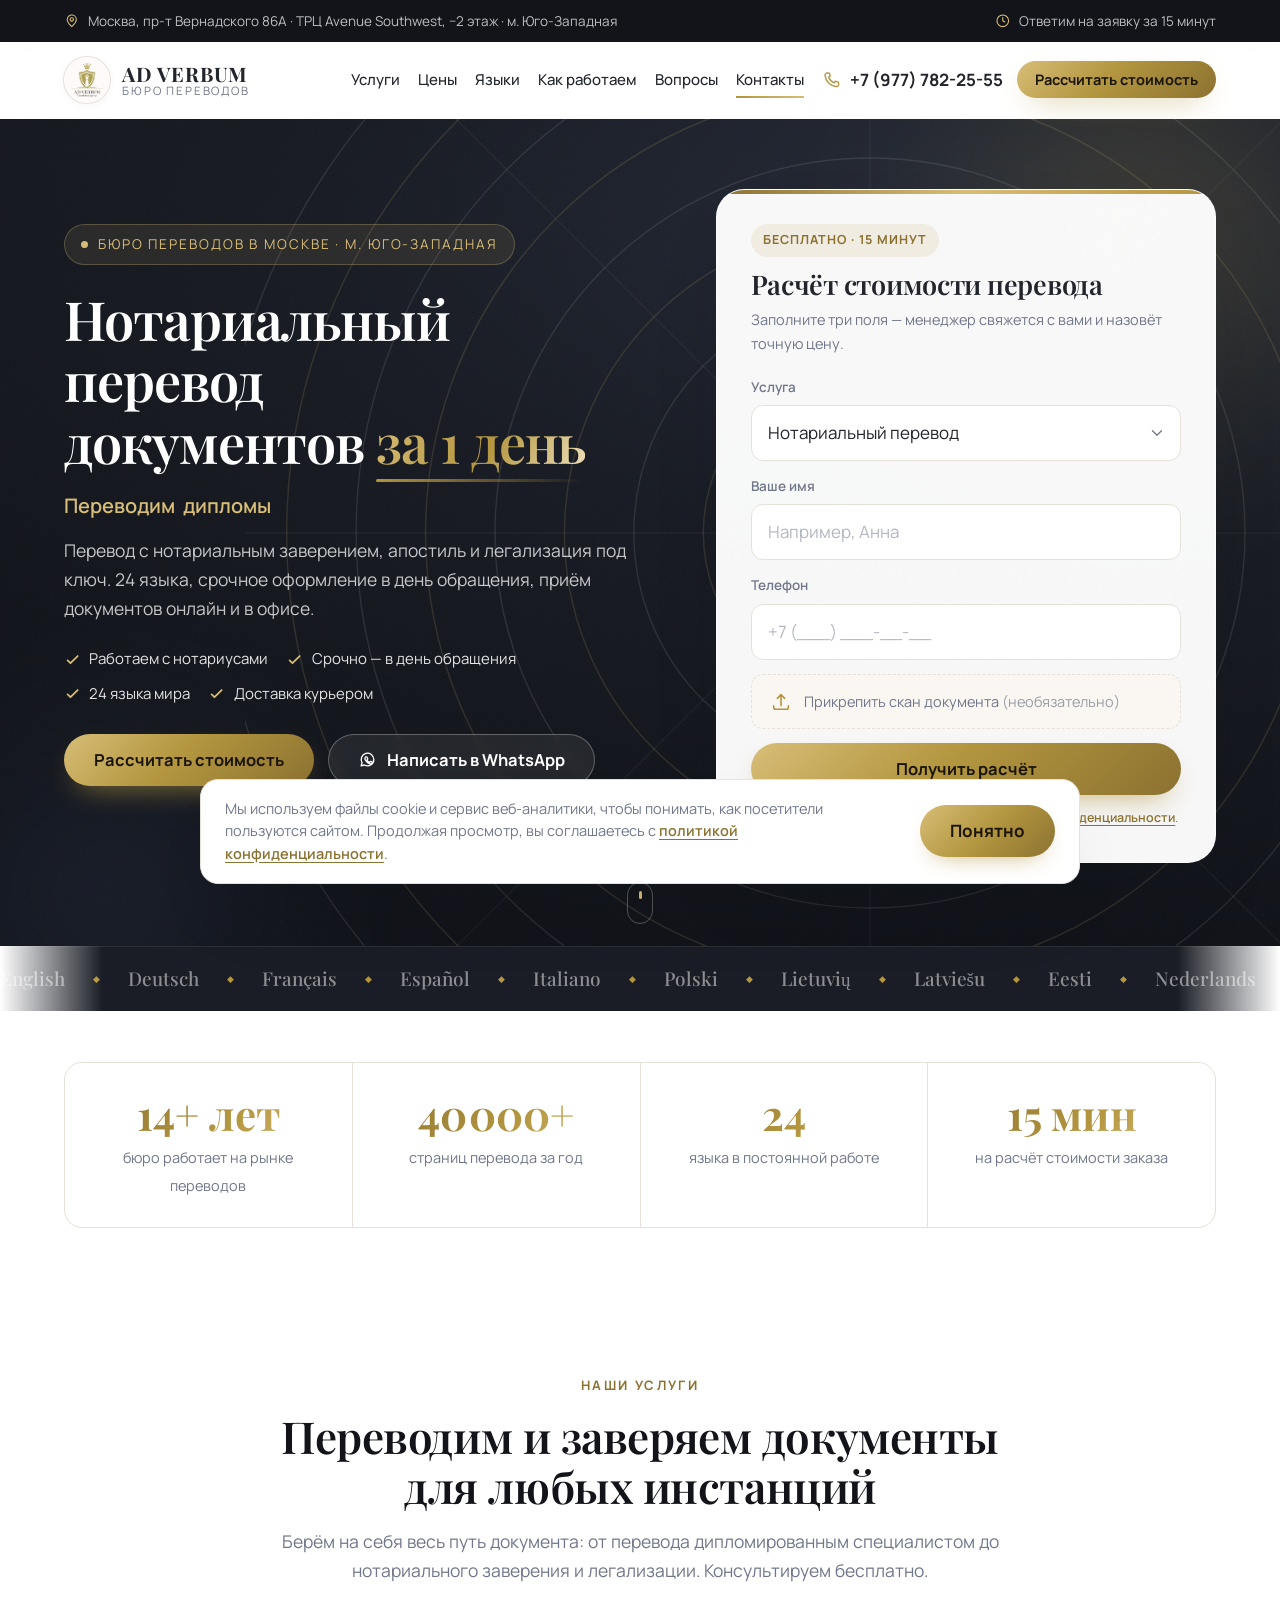
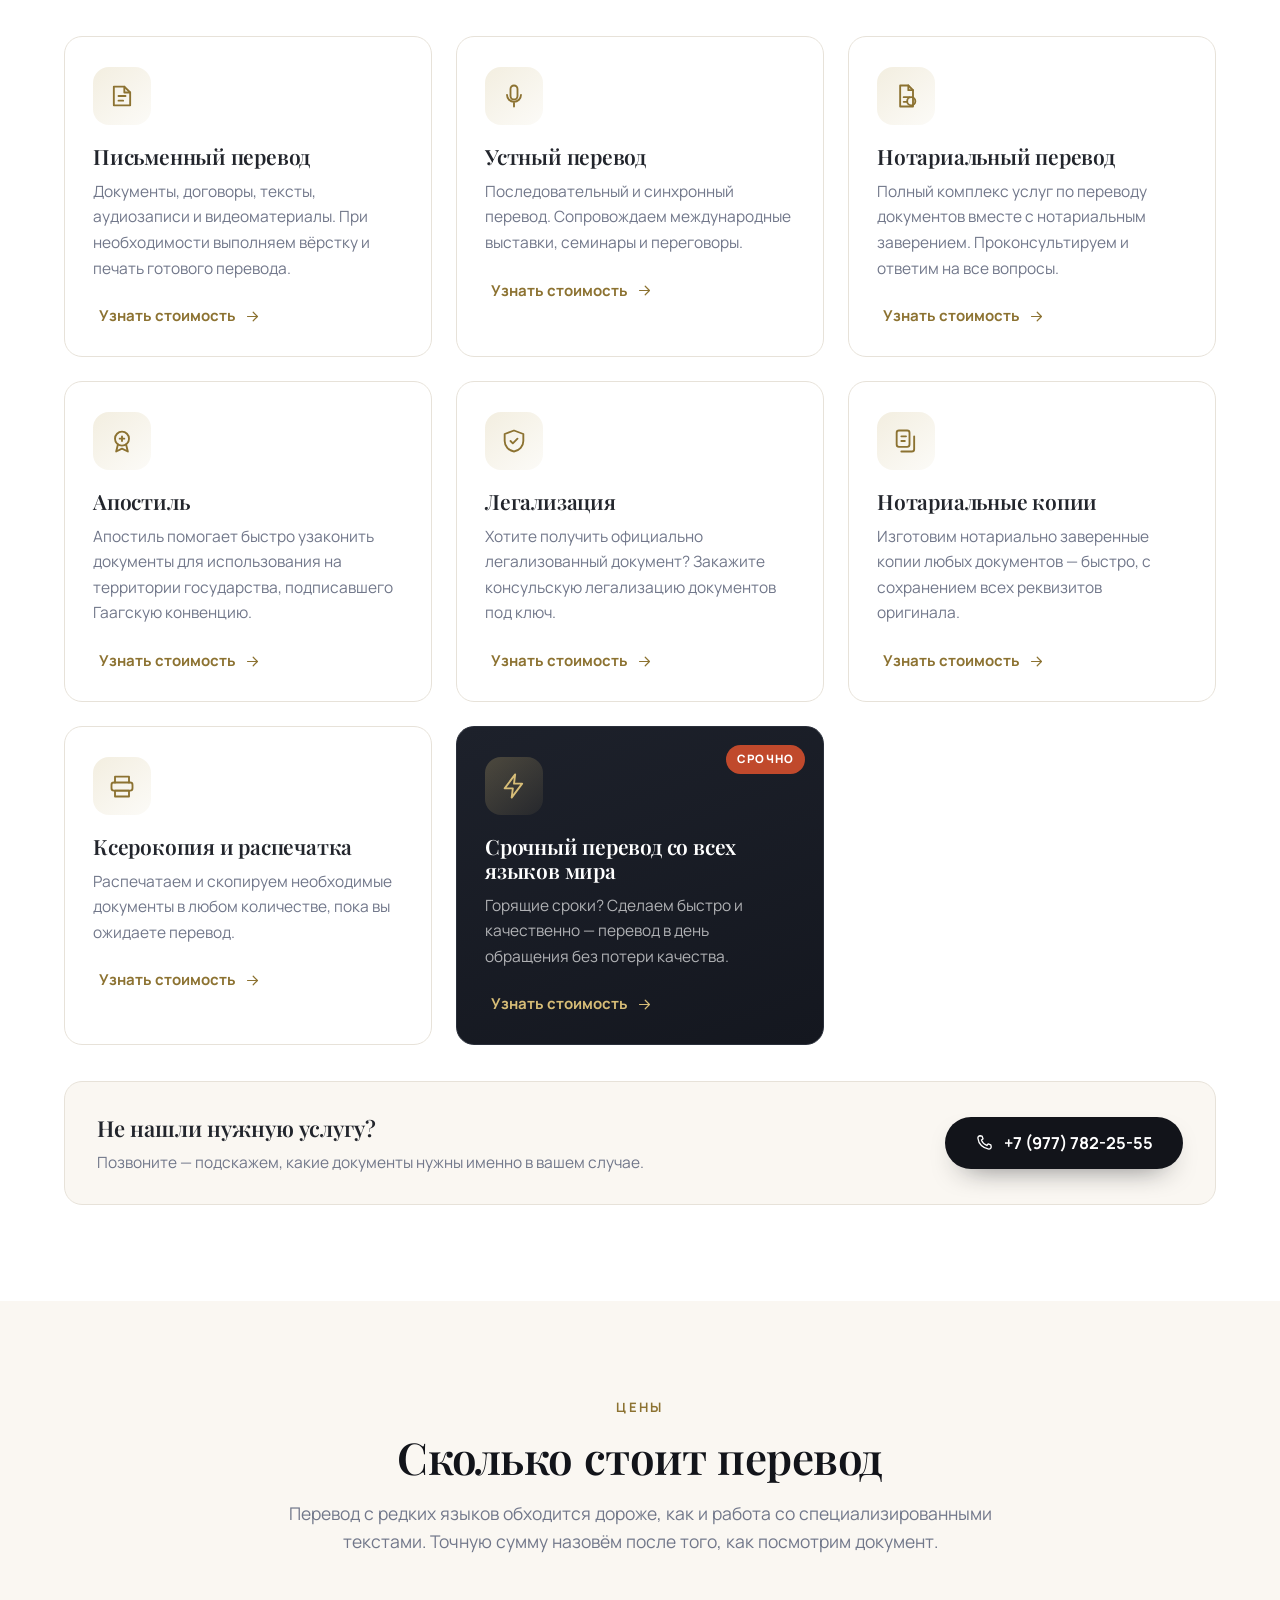
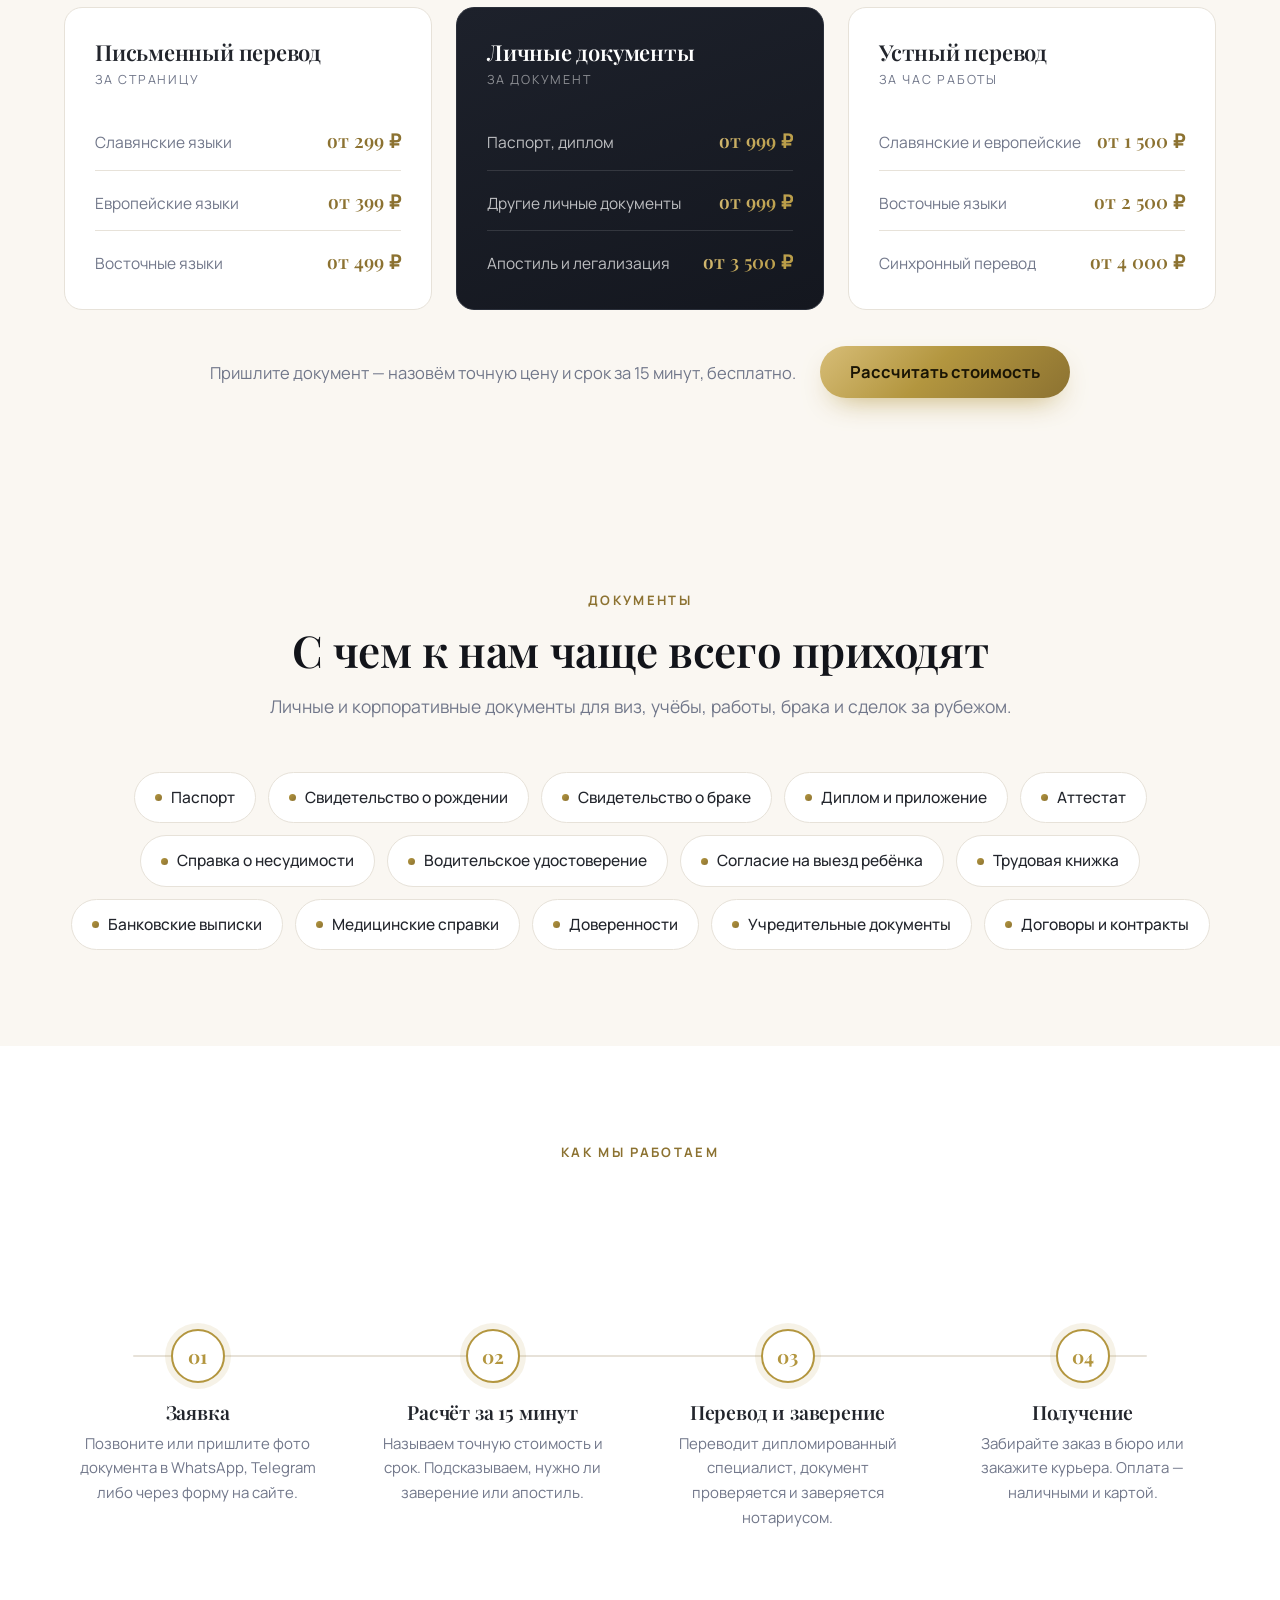
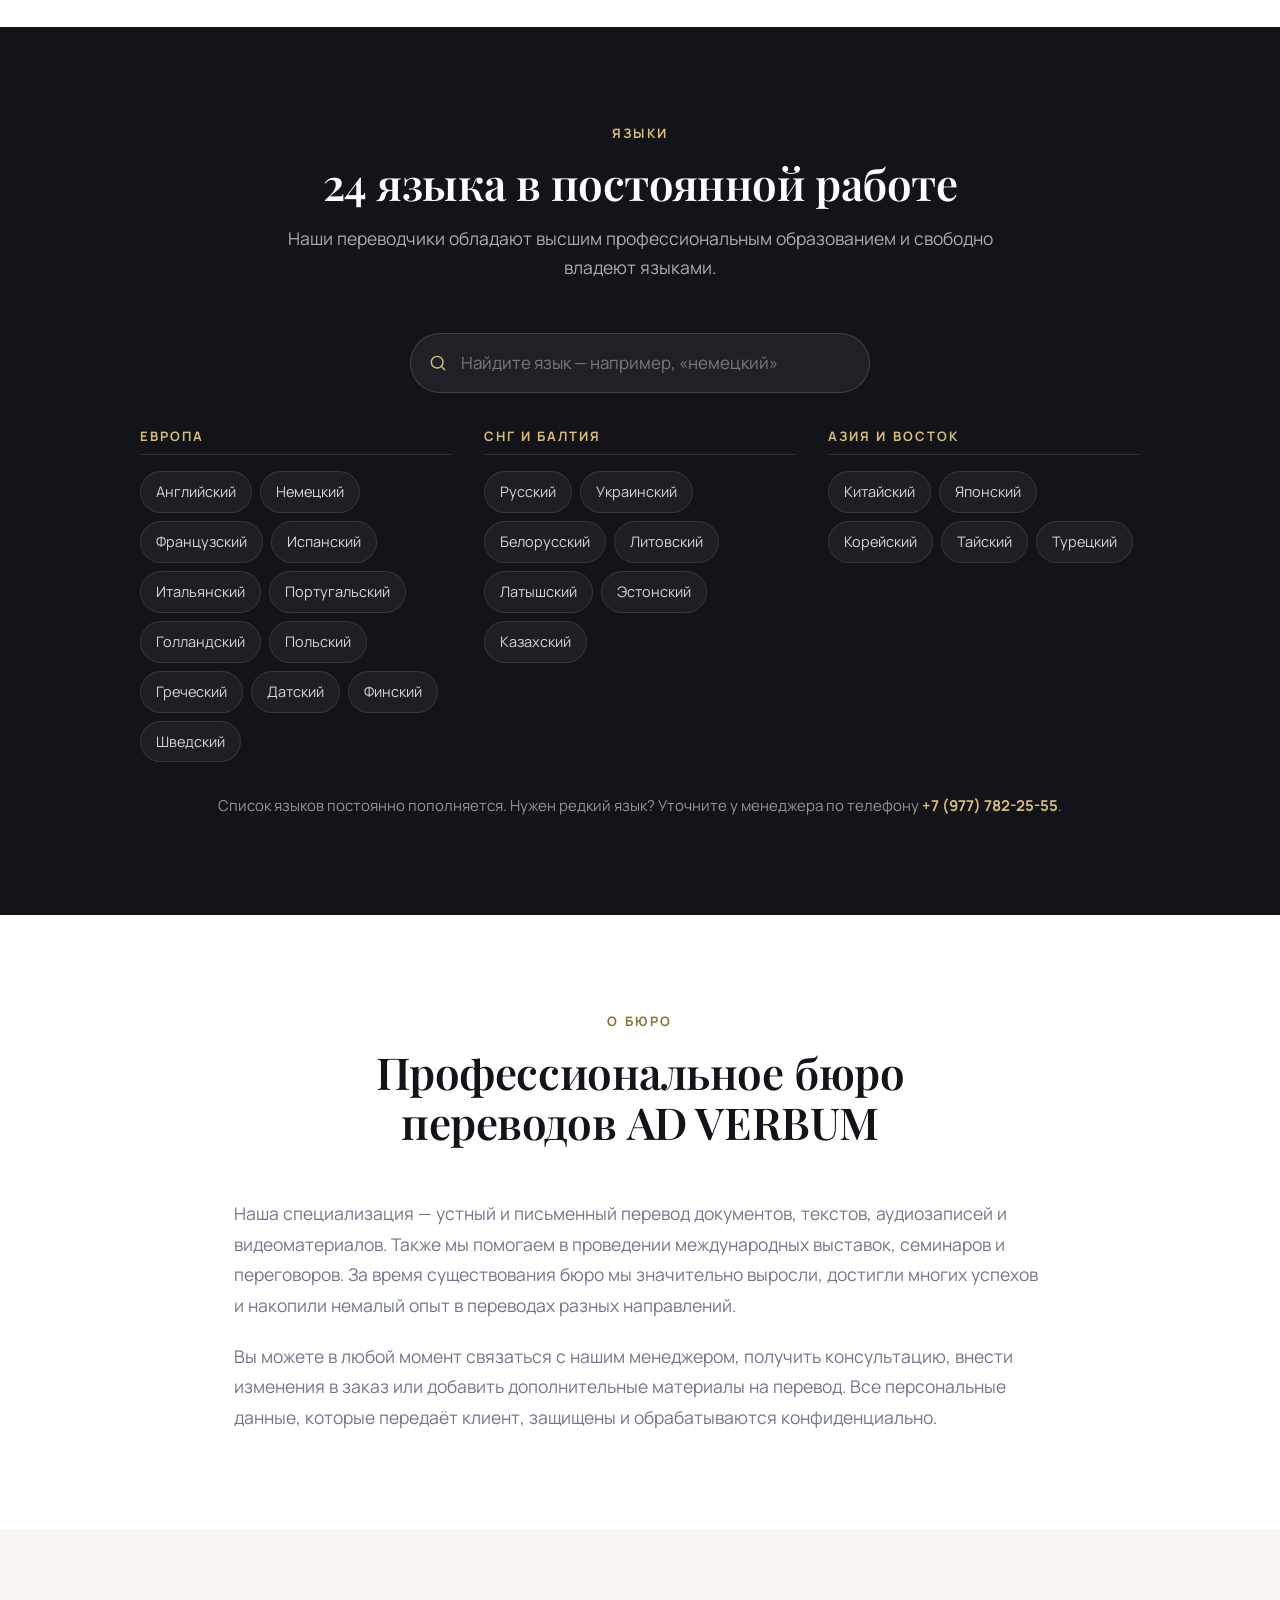
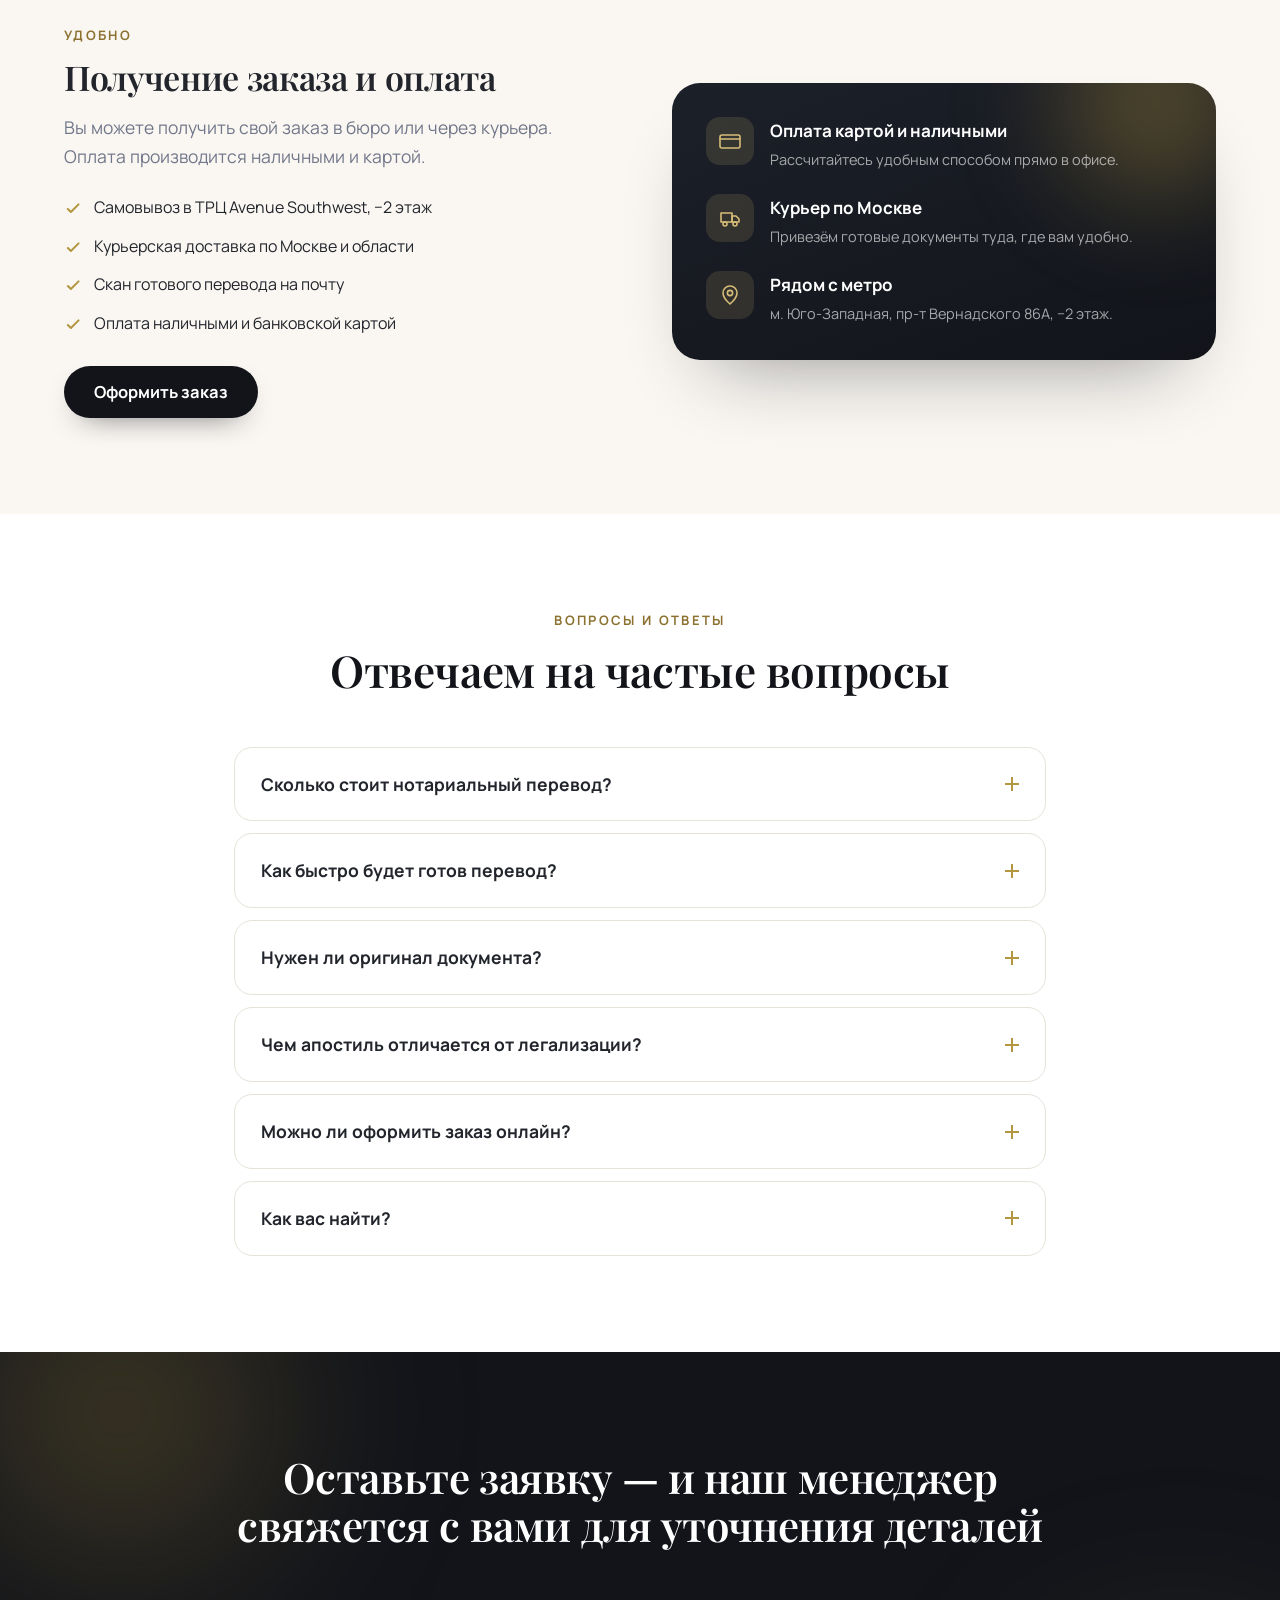
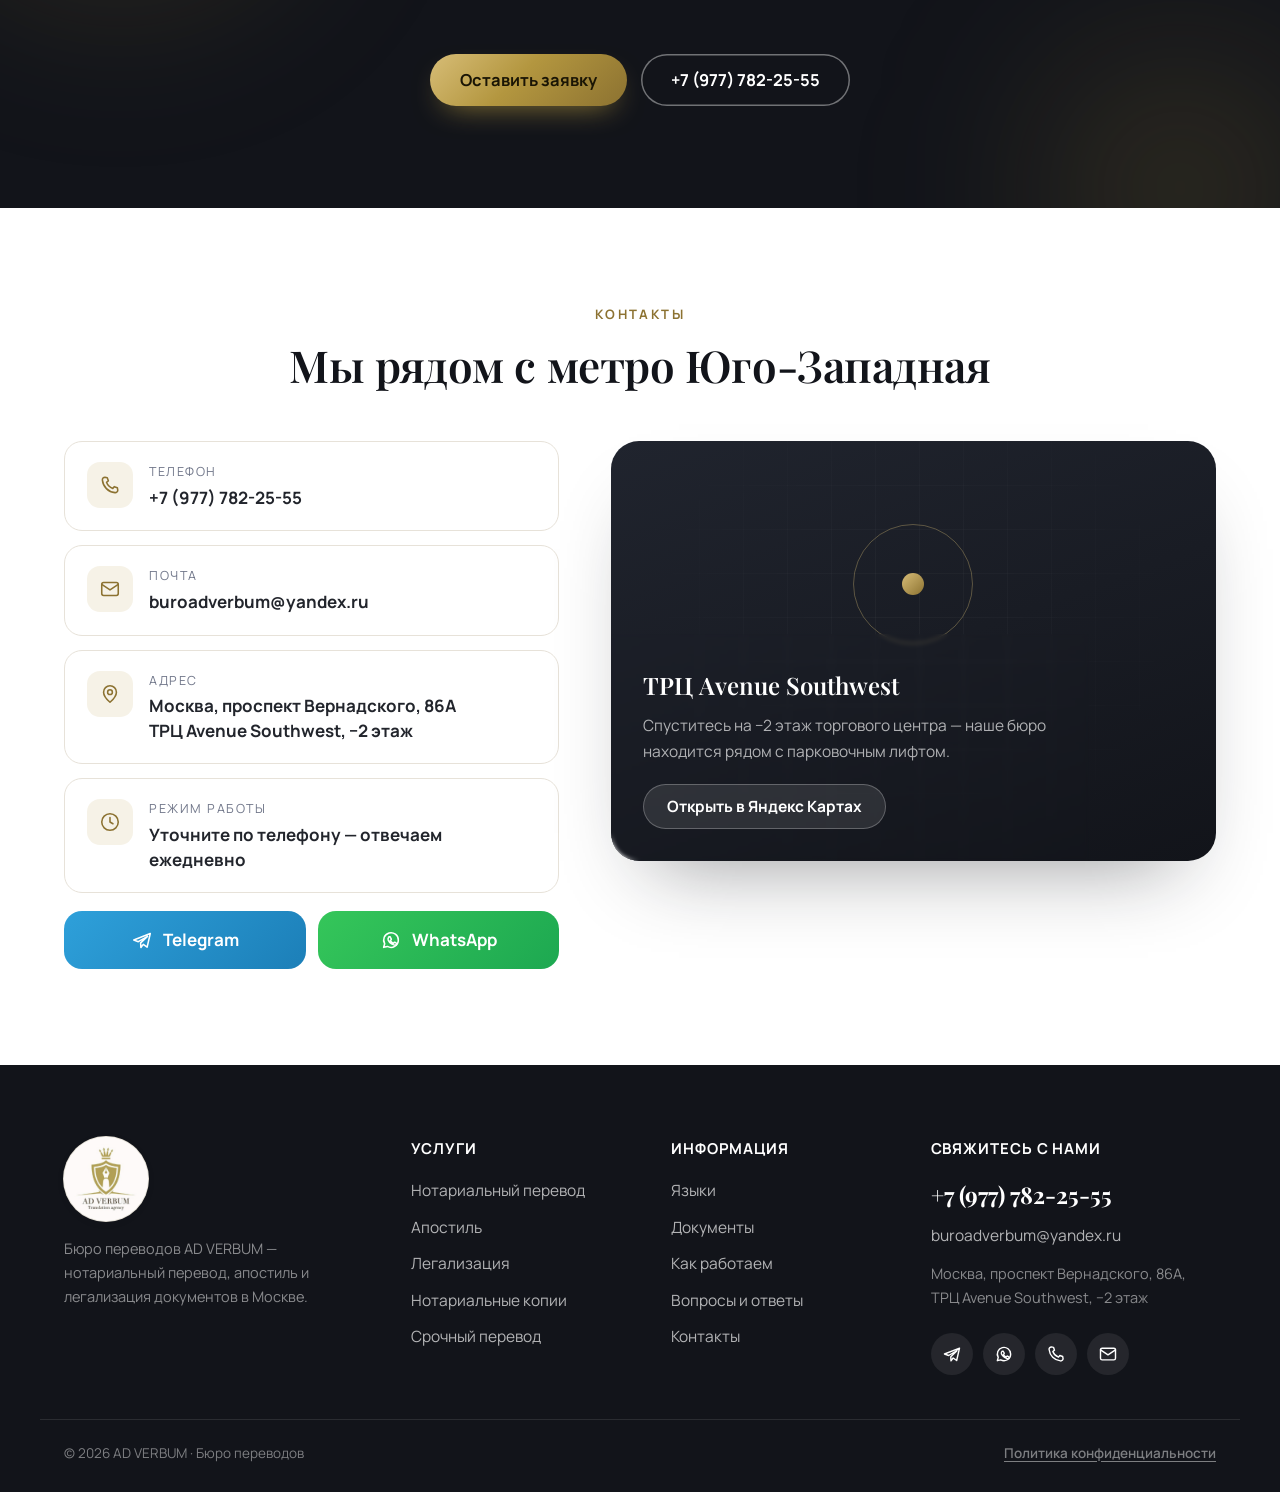
<file: index.html>
<!DOCTYPE html>
<html lang="ru">
<head>
<meta charset="utf-8">
<meta name="viewport" content="width=device-width, initial-scale=1, viewport-fit=cover">
<title>AD VERBUM — бюро переводов в Москве | Нотариальный перевод, апостиль, легализация</title>
<meta name="description" content="Бюро переводов AD VERBUM у метро Юго-Западная: нотариальный перевод документов, апостиль, легализация, нотариальные копии. 24 языка, срочный перевод в день обращения. Расчёт за 15 минут: +7 (977) 782-25-55.">
<meta name="theme-color" content="#14161a">
<link rel="canonical" href="https://adverbum.ru/">

<meta property="og:type" content="website">
<meta property="og:site_name" content="AD VERBUM">
<meta property="og:title" content="AD VERBUM — бюро переводов в Москве">
<meta property="og:description" content="Нотариальный перевод, апостиль и легализация документов. 24 языка, срочно — в день обращения. Москва, ТРЦ Avenue Southwest, м. Юго-Западная.">
<meta property="og:image" content="assets/logo.png">
<meta property="og:url" content="https://adverbum.ru/">

<link rel="icon" href="assets/favicon-32.png" sizes="32x32">
<link rel="icon" href="assets/favicon-64.png" sizes="64x64">
<link rel="apple-touch-icon" href="assets/apple-touch-icon.png">

<link rel="preload" as="image" href="assets/logo.png">
<link rel="preload" as="font" type="font/woff2" href="assets/fonts/manrope-cyrillic.woff2" crossorigin>
<link rel="preload" as="font" type="font/woff2" href="assets/fonts/playfair-cyrillic.woff2" crossorigin>
<link rel="stylesheet" href="css/style.css">

<script type="application/ld+json">
{
  "@context": "https://schema.org",
  "@type": "ProfessionalService",
  "name": "AD VERBUM — бюро переводов",
  "description": "Бюро переводов в Москве: нотариальный перевод документов, апостиль, легализация, нотариальные копии, срочный перевод.",
  "image": "https://adverbum.ru/assets/logo.png",
  "url": "https://adverbum.ru/",
  "telephone": "+7-977-782-25-55",
  "email": "buroadverbum@yandex.ru",
  "address": {
    "@type": "PostalAddress",
    "streetAddress": "проспект Вернадского, 86А, ТРЦ Avenue Southwest, −2 этаж",
    "addressLocality": "Москва",
    "addressCountry": "RU"
  },
  "areaServed": "Москва",
  "knowsLanguage": ["ru", "en", "de", "fr", "es", "it", "uk", "be", "lt", "et", "pl", "lv", "nl"]
}
</script>
</head>
<body>

<div class="scroll-progress" aria-hidden="true"><span id="scrollBar"></span></div>

<a class="skip-link" href="#main">Перейти к содержимому</a>

<!-- ============ ВЕРХНЯЯ ПОЛОСА ============ -->
<div class="topbar">
  <div class="container topbar__inner">
    <p class="topbar__item">
      <svg class="ic" aria-hidden="true" viewBox="0 0 24 24"><path d="M12 21s-7-6.1-7-11a7 7 0 1 1 14 0c0 4.9-7 11-7 11Z"/><circle cx="12" cy="10" r="2.6"/></svg>
      Москва, пр-т Вернадского 86А · ТРЦ Avenue Southwest, −2 этаж · м. Юго-Западная
    </p>
    <p class="topbar__item topbar__item--right">
      <svg class="ic" aria-hidden="true" viewBox="0 0 24 24"><path d="M12 7v5l3.2 1.9"/><circle cx="12" cy="12" r="9"/></svg>
      Ответим на заявку за 15 минут
    </p>
  </div>
</div>

<!-- ============ ШАПКА ============ -->
<header class="header" id="header">
  <div class="container header__inner">
    <a class="brand" href="#top" aria-label="AD VERBUM — на главную">
      <span class="brand__badge"><img src="assets/logo.png" alt="AD VERBUM, бюро переводов" width="420" height="420"></span>
      <span class="brand__text">
        <span class="brand__name">AD VERBUM</span>
        <span class="brand__tag">бюро переводов</span>
      </span>
    </a>

    <nav class="nav" id="nav" aria-label="Основная навигация">
      <a href="#services">Услуги</a>
      <a href="#prices">Цены</a>
      <a href="#languages">Языки</a>
      <a href="#process">Как работаем</a>
      <a href="#faq">Вопросы</a>
      <a href="#contacts">Контакты</a>
      <div class="nav__mobile-actions">
        <a class="btn btn--gold btn--block" href="tel:+79777822555">Позвонить</a>
      </div>
    </nav>

    <div class="header__actions">
      <a class="header__phone" href="tel:+79777822555">
        <svg class="ic" aria-hidden="true" viewBox="0 0 24 24"><path d="M6.5 3.5 9 4l1.2 3.4-2 1.6a11.5 11.5 0 0 0 6.8 6.8l1.6-2L20 15l.5 2.5c0 1.7-1.4 3-3.1 2.8C10 19.5 4.5 14 3.7 6.6 3.5 4.9 4.8 3.5 6.5 3.5Z"/></svg>
        +7 (977) 782-25-55
      </a>
      <button class="btn btn--gold btn--sm js-open-modal" type="button">Рассчитать стоимость</button>
      <button class="burger" id="burger" type="button" aria-label="Меню" aria-expanded="false" aria-controls="nav">
        <span></span><span></span><span></span>
      </button>
    </div>
  </div>
</header>

<main id="main">

<!-- ============ ПЕРВЫЙ ЭКРАН ============ -->
<section class="hero" id="top">
  <div class="hero__bg" aria-hidden="true">
    <svg class="hero__arcs" viewBox="0 0 900 900" preserveAspectRatio="xMidYMid slice">
      <g class="hero__arc-group">
        <circle cx="450" cy="450" r="120"/><circle cx="450" cy="450" r="170"/>
        <circle cx="450" cy="450" r="220"/><circle cx="450" cy="450" r="270"/>
        <circle cx="450" cy="450" r="320"/><circle cx="450" cy="450" r="370"/>
        <circle cx="450" cy="450" r="420"/><circle cx="450" cy="450" r="470"/>
      </g>
      <g class="hero__rays">
        <path d="M450 450 L450 0"/><path d="M450 450 L900 450"/><path d="M450 450 L450 900"/>
        <path d="M450 450 L0 450"/><path d="M450 450 L768 132"/><path d="M450 450 L132 768"/>
        <path d="M450 450 L768 768"/><path d="M450 450 L132 132"/>
      </g>
    </svg>
    <span class="hero__glow hero__glow--a"></span>
    <span class="hero__glow hero__glow--b"></span>
    <span class="hero__grain"></span>
  </div>

  <div class="container hero__inner">
    <div class="hero__content">
      <p class="hero__eyebrow" data-reveal>
        <span class="dot"></span> Бюро переводов в Москве · м. Юго-Западная
      </p>

      <h1 class="hero__title" data-reveal data-delay="60">
        <span class="hero__title-line">Нотариальный перевод</span>
        <span class="hero__title-line">документов <em>за 1 день</em></span>
      </h1>

      <p class="hero__rotator" data-reveal data-delay="120" aria-label="Переводим паспорта, дипломы, свидетельства, справки, договоры">
        Переводим
        <span class="rotator" id="rotator" aria-hidden="true">
          <span class="rotator__item is-active">паспорта</span>
          <span class="rotator__item">дипломы</span>
          <span class="rotator__item">свидетельства</span>
          <span class="rotator__item">справки о несудимости</span>
          <span class="rotator__item">договоры</span>
        </span>
      </p>

      <p class="hero__lead" data-reveal data-delay="160">
        Перевод с нотариальным заверением, апостиль и легализация под ключ.
        24 языка, срочное оформление в день обращения, приём документов онлайн и в офисе.
      </p>

      <ul class="hero__chips" data-reveal data-delay="220">
        <li><svg class="ic" aria-hidden="true" viewBox="0 0 24 24"><path d="m5 13 4 4 10-10"/></svg> Работаем с нотариусами</li>
        <li><svg class="ic" aria-hidden="true" viewBox="0 0 24 24"><path d="m5 13 4 4 10-10"/></svg> Срочно — в день обращения</li>
        <li><svg class="ic" aria-hidden="true" viewBox="0 0 24 24"><path d="m5 13 4 4 10-10"/></svg> 24 языка мира</li>
        <li><svg class="ic" aria-hidden="true" viewBox="0 0 24 24"><path d="m5 13 4 4 10-10"/></svg> Доставка курьером</li>
      </ul>

      <div class="hero__cta" data-reveal data-delay="280">
        <a class="btn btn--gold btn--lg btn--magnetic" href="#lead-form">Рассчитать стоимость</a>
        <a class="btn btn--ghost btn--lg" href="https://wa.me/79777822555" target="_blank" rel="noopener">
          <svg class="ic" aria-hidden="true" viewBox="0 0 24 24"><path d="M20 12a8 8 0 0 1-11.9 7L4 20l1.1-3.9A8 8 0 1 1 20 12Z"/><path d="M9.2 9.3c.3-.7.6-.7.9-.7h.7c.2 0 .5 0 .7.6l.8 1.9c0 .3 0 .5-.2.7l-.5.5c-.2.2-.3.4-.1.7a6 6 0 0 0 2.7 2.4c.3.1.5 0 .7-.1l.6-.7c.2-.2.4-.2.6-.1l1.8.9c.3.1.4.3.4.5 0 .9-.7 1.7-1.6 1.8-.6 0-1.4 0-4.1-1.5a9 9 0 0 1-3.6-4.1c-.3-.9-.3-1.9.2-2.8Z"/></svg>
          Написать в WhatsApp
        </a>
      </div>

      <p class="hero__note" data-reveal data-delay="320">
        Пришлите фото или скан документа — назовём точную цену и срок за 15 минут.
      </p>
    </div>

    <!-- Форма-квиз первого экрана -->
    <aside class="hero__form" id="lead-form" data-reveal="right" data-delay="120">
      <div class="lead">
        <div class="lead__head">
          <span class="lead__badge">Бесплатно · 15 минут</span>
          <h2 class="lead__title">Расчёт стоимости перевода</h2>
          <p class="lead__sub">Заполните три поля — менеджер свяжется с вами и назовёт точную цену.</p>
        </div>

        <form class="form js-lead-form" novalidate>
          <div class="field">
            <label for="lf-service">Услуга</label>
            <div class="select">
              <select id="lf-service" name="service">
                <option>Нотариальный перевод</option>
                <option>Апостиль</option>
                <option>Легализация</option>
                <option>Нотариальные копии</option>
                <option>Срочный перевод</option>
                <option>Ксерокопия и распечатка</option>
                <option>Другое / не знаю</option>
              </select>
              <svg class="ic select__ic" aria-hidden="true" viewBox="0 0 24 24"><path d="m6 9 6 6 6-6"/></svg>
            </div>
          </div>

          <div class="field">
            <label for="lf-name">Ваше имя</label>
            <input id="lf-name" name="name" type="text" autocomplete="name" placeholder="Например, Анна" required>
            <span class="field__error">Пожалуйста, представьтесь</span>
          </div>

          <div class="field">
            <label for="lf-phone">Телефон</label>
            <input id="lf-phone" name="phone" type="tel" inputmode="tel" autocomplete="tel" placeholder="+7 (___) ___-__-__" required>
            <span class="field__error">Введите корректный номер телефона</span>
          </div>

          <label class="dropzone js-dropzone" for="lf-file">
            <input id="lf-file" name="file" type="file" accept="image/*,.pdf,.doc,.docx" multiple hidden>
            <svg class="ic" aria-hidden="true" viewBox="0 0 24 24"><path d="M12 16V4m0 0L8 8m4-4 4 4"/><path d="M4 16v2a2 2 0 0 0 2 2h12a2 2 0 0 0 2-2v-2"/></svg>
            <span class="dropzone__text">Прикрепить скан документа <i>(необязательно)</i></span>
          </label>

          <button class="btn btn--gold btn--block btn--lg js-submit" type="submit">
            <span class="btn__label">Получить расчёт</span>
            <span class="btn__spinner" aria-hidden="true"></span>
          </button>

          <p class="form__policy">
            Нажимая кнопку, вы соглашаетесь с
            <a class="link" href="privacy.html" target="_blank" rel="noopener">политикой конфиденциальности</a>.
          </p>

          <div class="form__success" hidden>
            <svg class="check" viewBox="0 0 52 52" aria-hidden="true"><circle cx="26" cy="26" r="24"/><path d="m14 27 8 8 16-16"/></svg>
            <p class="form__success-title">Заявка отправлена</p>
            <p class="form__success-text">Менеджер свяжется с вами в течение 15 минут в рабочее время.</p>
          </div>
        </form>
      </div>
    </aside>
  </div>

  <a class="hero__scroll" href="#services" aria-label="К услугам"><span></span></a>
</section>

<!-- ============ ЛЕНТА ЯЗЫКОВ ============ -->
<div class="marquee" aria-hidden="true">
  <div class="marquee__track" id="marqueeTrack">
    <span>English</span><span class="sep">◆</span>
    <span>Deutsch</span><span class="sep">◆</span>
    <span>Français</span><span class="sep">◆</span>
    <span>Español</span><span class="sep">◆</span>
    <span>Italiano</span><span class="sep">◆</span>
    <span>Polski</span><span class="sep">◆</span>
    <span>Lietuvių</span><span class="sep">◆</span>
    <span>Latviešu</span><span class="sep">◆</span>
    <span>Eesti</span><span class="sep">◆</span>
    <span>Nederlands</span><span class="sep">◆</span>
    <span>Українська</span><span class="sep">◆</span>
    <span>Беларуская</span><span class="sep">◆</span>
    <span>中文</span><span class="sep">◆</span>
    <span>العربية</span><span class="sep">◆</span>
    <span>Türkçe</span><span class="sep">◆</span>
    <span>日本語</span><span class="sep">◆</span>
  </div>
</div>

<!-- ============ ПРЕИМУЩЕСТВА / ЦИФРЫ ============ -->
<section class="section section--tight stats-section">
  <div class="container">
    <div class="stats">
      <div class="stat" data-reveal>
        <span class="stat__num"><span class="js-count" data-count="14">0</span>+ лет</span>
        <span class="stat__label">бюро работает на рынке переводов</span>
      </div>
      <div class="stat" data-reveal data-delay="80">
        <span class="stat__num"><span class="js-count" data-count="40000">0</span>+</span>
        <span class="stat__label">страниц перевода за год</span>
      </div>
      <div class="stat" data-reveal data-delay="160">
        <span class="stat__num"><span class="js-count" data-count="24">0</span></span>
        <span class="stat__label">языка в постоянной работе</span>
      </div>
      <div class="stat" data-reveal data-delay="240">
        <span class="stat__num"><span class="js-count" data-count="15">0</span> мин</span>
        <span class="stat__label">на расчёт стоимости заказа</span>
      </div>
    </div>
  </div>
</section>

<!-- ============ УСЛУГИ ============ -->
<section class="section" id="services">
  <div class="container">
    <header class="section__head">
      <p class="section__eyebrow" data-reveal>Наши услуги</p>
      <h2 class="section__title" data-reveal data-delay="60">Переводим и заверяем документы <br> для любых инстанций</h2>
      <p class="section__lead" data-reveal data-delay="120">
        Берём на себя весь путь документа: от перевода дипломированным специалистом
        до нотариального заверения и легализации. Консультируем бесплатно.
      </p>
    </header>

    <div class="cards">
      <article class="card js-tilt" data-reveal>
        <span class="card__icon">
          <svg viewBox="0 0 24 24" aria-hidden="true"><path d="M5 4h9l5 5v11H5z"/><path d="M14 4v5h5"/><path d="M9 12h6M9 16h4"/></svg>
        </span>
        <h3 class="card__title">Письменный перевод</h3>
        <p class="card__text">
          Документы, договоры, тексты, аудиозаписи и видеоматериалы. При необходимости
          выполняем вёрстку и печать готового перевода.
        </p>
        <button class="card__link js-open-modal" type="button" data-service="Письменный перевод">
          Узнать стоимость <svg class="ic" aria-hidden="true" viewBox="0 0 24 24"><path d="M5 12h14m-6-6 6 6-6 6"/></svg>
        </button>
      </article>

      <article class="card js-tilt" data-reveal data-delay="80">
        <span class="card__icon">
          <svg viewBox="0 0 24 24" aria-hidden="true"><path d="M12 15a3 3 0 0 0 3-3V6a3 3 0 0 0-6 0v6a3 3 0 0 0 3 3Z"/><path d="M6 11a6 6 0 0 0 12 0M12 18v3"/></svg>
        </span>
        <h3 class="card__title">Устный перевод</h3>
        <p class="card__text">
          Последовательный и синхронный перевод. Сопровождаем международные выставки,
          семинары и переговоры.
        </p>
        <button class="card__link js-open-modal" type="button" data-service="Устный перевод">
          Узнать стоимость <svg class="ic" aria-hidden="true" viewBox="0 0 24 24"><path d="M5 12h14m-6-6 6 6-6 6"/></svg>
        </button>
      </article>

      <article class="card js-tilt" data-reveal data-delay="160">
        <span class="card__icon">
          <svg viewBox="0 0 24 24" aria-hidden="true"><path d="M7 3h7l4 4v14H7z"/><path d="M14 3v4h4"/><path d="M10 13h5M10 17h3"/><circle cx="16.5" cy="16.5" r="3.5" fill="none"/></svg>
        </span>
        <h3 class="card__title">Нотариальный перевод</h3>
        <p class="card__text">
          Полный комплекс услуг по переводу документов вместе с нотариальным заверением.
          Проконсультируем и ответим на все вопросы.
        </p>
        <button class="card__link js-open-modal" type="button" data-service="Нотариальный перевод">
          Узнать стоимость <svg class="ic" aria-hidden="true" viewBox="0 0 24 24"><path d="M5 12h14m-6-6 6 6-6 6"/></svg>
        </button>
      </article>

      <article class="card js-tilt" data-reveal>
        <span class="card__icon">
          <svg viewBox="0 0 24 24" aria-hidden="true"><circle cx="12" cy="10" r="6"/><path d="m8.5 15-1.5 6 5-2.5 5 2.5-1.5-6"/><path d="M10 10h4M12 8v4"/></svg>
        </span>
        <h3 class="card__title">Апостиль</h3>
        <p class="card__text">
          Апостиль помогает быстро узаконить документы для использования на территории
          государства, подписавшего Гаагскую конвенцию.
        </p>
        <button class="card__link js-open-modal" type="button" data-service="Апостиль">
          Узнать стоимость <svg class="ic" aria-hidden="true" viewBox="0 0 24 24"><path d="M5 12h14m-6-6 6 6-6 6"/></svg>
        </button>
      </article>

      <article class="card js-tilt" data-reveal data-delay="80">
        <span class="card__icon">
          <svg viewBox="0 0 24 24" aria-hidden="true"><path d="M12 3 4 6v6c0 4.4 3.4 8.3 8 9 4.6-.7 8-4.6 8-9V6z"/><path d="m9 12 2 2 4-4"/></svg>
        </span>
        <h3 class="card__title">Легализация</h3>
        <p class="card__text">
          Хотите получить официально легализованный документ? Закажите консульскую
          легализацию документов под ключ.
        </p>
        <button class="card__link js-open-modal" type="button" data-service="Легализация">
          Узнать стоимость <svg class="ic" aria-hidden="true" viewBox="0 0 24 24"><path d="M5 12h14m-6-6 6 6-6 6"/></svg>
        </button>
      </article>

      <article class="card js-tilt" data-reveal data-delay="160">
        <span class="card__icon">
          <svg viewBox="0 0 24 24" aria-hidden="true"><rect x="4" y="3" width="11" height="14" rx="2"/><path d="M8 21h9a2 2 0 0 0 2-2V8"/><path d="M8 8h4M8 12h3"/></svg>
        </span>
        <h3 class="card__title">Нотариальные копии</h3>
        <p class="card__text">
          Изготовим нотариально заверенные копии любых документов — быстро, с сохранением
          всех реквизитов оригинала.
        </p>
        <button class="card__link js-open-modal" type="button" data-service="Нотариальные копии">
          Узнать стоимость <svg class="ic" aria-hidden="true" viewBox="0 0 24 24"><path d="M5 12h14m-6-6 6 6-6 6"/></svg>
        </button>
      </article>

      <article class="card js-tilt" data-reveal>
        <span class="card__icon">
          <svg viewBox="0 0 24 24" aria-hidden="true"><path d="M6 9V4h12v5"/><rect x="3" y="9" width="18" height="7" rx="2"/><path d="M6 16h12v5H6z"/></svg>
        </span>
        <h3 class="card__title">Ксерокопия и распечатка</h3>
        <p class="card__text">
          Распечатаем и скопируем необходимые документы в любом количестве, пока вы
          ожидаете перевод.
        </p>
        <button class="card__link js-open-modal" type="button" data-service="Ксерокопия и распечатка">
          Узнать стоимость <svg class="ic" aria-hidden="true" viewBox="0 0 24 24"><path d="M5 12h14m-6-6 6 6-6 6"/></svg>
        </button>
      </article>

      <article class="card card--accent js-tilt" data-reveal data-delay="160">
        <span class="card__badge">Срочно</span>
        <span class="card__icon">
          <svg viewBox="0 0 24 24" aria-hidden="true"><path d="M13 2 4 14h7l-1 8 9-12h-7z"/></svg>
        </span>
        <h3 class="card__title">Срочный перевод со всех языков мира</h3>
        <p class="card__text">
          Горящие сроки? Сделаем быстро и качественно — перевод в день обращения
          без потери качества.
        </p>
        <button class="card__link js-open-modal" type="button" data-service="Срочный перевод">
          Узнать стоимость <svg class="ic" aria-hidden="true" viewBox="0 0 24 24"><path d="M5 12h14m-6-6 6 6-6 6"/></svg>
        </button>
      </article>
    </div>

    <div class="services__cta" data-reveal>
      <div>
        <p class="services__cta-title">Не нашли нужную услугу?</p>
        <p class="services__cta-text">Позвоните — подскажем, какие документы нужны именно в вашем случае.</p>
      </div>
      <a class="btn btn--dark btn--lg" href="tel:+79777822555">
        <svg class="ic" aria-hidden="true" viewBox="0 0 24 24"><path d="M6.5 3.5 9 4l1.2 3.4-2 1.6a11.5 11.5 0 0 0 6.8 6.8l1.6-2L20 15l.5 2.5c0 1.7-1.4 3-3.1 2.8C10 19.5 4.5 14 3.7 6.6 3.5 4.9 4.8 3.5 6.5 3.5Z"/></svg>
        +7 (977) 782-25-55
      </a>
    </div>
  </div>
</section>

<!-- ============ ЦЕНЫ ============ -->
<section class="section section--cream" id="prices">
  <div class="container">
    <header class="section__head">
      <p class="section__eyebrow" data-reveal>Цены</p>
      <h2 class="section__title" data-reveal data-delay="60">Сколько стоит перевод</h2>
      <p class="section__lead" data-reveal data-delay="120">
        Перевод с редких языков обходится дороже, как и работа со специализированными
        текстами. Точную сумму назовём после того, как посмотрим документ.
      </p>
    </header>

    <div class="pricing">
      <article class="pricing__card" data-reveal>
        <h3 class="pricing__title">Письменный перевод</h3>
        <p class="pricing__note">за страницу</p>
        <ul class="pricing__list">
          <li><span>Славянские языки</span><b>от 299 ₽</b></li>
          <li><span>Европейские языки</span><b>от 399 ₽</b></li>
          <li><span>Восточные языки</span><b>от 499 ₽</b></li>
        </ul>
      </article>

      <article class="pricing__card pricing__card--accent" data-reveal data-delay="80">
        <h3 class="pricing__title">Личные документы</h3>
        <p class="pricing__note">за документ</p>
        <ul class="pricing__list">
          <li><span>Паспорт, диплом</span><b>от 999 ₽</b></li>
          <li><span>Другие личные документы</span><b>от 999 ₽</b></li>
          <li><span>Апостиль и легализация</span><b>от 3 500 ₽</b></li>
        </ul>
      </article>

      <article class="pricing__card" data-reveal data-delay="160">
        <h3 class="pricing__title">Устный перевод</h3>
        <p class="pricing__note">за час работы</p>
        <ul class="pricing__list">
          <li><span>Славянские и европейские</span><b>от 1 500 ₽</b></li>
          <li><span>Восточные языки</span><b>от 2 500 ₽</b></li>
          <li><span>Синхронный перевод</span><b>от 4 000 ₽</b></li>
        </ul>
      </article>
    </div>

    <div class="pricing__cta" data-reveal>
      <p>Пришлите документ — назовём точную цену и срок за 15 минут, бесплатно.</p>
      <button class="btn btn--gold btn--lg js-open-modal" type="button">Рассчитать стоимость</button>
    </div>
  </div>
</section>

<!-- ============ ДОКУМЕНТЫ ============ -->
<section class="section section--cream" id="documents">
  <div class="container">
    <header class="section__head">
      <p class="section__eyebrow" data-reveal>Документы</p>
      <h2 class="section__title" data-reveal data-delay="60">С чем к нам чаще всего приходят</h2>
      <p class="section__lead" data-reveal data-delay="120">
        Личные и корпоративные документы для виз, учёбы, работы, брака и сделок за рубежом.
      </p>
    </header>

    <ul class="docs">
      <li data-reveal><span>Паспорт</span></li>
      <li data-reveal data-delay="40"><span>Свидетельство о рождении</span></li>
      <li data-reveal data-delay="80"><span>Свидетельство о браке</span></li>
      <li data-reveal data-delay="120"><span>Диплом и приложение</span></li>
      <li data-reveal data-delay="160"><span>Аттестат</span></li>
      <li data-reveal data-delay="200"><span>Справка о несудимости</span></li>
      <li data-reveal><span>Водительское удостоверение</span></li>
      <li data-reveal data-delay="40"><span>Согласие на выезд ребёнка</span></li>
      <li data-reveal data-delay="80"><span>Трудовая книжка</span></li>
      <li data-reveal data-delay="120"><span>Банковские выписки</span></li>
      <li data-reveal data-delay="160"><span>Медицинские справки</span></li>
      <li data-reveal data-delay="200"><span>Доверенности</span></li>
      <li data-reveal><span>Учредительные документы</span></li>
      <li data-reveal data-delay="40"><span>Договоры и контракты</span></li>
    </ul>
  </div>
</section>

<!-- ============ КАК РАБОТАЕМ ============ -->
<section class="section" id="process">
  <div class="container">
    <header class="section__head">
      <p class="section__eyebrow" data-reveal>Как мы работаем</p>
      <h2 class="section__title" data-reveal data-delay="60">Четыре шага до готового документа</h2>
    </header>

    <ol class="steps" id="steps">
      <li class="step" data-reveal>
        <span class="step__num">01</span>
        <h3 class="step__title">Заявка</h3>
        <p class="step__text">Позвоните или пришлите фото документа в WhatsApp, Telegram либо через форму на сайте.</p>
      </li>
      <li class="step" data-reveal data-delay="100">
        <span class="step__num">02</span>
        <h3 class="step__title">Расчёт за 15 минут</h3>
        <p class="step__text">Называем точную стоимость и срок. Подсказываем, нужно ли заверение или апостиль.</p>
      </li>
      <li class="step" data-reveal data-delay="200">
        <span class="step__num">03</span>
        <h3 class="step__title">Перевод и заверение</h3>
        <p class="step__text">Переводит дипломированный специалист, документ проверяется и заверяется нотариусом.</p>
      </li>
      <li class="step" data-reveal data-delay="300">
        <span class="step__num">04</span>
        <h3 class="step__title">Получение</h3>
        <p class="step__text">Забирайте заказ в бюро или закажите курьера. Оплата — наличными и картой.</p>
      </li>
      <span class="steps__line" aria-hidden="true"><i id="stepsLine"></i></span>
    </ol>
  </div>
</section>

<!-- ============ ЯЗЫКИ ============ -->
<section class="section section--dark" id="languages">
  <div class="container">
    <header class="section__head section__head--light">
      <p class="section__eyebrow" data-reveal>Языки</p>
      <h2 class="section__title" data-reveal data-delay="60">24 языка в постоянной работе</h2>
      <p class="section__lead" data-reveal data-delay="120">
        Наши переводчики обладают высшим профессиональным образованием и свободно владеют языками.
      </p>
    </header>

    <div class="langs" data-reveal data-delay="160">
      <div class="langs__search">
        <svg class="ic" aria-hidden="true" viewBox="0 0 24 24"><circle cx="11" cy="11" r="7"/><path d="m20 20-3.5-3.5"/></svg>
        <input type="search" id="langSearch" placeholder="Найдите язык — например, «немецкий»" aria-label="Поиск языка">
      </div>

      <div class="langs__groups" id="langGroups">
        <div class="langs__group">
          <h3 class="langs__group-title">Европа</h3>
          <ul class="langs__list">
            <li>Английский</li><li>Немецкий</li><li>Французский</li><li>Испанский</li>
            <li>Итальянский</li><li>Португальский</li><li>Голландский</li><li>Польский</li>
            <li>Греческий</li><li>Датский</li><li>Финский</li><li>Шведский</li>
          </ul>
        </div>
        <div class="langs__group">
          <h3 class="langs__group-title">СНГ и Балтия</h3>
          <ul class="langs__list">
            <li>Русский</li><li>Украинский</li><li>Белорусский</li>
            <li>Литовский</li><li>Латышский</li><li>Эстонский</li><li>Казахский</li>
          </ul>
        </div>
        <div class="langs__group">
          <h3 class="langs__group-title">Азия и Восток</h3>
          <ul class="langs__list">
            <li>Китайский</li><li>Японский</li><li>Корейский</li>
            <li>Тайский</li><li>Турецкий</li>
          </ul>
        </div>
      </div>

      <p class="langs__empty" id="langEmpty" hidden>
        Этого языка нет в постоянном списке — позвоните, мы подберём переводчика под вашу задачу.
      </p>

      <p class="langs__note">
        Список языков постоянно пополняется. Нужен редкий язык? Уточните у менеджера по телефону
        <a href="tel:+79777822555">+7 (977) 782-25-55</a>.
      </p>
    </div>
  </div>
</section>

<!-- ============ О БЮРО ============ -->
<section class="section" id="about">
  <div class="container container--narrow">
    <header class="section__head">
      <p class="section__eyebrow" data-reveal>О бюро</p>
      <h2 class="section__title" data-reveal data-delay="60">Профессиональное бюро<br>переводов AD VERBUM</h2>
    </header>

    <div class="about" data-reveal data-delay="120">
      <p>
        Наша специализация — устный и письменный перевод документов, текстов, аудиозаписей
        и видеоматериалов. Также мы помогаем в проведении международных выставок, семинаров
        и переговоров. За время существования бюро мы значительно выросли, достигли многих
        успехов и накопили немалый опыт в переводах разных направлений.
      </p>
      <p>
        Вы можете в любой момент связаться с нашим менеджером, получить консультацию, внести
        изменения в заказ или добавить дополнительные материалы на перевод. Все персональные
        данные, которые передаёт клиент, защищены и обрабатываются конфиденциально.
      </p>
    </div>
  </div>
</section>

<!-- ============ ДОСТАВКА И ОПЛАТА ============ -->
<section class="section section--cream">
  <div class="container">
    <div class="split">
      <div class="split__col" data-reveal>
        <p class="section__eyebrow">Удобно</p>
        <h2 class="section__title section__title--sm">Получение заказа и оплата</h2>
        <p class="section__lead">
          Вы можете получить свой заказ в бюро или через курьера.
          Оплата производится наличными и картой.
        </p>
        <ul class="ticks">
          <li><svg class="ic" aria-hidden="true" viewBox="0 0 24 24"><path d="m5 13 4 4 10-10"/></svg> Самовывоз в ТРЦ Avenue Southwest, −2 этаж</li>
          <li><svg class="ic" aria-hidden="true" viewBox="0 0 24 24"><path d="m5 13 4 4 10-10"/></svg> Курьерская доставка по Москве и области</li>
          <li><svg class="ic" aria-hidden="true" viewBox="0 0 24 24"><path d="m5 13 4 4 10-10"/></svg> Скан готового перевода на почту</li>
          <li><svg class="ic" aria-hidden="true" viewBox="0 0 24 24"><path d="m5 13 4 4 10-10"/></svg> Оплата наличными и банковской картой</li>
        </ul>
        <a class="btn btn--dark btn--lg js-open-modal" href="#" role="button">Оформить заказ</a>
      </div>

      <div class="split__col" data-reveal="right" data-delay="100">
        <div class="pay-card">
          <span class="pay-card__shine" aria-hidden="true"></span>
          <div class="pay-card__row">
            <span class="pay-card__ic">
              <svg viewBox="0 0 24 24" aria-hidden="true"><rect x="2" y="6" width="20" height="13" rx="2"/><path d="M2 10h20"/></svg>
            </span>
            <div>
              <p class="pay-card__title">Оплата картой и наличными</p>
              <p class="pay-card__text">Рассчитайтесь удобным способом прямо в офисе.</p>
            </div>
          </div>
          <div class="pay-card__row">
            <span class="pay-card__ic">
              <svg viewBox="0 0 24 24" aria-hidden="true"><path d="M3 7h11v9H3z"/><path d="M14 10h4l3 3v3h-7z"/><circle cx="7" cy="18" r="2"/><circle cx="17" cy="18" r="2"/></svg>
            </span>
            <div>
              <p class="pay-card__title">Курьер по Москве</p>
              <p class="pay-card__text">Привезём готовые документы туда, где вам удобно.</p>
            </div>
          </div>
          <div class="pay-card__row">
            <span class="pay-card__ic">
              <svg viewBox="0 0 24 24" aria-hidden="true"><path d="M12 21s-7-6.1-7-11a7 7 0 1 1 14 0c0 4.9-7 11-7 11Z"/><circle cx="12" cy="10" r="2.6"/></svg>
            </span>
            <div>
              <p class="pay-card__title">Рядом с метро</p>
              <p class="pay-card__text">м. Юго-Западная, пр-т Вернадского 86А, −2 этаж.</p>
            </div>
          </div>
        </div>
      </div>
    </div>
  </div>
</section>

<!-- ============ FAQ ============ -->
<section class="section" id="faq">
  <div class="container container--narrow">
    <header class="section__head">
      <p class="section__eyebrow" data-reveal>Вопросы и ответы</p>
      <h2 class="section__title" data-reveal data-delay="60">Отвечаем на частые вопросы</h2>
    </header>

    <div class="faq">
      <details class="faq__item" data-reveal>
        <summary>Сколько стоит нотариальный перевод?</summary>
        <div class="faq__body"><p>
          Перевод паспорта или диплома — от 999 ₽ за документ, апостиль и легализация —
          от 3 500 ₽. Итоговая сумма зависит от языка, объёма и срочности: пришлите фото
          или скан, рассчитаем точную цену бесплатно за 15 минут и зафиксируем её
          до начала работы. Все цены — в разделе <a href="#prices">«Цены»</a>.
        </p></div>
      </details>
      <details class="faq__item" data-reveal data-delay="60">
        <summary>Как быстро будет готов перевод?</summary>
        <div class="faq__body"><p>
          Стандартные личные документы обычно готовы за один рабочий день.
          Если сроки горят — возьмём в срочную работу и сделаем в день обращения.
        </p></div>
      </details>
      <details class="faq__item" data-reveal data-delay="120">
        <summary>Нужен ли оригинал документа?</summary>
        <div class="faq__body"><p>
          Для перевода с нотариальным заверением в большинстве случаев достаточно чёткого скана
          или фотографии. Оригинал потребуется, если нужна нотариальная копия или апостиль —
          менеджер подскажет по вашему документу.
        </p></div>
      </details>
      <details class="faq__item" data-reveal data-delay="180">
        <summary>Чем апостиль отличается от легализации?</summary>
        <div class="faq__body"><p>
          Апостиль — упрощённая форма легализации для стран, подписавших Гаагскую конвенцию.
          Если страна конвенцию не подписала, документ проходит консульскую легализацию.
          Мы подберём нужный вариант под вашу страну.
        </p></div>
      </details>
      <details class="faq__item" data-reveal data-delay="240">
        <summary>Можно ли оформить заказ онлайн?</summary>
        <div class="faq__body"><p>
          Да. Отправьте документы в WhatsApp, Telegram или через форму на сайте,
          а готовый перевод заберите в офисе либо получите курьером.
        </p></div>
      </details>
      <details class="faq__item" data-reveal data-delay="300">
        <summary>Как вас найти?</summary>
        <div class="faq__body"><p>
          Москва, проспект Вернадского, 86А, ТРЦ Avenue Southwest, −2 этаж —
          рядом со станцией метро «Юго-Западная».
        </p></div>
      </details>
    </div>
  </div>
</section>

<!-- ============ ФИНАЛЬНЫЙ CTA ============ -->
<section class="cta">
  <div class="cta__bg" aria-hidden="true"><span></span><span></span></div>
  <div class="container cta__inner">
    <h2 class="cta__title" data-reveal>Оставьте заявку — и наш менеджер <br> свяжется с вами для уточнения деталей</h2>
    <p class="cta__text" data-reveal data-delay="80">
      Бесплатная консультация, точная цена и срок за 15 минут. Без предоплаты за расчёт.
    </p>
    <div class="cta__actions" data-reveal data-delay="160">
      <button class="btn btn--gold btn--lg btn--magnetic js-open-modal" type="button">Оставить заявку</button>
      <a class="btn btn--outline-light btn--lg" href="tel:+79777822555">+7 (977) 782-25-55</a>
    </div>
  </div>
</section>

<!-- ============ КОНТАКТЫ ============ -->
<section class="section" id="contacts">
  <div class="container">
    <header class="section__head">
      <p class="section__eyebrow" data-reveal>Контакты</p>
      <h2 class="section__title" data-reveal data-delay="60">Мы рядом с метро Юго-Западная</h2>
    </header>

    <div class="contacts">
      <div class="contacts__list">
        <a class="contact" href="tel:+79777822555" data-reveal>
          <span class="contact__ic"><svg viewBox="0 0 24 24" aria-hidden="true"><path d="M6.5 3.5 9 4l1.2 3.4-2 1.6a11.5 11.5 0 0 0 6.8 6.8l1.6-2L20 15l.5 2.5c0 1.7-1.4 3-3.1 2.8C10 19.5 4.5 14 3.7 6.6 3.5 4.9 4.8 3.5 6.5 3.5Z"/></svg></span>
          <span class="contact__body">
            <span class="contact__label">Телефон</span>
            <span class="contact__value">+7 (977) 782-25-55</span>
          </span>
        </a>

        <a class="contact" href="mailto:buroadverbum@yandex.ru" data-reveal data-delay="60">
          <span class="contact__ic"><svg viewBox="0 0 24 24" aria-hidden="true"><rect x="3" y="5" width="18" height="14" rx="2"/><path d="m3 7 9 6 9-6"/></svg></span>
          <span class="contact__body">
            <span class="contact__label">Почта</span>
            <span class="contact__value">buroadverbum@yandex.ru</span>
          </span>
        </a>

        <div class="contact" data-reveal data-delay="120">
          <span class="contact__ic"><svg viewBox="0 0 24 24" aria-hidden="true"><path d="M12 21s-7-6.1-7-11a7 7 0 1 1 14 0c0 4.9-7 11-7 11Z"/><circle cx="12" cy="10" r="2.6"/></svg></span>
          <span class="contact__body">
            <span class="contact__label">Адрес</span>
            <span class="contact__value">Москва, проспект Вернадского, 86А<br>ТРЦ Avenue Southwest, −2 этаж</span>
          </span>
        </div>

        <div class="contact" data-reveal data-delay="180">
          <span class="contact__ic"><svg viewBox="0 0 24 24" aria-hidden="true"><circle cx="12" cy="12" r="9"/><path d="M12 7v5l3.2 1.9"/></svg></span>
          <span class="contact__body">
            <span class="contact__label">Режим работы</span>
            <!-- ЗАПОЛНИТЬ: укажите реальные часы работы бюро -->
            <span class="contact__value">Уточните по телефону — отвечаем ежедневно</span>
          </span>
        </div>

        <div class="contacts__messengers" data-reveal data-delay="240">
          <a class="msg msg--tg" href="https://t.me/buro_ad_verbum" target="_blank" rel="noopener" aria-label="Telegram">
            <svg viewBox="0 0 24 24" aria-hidden="true"><path d="M21 5 3 12l5 1.8L18 8l-7.5 7.2.3 5 2.6-3.4 4.2 3z"/></svg>
            <span>Telegram</span>
          </a>
          <a class="msg msg--wa" href="https://wa.me/79777822555" target="_blank" rel="noopener" aria-label="WhatsApp">
            <svg viewBox="0 0 24 24" aria-hidden="true"><path d="M20 12a8 8 0 0 1-11.9 7L4 20l1.1-3.9A8 8 0 1 1 20 12Z"/><path d="M9.2 9.3c.3-.7.6-.7.9-.7h.7c.2 0 .5 0 .7.6l.8 1.9c0 .3 0 .5-.2.7l-.5.5c-.2.2-.3.4-.1.7a6 6 0 0 0 2.7 2.4c.3.1.5 0 .7-.1l.6-.7c.2-.2.4-.2.6-.1l1.8.9c.3.1.4.3.4.5 0 .9-.7 1.7-1.6 1.8-.6 0-1.4 0-4.1-1.5a9 9 0 0 1-3.6-4.1c-.3-.9-.3-1.9.2-2.8Z"/></svg>
            <span>WhatsApp</span>
          </a>
        </div>
      </div>

      <div class="contacts__map" data-reveal="right" data-delay="120">
        <div class="mapcard">
          <div class="mapcard__grid" aria-hidden="true"></div>
          <div class="mapcard__pin" aria-hidden="true"><span></span></div>
          <div class="mapcard__info">
            <p class="mapcard__title">ТРЦ Avenue Southwest</p>
            <p class="mapcard__text">
              Спуститесь на −2 этаж торгового центра — наше бюро находится рядом с парковочным лифтом.
            </p>
            <a class="btn btn--dark" href="https://yandex.ru/maps/?text=%D0%9C%D0%BE%D1%81%D0%BA%D0%B2%D0%B0%2C%20%D0%BF%D1%80%D0%BE%D1%81%D0%BF%D0%B5%D0%BA%D1%82%20%D0%92%D0%B5%D1%80%D0%BD%D0%B0%D0%B4%D1%81%D0%BA%D0%BE%D0%B3%D0%BE%2086%D0%90" target="_blank" rel="noopener">
              Открыть в Яндекс Картах
            </a>
          </div>
        </div>
      </div>
    </div>
  </div>
</section>

</main>

<!-- ============ ПОДВАЛ ============ -->
<footer class="footer">
  <div class="container footer__inner">
    <div class="footer__brand">
      <span class="brand__badge brand__badge--lg"><img src="assets/logo.png" alt="AD VERBUM" width="420" height="420" loading="lazy"></span>
      <p class="footer__tagline">Бюро переводов AD VERBUM — нотариальный перевод, апостиль и легализация документов в Москве.</p>
    </div>

    <nav class="footer__nav" aria-label="Навигация в подвале">
      <p class="footer__nav-title">Услуги</p>
      <a href="#services">Нотариальный перевод</a>
      <a href="#services">Апостиль</a>
      <a href="#services">Легализация</a>
      <a href="#services">Нотариальные копии</a>
      <a href="#services">Срочный перевод</a>
    </nav>

    <nav class="footer__nav" aria-label="Разделы сайта">
      <p class="footer__nav-title">Информация</p>
      <a href="#languages">Языки</a>
      <a href="#documents">Документы</a>
      <a href="#process">Как работаем</a>
      <a href="#faq">Вопросы и ответы</a>
      <a href="#contacts">Контакты</a>
    </nav>

    <div class="footer__contacts">
      <p class="footer__nav-title">Свяжитесь с нами</p>
      <a class="footer__phone" href="tel:+79777822555">+7 (977) 782-25-55</a>
      <a href="mailto:buroadverbum@yandex.ru">buroadverbum@yandex.ru</a>
      <p class="footer__addr">Москва, проспект Вернадского, 86А,<br>ТРЦ Avenue Southwest, −2 этаж</p>
      <div class="footer__socials">
        <a href="https://t.me/buro_ad_verbum" target="_blank" rel="noopener" aria-label="Telegram"><svg viewBox="0 0 24 24" aria-hidden="true"><path d="M21 5 3 12l5 1.8L18 8l-7.5 7.2.3 5 2.6-3.4 4.2 3z"/></svg></a>
        <a href="https://wa.me/79777822555" target="_blank" rel="noopener" aria-label="WhatsApp"><svg viewBox="0 0 24 24" aria-hidden="true"><path d="M20 12a8 8 0 0 1-11.9 7L4 20l1.1-3.9A8 8 0 1 1 20 12Z"/><path d="M9.2 9.3c.3-.7.6-.7.9-.7h.7c.2 0 .5 0 .7.6l.8 1.9c0 .3 0 .5-.2.7l-.5.5c-.2.2-.3.4-.1.7a6 6 0 0 0 2.7 2.4c.3.1.5 0 .7-.1l.6-.7c.2-.2.4-.2.6-.1l1.8.9c.3.1.4.3.4.5 0 .9-.7 1.7-1.6 1.8-.6 0-1.4 0-4.1-1.5a9 9 0 0 1-3.6-4.1c-.3-.9-.3-1.9.2-2.8Z"/></svg></a>
        <a href="tel:+79777822555" aria-label="Позвонить"><svg viewBox="0 0 24 24" aria-hidden="true"><path d="M6.5 3.5 9 4l1.2 3.4-2 1.6a11.5 11.5 0 0 0 6.8 6.8l1.6-2L20 15l.5 2.5c0 1.7-1.4 3-3.1 2.8C10 19.5 4.5 14 3.7 6.6 3.5 4.9 4.8 3.5 6.5 3.5Z"/></svg></a>
        <a href="mailto:buroadverbum@yandex.ru" aria-label="Написать письмо"><svg viewBox="0 0 24 24" aria-hidden="true"><rect x="3" y="5" width="18" height="14" rx="2"/><path d="m3 7 9 6 9-6"/></svg></a>
      </div>
    </div>
  </div>

  <div class="container footer__bottom">
    <p>© <span id="year">2026</span> AD VERBUM · Бюро переводов</p>
    <a class="link" href="privacy.html">Политика конфиденциальности</a>
  </div>
</footer>

<!-- ============ ПЛАВАЮЩИЕ ДЕЙСТВИЯ ============ -->
<div class="floaties" id="floaties">
  <a class="floatie floatie--wa" href="https://wa.me/79777822555" target="_blank" rel="noopener" aria-label="Написать в WhatsApp">
    <svg viewBox="0 0 24 24" aria-hidden="true"><path d="M20 12a8 8 0 0 1-11.9 7L4 20l1.1-3.9A8 8 0 1 1 20 12Z"/><path d="M9.2 9.3c.3-.7.6-.7.9-.7h.7c.2 0 .5 0 .7.6l.8 1.9c0 .3 0 .5-.2.7l-.5.5c-.2.2-.3.4-.1.7a6 6 0 0 0 2.7 2.4c.3.1.5 0 .7-.1l.6-.7c.2-.2.4-.2.6-.1l1.8.9c.3.1.4.3.4.5 0 .9-.7 1.7-1.6 1.8-.6 0-1.4 0-4.1-1.5a9 9 0 0 1-3.6-4.1c-.3-.9-.3-1.9.2-2.8Z"/></svg>
    <span class="floatie__label">WhatsApp</span>
  </a>
  <a class="floatie floatie--tg" href="https://t.me/buro_ad_verbum" target="_blank" rel="noopener" aria-label="Написать в Telegram">
    <svg viewBox="0 0 24 24" aria-hidden="true"><path d="M21 5 3 12l5 1.8L18 8l-7.5 7.2.3 5 2.6-3.4 4.2 3z"/></svg>
    <span class="floatie__label">Telegram</span>
  </a>
  <button class="floatie floatie--top" id="toTop" type="button" aria-label="Наверх">
    <svg viewBox="0 0 24 24" aria-hidden="true"><path d="M12 19V5m0 0-6 6m6-6 6 6"/></svg>
  </button>
</div>

<!-- Уведомление об обработке данных -->
<div class="cookie" id="cookieNotice" role="region" aria-label="Уведомление об обработке данных">
  <p class="cookie__text">
    Мы используем файлы cookie и сервис веб-аналитики, чтобы понимать, как посетители
    пользуются сайтом. Продолжая просмотр, вы соглашаетесь с
    <a href="privacy.html">политикой конфиденциальности</a>.
  </p>
  <button class="cookie__btn" type="button">Понятно</button>
</div>

<!-- Мобильная нижняя панель -->
<div class="mobilebar" id="mobilebar">
  <a class="mobilebar__btn" href="tel:+79777822555">
    <svg viewBox="0 0 24 24" aria-hidden="true"><path d="M6.5 3.5 9 4l1.2 3.4-2 1.6a11.5 11.5 0 0 0 6.8 6.8l1.6-2L20 15l.5 2.5c0 1.7-1.4 3-3.1 2.8C10 19.5 4.5 14 3.7 6.6 3.5 4.9 4.8 3.5 6.5 3.5Z"/></svg>
    Позвонить
  </a>
  <a class="mobilebar__btn" href="https://wa.me/79777822555" target="_blank" rel="noopener">
    <svg viewBox="0 0 24 24" aria-hidden="true"><path d="M20 12a8 8 0 0 1-11.9 7L4 20l1.1-3.9A8 8 0 1 1 20 12Z"/></svg>
    WhatsApp
  </a>
  <button class="mobilebar__btn mobilebar__btn--primary js-open-modal" type="button">
    <svg viewBox="0 0 24 24" aria-hidden="true"><path d="M4 6h16M4 12h16M4 18h10"/></svg>
    Заявка
  </button>
</div>

<!-- ============ МОДАЛЬНОЕ ОКНО ЗАЯВКИ ============ -->
<div class="modal" id="modal" hidden>
  <div class="modal__backdrop js-close-modal"></div>
  <div class="modal__dialog" role="dialog" aria-modal="true" aria-labelledby="modalTitle">
    <button class="modal__close js-close-modal" type="button" aria-label="Закрыть">
      <svg viewBox="0 0 24 24" aria-hidden="true"><path d="m6 6 12 12M18 6 6 18"/></svg>
    </button>

    <div class="lead lead--modal">
      <div class="lead__head">
        <span class="lead__badge">Бесплатно · 15 минут</span>
        <h2 class="lead__title" id="modalTitle">Оставьте заявку</h2>
        <p class="lead__sub">Менеджер свяжется с вами, уточнит детали и назовёт точную стоимость.</p>
      </div>

      <form class="form js-lead-form" novalidate>
        <div class="field">
          <label for="mf-service">Услуга</label>
          <div class="select">
            <select id="mf-service" name="service">
              <option>Нотариальный перевод</option>
              <option>Апостиль</option>
              <option>Легализация</option>
              <option>Нотариальные копии</option>
              <option>Срочный перевод</option>
              <option>Ксерокопия и распечатка</option>
              <option>Другое / не знаю</option>
            </select>
            <svg class="ic select__ic" aria-hidden="true" viewBox="0 0 24 24"><path d="m6 9 6 6 6-6"/></svg>
          </div>
        </div>
        <div class="field">
          <label for="mf-name">Ваше имя</label>
          <input id="mf-name" name="name" type="text" autocomplete="name" placeholder="Например, Анна" required>
          <span class="field__error">Пожалуйста, представьтесь</span>
        </div>
        <div class="field">
          <label for="mf-phone">Телефон</label>
          <input id="mf-phone" name="phone" type="tel" inputmode="tel" autocomplete="tel" placeholder="+7 (___) ___-__-__" required>
          <span class="field__error">Введите корректный номер телефона</span>
        </div>
        <div class="field">
          <label for="mf-comment">Комментарий <i>(необязательно)</i></label>
          <textarea id="mf-comment" name="comment" rows="3" placeholder="Язык, количество документов, срок"></textarea>
        </div>

        <button class="btn btn--gold btn--block btn--lg js-submit" type="submit">
          <span class="btn__label">Отправить заявку</span>
          <span class="btn__spinner" aria-hidden="true"></span>
        </button>

        <p class="form__policy">
          Нажимая кнопку, вы соглашаетесь с
          <a class="link" href="privacy.html" target="_blank" rel="noopener">политикой конфиденциальности</a>.
        </p>

        <div class="form__success" hidden>
          <svg class="check" viewBox="0 0 52 52" aria-hidden="true"><circle cx="26" cy="26" r="24"/><path d="m14 27 8 8 16-16"/></svg>
          <p class="form__success-title">Заявка отправлена</p>
          <p class="form__success-text">Менеджер свяжется с вами в течение 15 минут в рабочее время.</p>
        </div>
      </form>
    </div>
  </div>
</div>

<!-- Яндекс.Метрика: счётчик перенесён с adverbum.ru -->
<script>
window.YM_ID = 97814893;
(function(m,e,t,r,i,k,a){m[i]=m[i]||function(){(m[i].a=m[i].a||[]).push(arguments)};
m[i].l=1*new Date();
for (var j = 0; j < document.scripts.length; j++) {if (document.scripts[j].src === r) { return; }}
k=e.createElement(t),a=e.getElementsByTagName(t)[0],k.async=1,k.src=r,a.parentNode.insertBefore(k,a)})
(window, document, "script", "https://mc.yandex.ru/metrika/tag.js", "ym");
ym(window.YM_ID, "init", {clickmap:true, trackLinks:true, accurateTrackBounce:true});
</script>
<noscript><div><img src="https://mc.yandex.ru/watch/97814893" style="position:absolute; left:-9999px;" alt=""></div></noscript>

<script src="js/main.js"></script>
</body>
</html>
</file>
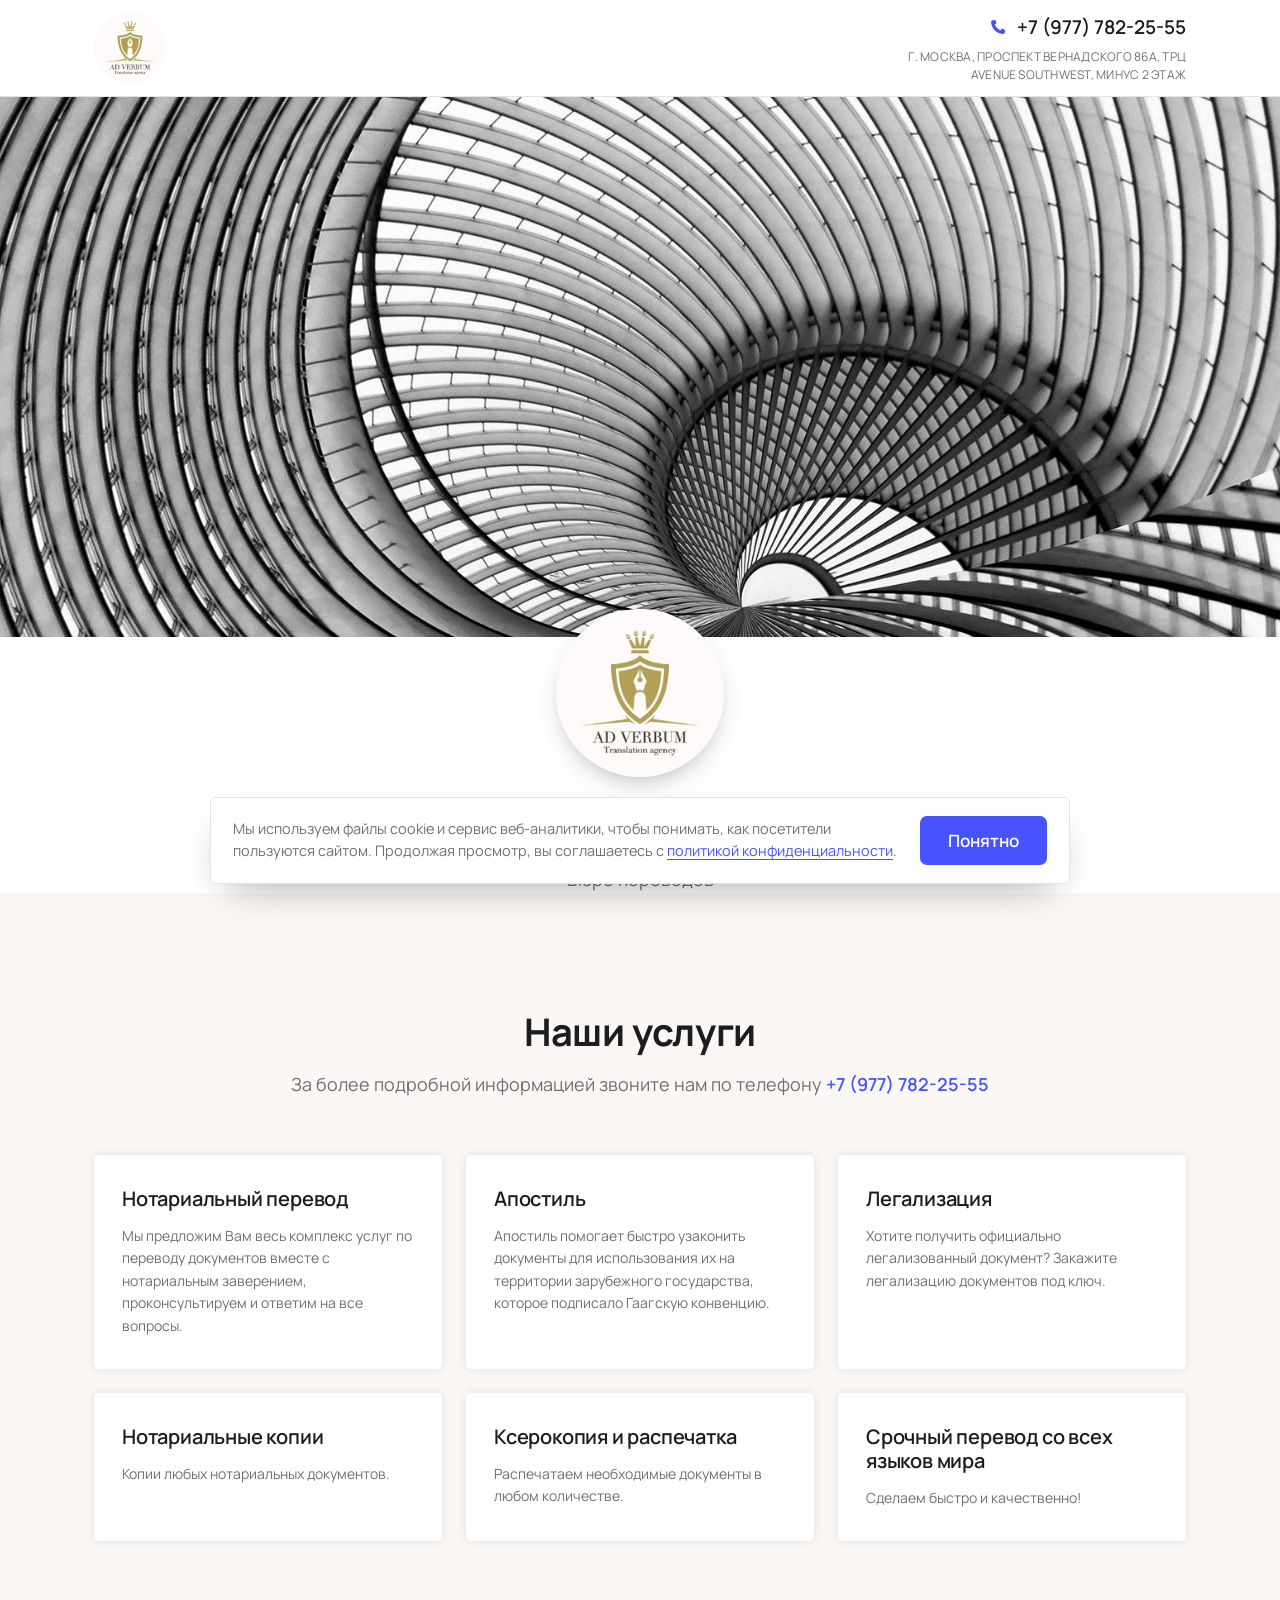
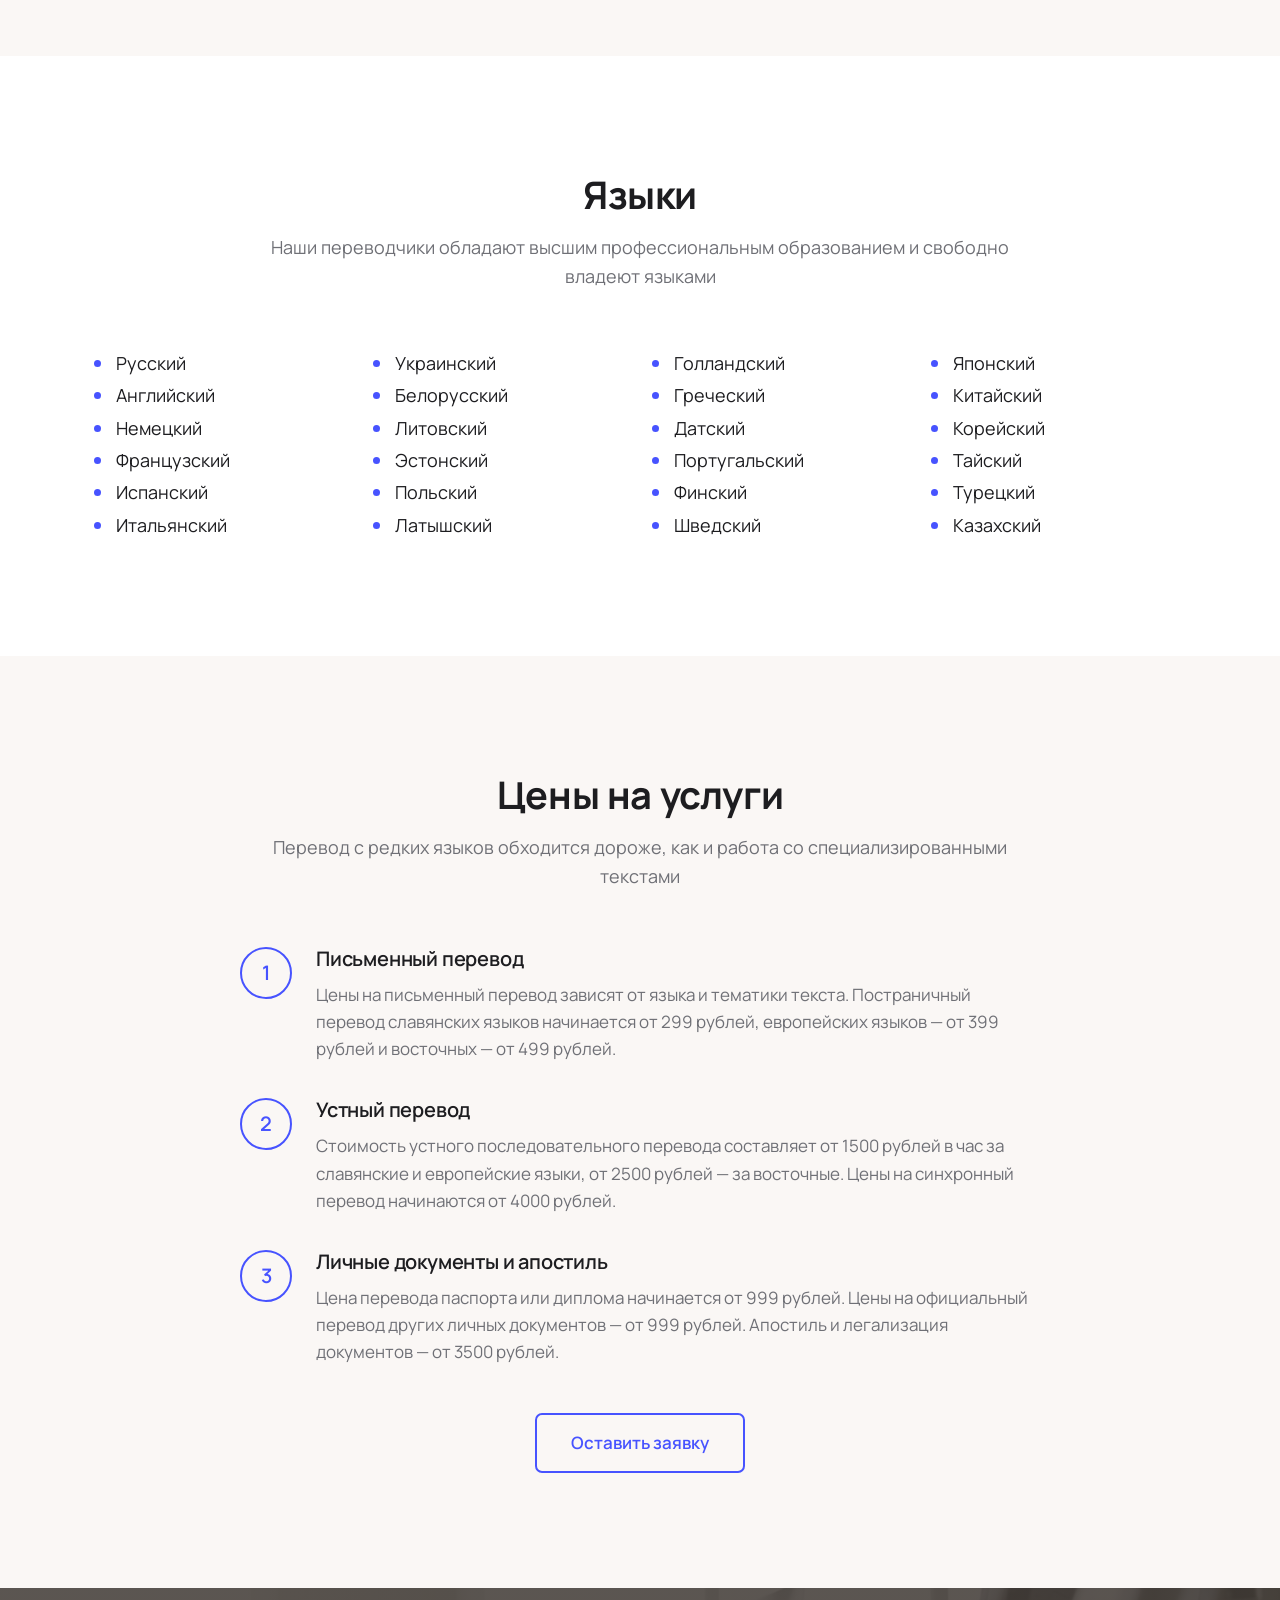
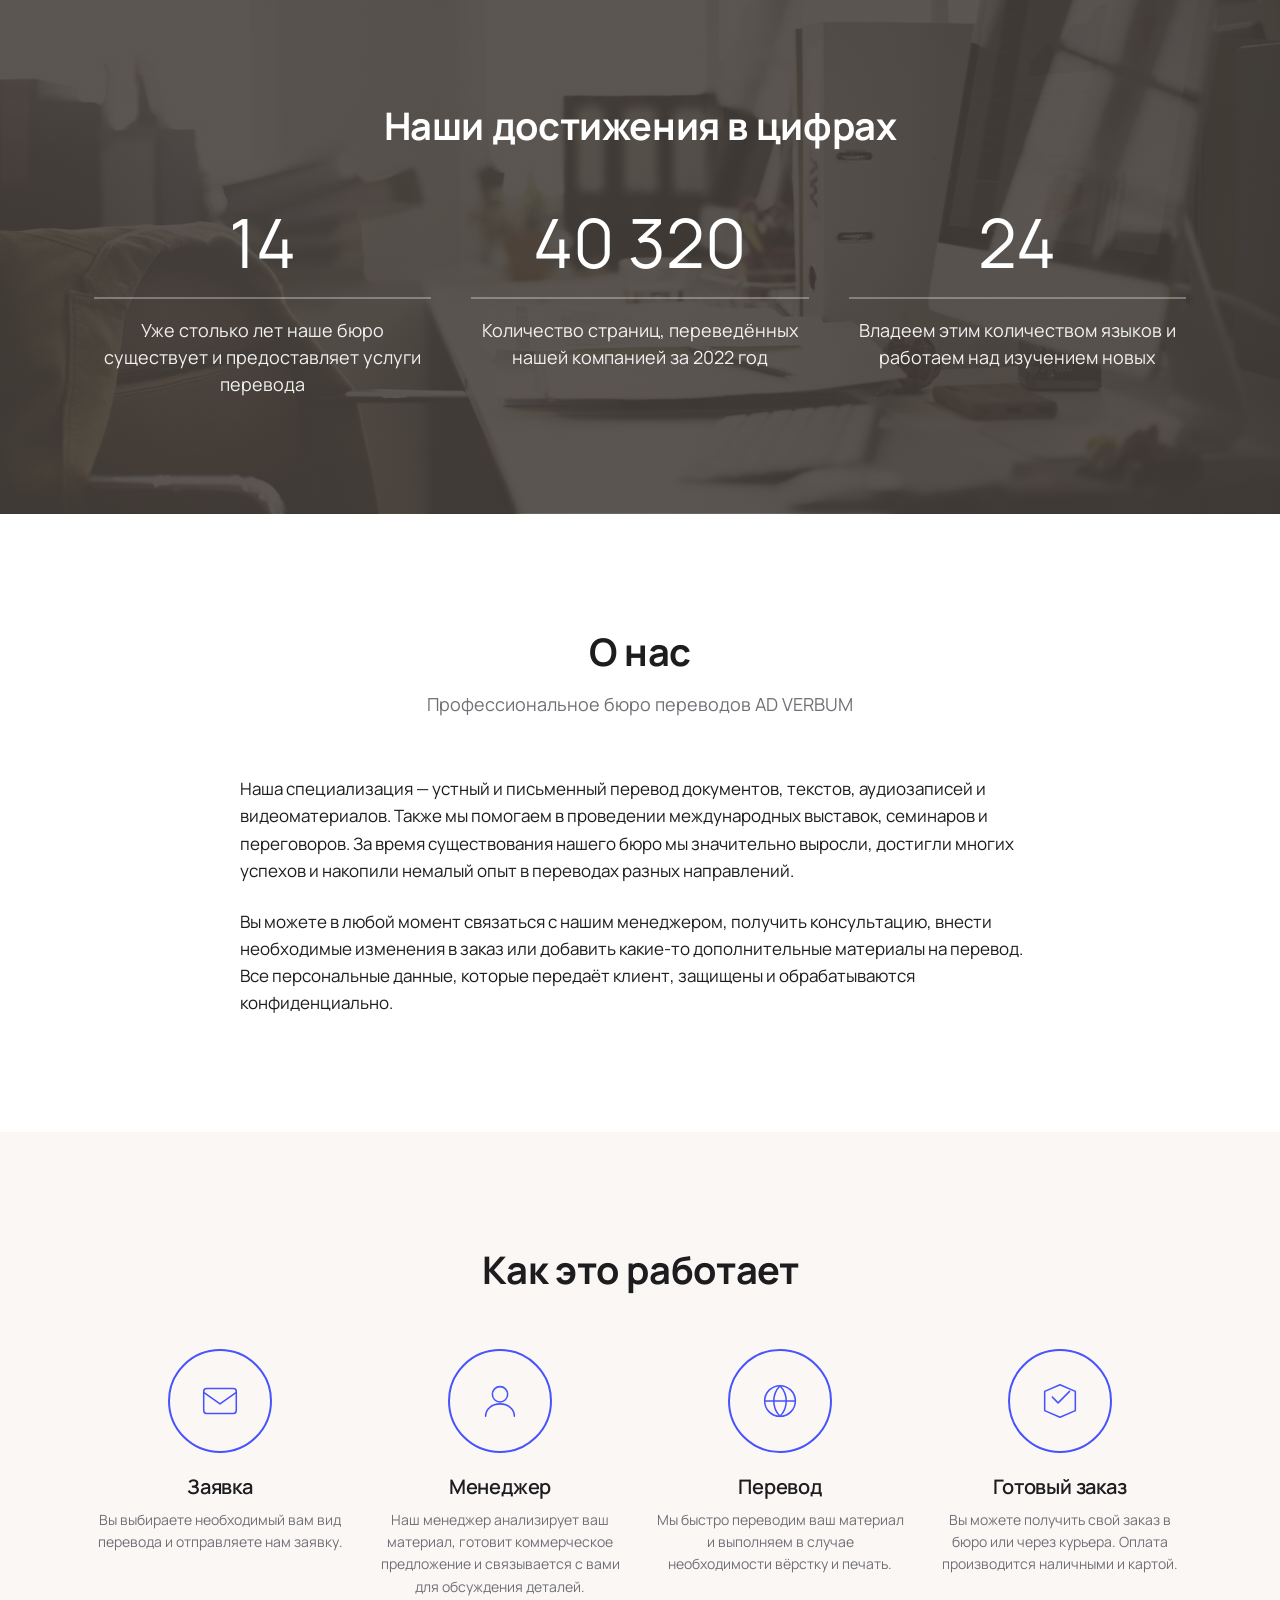
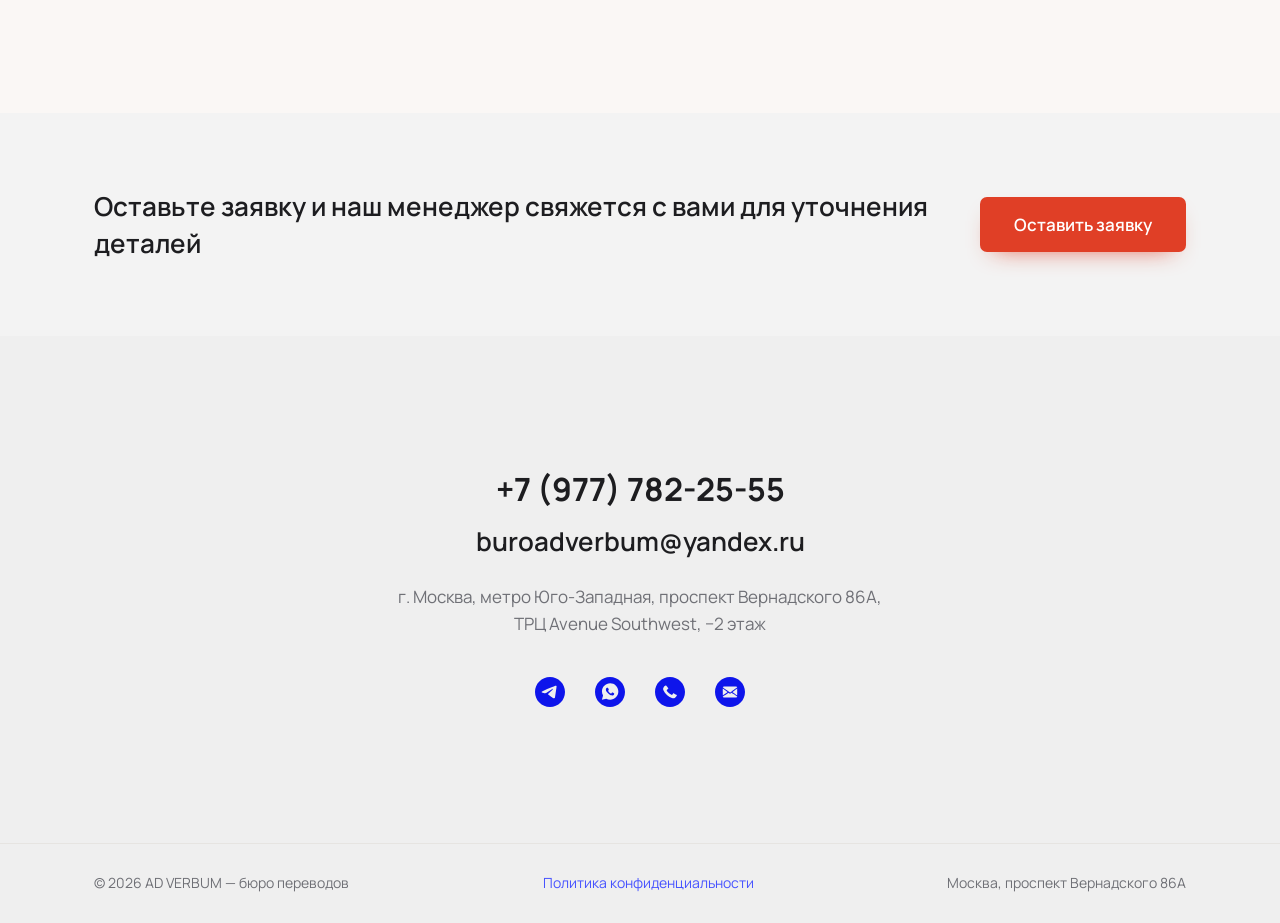
<file: site/index.html>
<!DOCTYPE html>
<html lang="ru">
<head>
<meta charset="utf-8">
<meta name="viewport" content="width=device-width, initial-scale=1">
<title>AD VERBUM — бюро переводов в Москве | Нотариальный перевод, апостиль, легализация</title>
<meta name="description" content="Бюро переводов AD VERBUM у метро Юго-Западная: нотариальный перевод документов, апостиль, легализация, нотариальные копии, срочный перевод. 24 языка. Телефон +7 (977) 782-25-55.">
<link rel="canonical" href="https://adverbum.ru/">
<meta name="theme-color" content="#4753ff">

<meta property="og:type" content="website">
<meta property="og:site_name" content="AD VERBUM">
<meta property="og:url" content="https://adverbum.ru/">
<meta property="og:title" content="AD VERBUM — бюро переводов в Москве">
<meta property="og:description" content="Нотариальный перевод, апостиль и легализация документов. 24 языка, срочный перевод. Москва, ТРЦ Avenue Southwest, м. Юго-Западная.">
<meta property="og:image" content="https://adverbum.ru/assets/logo.png">

<link rel="icon" href="assets/favicon-32.png" sizes="32x32">
<link rel="icon" href="assets/favicon-64.png" sizes="64x64">
<link rel="apple-touch-icon" href="assets/apple-touch-icon.png">

<link rel="preload" as="font" type="font/woff2" href="assets/fonts/manrope-cyrillic.woff2" crossorigin>
<link rel="stylesheet" href="css/style.css">

<script type="application/ld+json">
{
  "@context": "https://schema.org",
  "@type": "ProfessionalService",
  "name": "AD VERBUM — бюро переводов",
  "description": "Бюро переводов в Москве: нотариальный перевод документов, апостиль, легализация, нотариальные копии, срочный перевод.",
  "image": "https://adverbum.ru/assets/logo.png",
  "url": "https://adverbum.ru/",
  "telephone": "+7-977-782-25-55",
  "email": "buroadverbum@yandex.ru",
  "address": {
    "@type": "PostalAddress",
    "streetAddress": "проспект Вернадского, 86А, ТРЦ Avenue Southwest, −2 этаж",
    "addressLocality": "Москва",
    "addressCountry": "RU"
  },
  "areaServed": "Москва"
}
</script>
</head>
<body>

<a class="skip-link" href="#main">Перейти к содержимому</a>

<header class="header">
  <div class="container header__inner">
    <a class="header__logo" href="/" aria-label="AD VERBUM — на главную">
      <img src="assets/logo.png" alt="AD VERBUM, бюро переводов" width="420" height="420">
    </a>
    <div class="header__contacts">
      <a class="header__phone" href="tel:+79777822555">
        <svg viewBox="0 0 24 24" aria-hidden="true"><path d="M6.5 3.5 9 4l1.2 3.4-2 1.6a11.5 11.5 0 0 0 6.8 6.8l1.6-2L20 15l.5 2.5c0 1.7-1.4 3-3.1 2.8C10 19.5 4.5 14 3.7 6.6 3.5 4.9 4.8 3.5 6.5 3.5Z"/></svg>
        +7 (977) 782-25-55
      </a>
      <p class="header__address">
        г. Москва, проспект Вернадского 86А, ТРЦ Avenue Southwest, минус 2 этаж
      </p>
    </div>
  </div>
</header>

<main id="main">

<!-- ============ ОБЛОЖКА ============ -->
<div class="cover" role="img" aria-label="Бюро переводов AD VERBUM"></div>
<section class="cover__intro">
  <div class="container">
    <div class="cover__avatar">
      <img src="assets/logo.png" alt="Логотип AD VERBUM" width="420" height="420">
    </div>
    <h1 class="intro__title">AD VERBUM</h1>
    <p class="intro__subtitle">Бюро переводов</p>
  </div>
</section>

<!-- ============ УСЛУГИ ============ -->
<section class="section section--sand" id="services">
  <div class="container">
    <header class="section__head">
      <h2 class="section__title" data-reveal>Наши услуги</h2>
      <p class="section__descr" data-reveal data-delay="80">
        За более подробной информацией звоните нам по телефону
        <a href="tel:+79777822555">+7 (977) 782-25-55</a>
      </p>
    </header>

    <div class="services">
      <article class="service" data-reveal>
        <h3 class="service__title">Нотариальный перевод</h3>
        <p class="service__text">Мы предложим Вам весь комплекс услуг по переводу документов вместе с нотариальным заверением, проконсультируем и ответим на все вопросы.</p>
      </article>
      <article class="service" data-reveal data-delay="80">
        <h3 class="service__title">Апостиль</h3>
        <p class="service__text">Апостиль помогает быстро узаконить документы для использования их на территории зарубежного государства, которое подписало Гаагскую конвенцию.</p>
      </article>
      <article class="service" data-reveal data-delay="160">
        <h3 class="service__title">Легализация</h3>
        <p class="service__text">Хотите получить официально легализованный документ? Закажите легализацию документов под ключ.</p>
      </article>
      <article class="service" data-reveal>
        <h3 class="service__title">Нотариальные копии</h3>
        <p class="service__text">Копии любых нотариальных документов.</p>
      </article>
      <article class="service" data-reveal data-delay="80">
        <h3 class="service__title">Ксерокопия и распечатка</h3>
        <p class="service__text">Распечатаем необходимые документы в любом количестве.</p>
      </article>
      <article class="service" data-reveal data-delay="160">
        <h3 class="service__title">Срочный перевод со всех языков мира</h3>
        <p class="service__text">Сделаем быстро и качественно!</p>
      </article>
    </div>
  </div>
</section>

<!-- ============ ЯЗЫКИ ============ -->
<section class="section" id="languages">
  <div class="container">
    <header class="section__head">
      <h2 class="section__title" data-reveal>Языки</h2>
      <p class="section__descr" data-reveal data-delay="80">
        Наши переводчики обладают высшим профессиональным образованием и свободно владеют языками
      </p>
    </header>

    <div class="langs">
      <ul data-reveal>
        <li>Русский</li><li>Английский</li><li>Немецкий</li>
        <li>Французский</li><li>Испанский</li><li>Итальянский</li>
      </ul>
      <ul data-reveal data-delay="80">
        <li>Украинский</li><li>Белорусский</li><li>Литовский</li>
        <li>Эстонский</li><li>Польский</li><li>Латышский</li>
      </ul>
      <ul data-reveal data-delay="160">
        <li>Голландский</li><li>Греческий</li><li>Датский</li>
        <li>Португальский</li><li>Финский</li><li>Шведский</li>
      </ul>
      <ul data-reveal data-delay="240">
        <li>Японский</li><li>Китайский</li><li>Корейский</li>
        <li>Тайский</li><li>Турецкий</li><li>Казахский</li>
      </ul>
    </div>
  </div>
</section>

<!-- ============ ЦЕНЫ ============ -->
<section class="section section--sand" id="prices">
  <div class="container">
    <header class="section__head">
      <h2 class="section__title" data-reveal>Цены на услуги</h2>
      <p class="section__descr" data-reveal data-delay="80">
        Перевод с редких языков обходится дороже, как и работа со специализированными текстами
      </p>
    </header>

    <div class="prices">
      <article class="price" data-reveal>
        <span class="price__num" aria-hidden="true">1</span>
        <div>
          <h3 class="price__title">Письменный перевод</h3>
          <p class="price__text">Цены на письменный перевод зависят от языка и тематики текста. Постраничный перевод славянских языков начинается от 299 рублей, европейских языков — от 399 рублей и восточных — от 499 рублей.</p>
        </div>
      </article>
      <article class="price" data-reveal data-delay="80">
        <span class="price__num" aria-hidden="true">2</span>
        <div>
          <h3 class="price__title">Устный перевод</h3>
          <p class="price__text">Стоимость устного последовательного перевода составляет от 1500 рублей в час за славянские и европейские языки, от 2500 рублей — за восточные. Цены на синхронный перевод начинаются от 4000 рублей.</p>
        </div>
      </article>
      <article class="price" data-reveal data-delay="160">
        <span class="price__num" aria-hidden="true">3</span>
        <div>
          <h3 class="price__title">Личные документы и апостиль</h3>
          <p class="price__text">Цена перевода паспорта или диплома начинается от 999 рублей. Цены на официальный перевод других личных документов — от 999 рублей. Апостиль и легализация документов — от 3500 рублей.</p>
        </div>
      </article>
    </div>

    <div class="prices__footer" data-reveal>
      <a class="btn btn--outline" href="contacts.html">Оставить заявку</a>
    </div>
  </div>
</section>

<!-- ============ ЦИФРЫ ============ -->
<section class="numbers">
  <div class="container">
    <h2 class="numbers__title" data-reveal>Наши достижения в цифрах</h2>
    <div class="numbers__grid">
      <div data-reveal>
        <p class="number__value">14</p>
        <div class="number__line" aria-hidden="true"></div>
        <p class="number__text">Уже столько лет наше бюро существует и предоставляет услуги перевода</p>
      </div>
      <div data-reveal data-delay="100">
        <p class="number__value">40&thinsp;320</p>
        <div class="number__line" aria-hidden="true"></div>
        <p class="number__text">Количество страниц, переведённых нашей компанией за 2022 год</p>
      </div>
      <div data-reveal data-delay="200">
        <p class="number__value">24</p>
        <div class="number__line" aria-hidden="true"></div>
        <p class="number__text">Владеем этим количеством языков и работаем над изучением новых</p>
      </div>
    </div>
  </div>
</section>

<!-- ============ О НАС ============ -->
<section class="section" id="about">
  <div class="container">
    <header class="section__head">
      <h2 class="section__title" data-reveal>О нас</h2>
      <p class="section__descr" data-reveal data-delay="80">Профессиональное бюро переводов AD VERBUM</p>
    </header>

    <div class="about" data-reveal data-delay="120">
      <p>Наша специализация — устный и письменный перевод документов, текстов, аудиозаписей и видеоматериалов. Также мы помогаем в проведении международных выставок, семинаров и переговоров. За время существования нашего бюро мы значительно выросли, достигли многих успехов и накопили немалый опыт в переводах разных направлений.</p>
      <p>Вы можете в любой момент связаться с нашим менеджером, получить консультацию, внести необходимые изменения в заказ или добавить какие-то дополнительные материалы на перевод. Все персональные данные, которые передаёт клиент, защищены и обрабатываются конфиденциально.</p>
    </div>
  </div>
</section>

<!-- ============ КАК ЭТО РАБОТАЕТ ============ -->
<section class="section section--sand" id="how">
  <div class="container">
    <header class="section__head">
      <h2 class="section__title" data-reveal>Как это работает</h2>
    </header>

    <ol class="steps">
      <li class="step" data-reveal>
        <span class="step__icon" aria-hidden="true">
          <svg viewBox="0 0 48 48"><rect x="7" y="11" width="34" height="26" rx="3"/><path d="m7 15 17 12 17-12"/></svg>
        </span>
        <h3 class="step__title">Заявка</h3>
        <p class="step__text">Вы выбираете необходимый вам вид перевода и отправляете нам заявку.</p>
      </li>
      <li class="step" data-reveal data-delay="100">
        <span class="step__icon" aria-hidden="true">
          <svg viewBox="0 0 48 48"><circle cx="24" cy="17" r="8"/><path d="M9 40c0-7.7 6.7-13 15-13s15 5.3 15 13"/></svg>
        </span>
        <h3 class="step__title">Менеджер</h3>
        <p class="step__text">Наш менеджер анализирует ваш материал, готовит коммерческое предложение и связывается с вами для обсуждения деталей.</p>
      </li>
      <li class="step" data-reveal data-delay="200">
        <span class="step__icon" aria-hidden="true">
          <svg viewBox="0 0 48 48"><circle cx="24" cy="24" r="16"/><path d="M8 24h32M24 8c4.2 4.4 6.5 10.1 6.5 16S28.2 35.6 24 40c-4.2-4.4-6.5-10.1-6.5-16S19.8 12.4 24 8Z"/></svg>
        </span>
        <h3 class="step__title">Перевод</h3>
        <p class="step__text">Мы быстро переводим ваш материал и выполняем в случае необходимости вёрстку и печать.</p>
      </li>
      <li class="step" data-reveal data-delay="300">
        <span class="step__icon" aria-hidden="true">
          <svg viewBox="0 0 48 48"><path d="M24 7 8 14v20l16 7 16-7V14z"/><path d="m16 20 6 6 12-12"/></svg>
        </span>
        <h3 class="step__title">Готовый заказ</h3>
        <p class="step__text">Вы можете получить свой заказ в бюро или через курьера. Оплата производится наличными и картой.</p>
      </li>
    </ol>
  </div>
</section>

<!-- ============ ПРИЗЫВ ============ -->
<section class="callout">
  <div class="container callout__inner">
    <p class="callout__text" data-reveal>Оставьте заявку и наш менеджер свяжется с вами для уточнения деталей</p>
    <a class="btn btn--cta" href="contacts.html" data-reveal data-delay="80">Оставить заявку</a>
  </div>
</section>

<!-- ============ КОНТАКТЫ ============ -->
<section class="contacts" id="contacts">
  <div class="container">
    <h2 class="visually-hidden">Контакты</h2>
    <a class="contacts__phone" href="tel:+79777822555" data-reveal>+7 (977) 782-25-55</a>
    <a class="contacts__mail" href="mailto:buroadverbum@yandex.ru" data-reveal data-delay="60">buroadverbum@yandex.ru</a>
    <p class="contacts__address" data-reveal data-delay="120">
      г. Москва, метро Юго-Западная, проспект Вернадского 86А,<br>
      ТРЦ Avenue Southwest, −2 этаж
    </p>

    <div class="socials" data-reveal data-delay="180">
      <a href="https://t.me/buro_ad_verbum" target="_blank" rel="noopener" aria-label="Telegram">
        <svg viewBox="0 0 100 100" aria-hidden="true"><path fill-rule="evenodd" clip-rule="evenodd" d="M50 100c27.614 0 50-22.386 50-50S77.614 0 50 0 0 22.386 0 50s22.386 50 50 50Zm21.977-68.056c.386-4.38-4.24-2.576-4.24-2.576-3.415 1.414-6.937 2.85-10.497 4.302-11.04 4.503-22.444 9.155-32.159 13.734-5.268 1.932-2.184 3.864-2.184 3.864l8.351 2.577c3.855 1.16 5.91-.129 5.91-.129l17.988-12.238c6.424-4.38 4.882-.773 3.34.773l-13.49 12.882c-2.056 1.804-1.028 3.35-.129 4.123 2.55 2.249 8.82 6.364 11.557 8.16.712.467 1.185.778 1.292.858.642.515 4.111 2.834 6.424 2.319 2.313-.516 2.57-3.479 2.57-3.479l3.083-20.226c.462-3.511.993-6.886 1.417-9.582.4-2.546.705-4.485.767-5.362Z"/></svg>
      </a>
      <a href="https://wa.me/79777822555" target="_blank" rel="noopener" aria-label="WhatsApp">
        <svg viewBox="0 0 100 100" aria-hidden="true"><path fill-rule="evenodd" clip-rule="evenodd" d="M50 100C77.614 100 100 77.614 100 50S77.614 0 50 0 0 22.386 0 50s22.386 50 50 50ZM69.763 28.993C64.617 23.841 57.774 21.003 50.483 21 35.462 21 23.235 33.225 23.229 48.252c-.002 4.804 1.253 9.493 3.638 13.625L23 76l14.448-3.79a27.2 27.2 0 0 0 13.024 3.318h.011c15.021 0 27.248-12.227 27.254-27.253.005-7.283-2.827-14.13-7.974-19.282ZM62.909 53.959c-.681-.341-4.029-1.988-4.654-2.215-.624-.228-1.078-.341-1.532.317-.454.659-1.759 2.192-2.156 2.647-.398.455-.795.511-1.476.17-.111-.056-.263-.122-.45-.203-.959-.416-2.85-1.236-5.026-3.177-2.024-1.806-3.391-4.036-3.788-4.717-.398-.682-.043-1.05.298-1.39.205-.204.44-.49.674-.775.117-.143.234-.286.348-.418.288-.337.414-.593.584-.94l.047-.103c.227-.455.114-.852-.057-1.193-.113-.228-.758-1.799-1.344-3.223-.29-.708-.566-1.38-.755-1.833-.488-1.172-.982-1.17-1.38-1.167h-.156a7 7 0 0 1-.302-.004c-.396 0-.851 0-1.305.002s-1.191.17-1.816.852c-.04.044-.085.092-.134.144-.71.758-2.25 2.402-2.25 5.537 0 3.344 2.428 6.575 2.778 7.041l.003.004c.022.03.061.086.118.167.813 1.166 5.128 7.357 11.515 10.115 1.625.702 2.893 1.12 3.882 1.434 1.632.519 3.116.446 4.29.27 1.309-.195 4.029-1.646 4.596-3.237.568-1.59.568-2.955.398-3.238-.137-.23-.459-.386-.936-.616Z"/></svg>
      </a>
      <a href="tel:+79777822555" aria-label="Позвонить">
        <svg viewBox="0 0 100 100" aria-hidden="true"><path fill-rule="evenodd" clip-rule="evenodd" d="M50 100c27.614 0 50-22.386 50-50S77.614 0 50 0 0 22.386 0 50s22.386 50 50 50ZM32.367 30.362c1.529-1.527 2.313-2.175 2.786-2.302.562-.151 1.052-.02 1.564.418.433.371 1.527 1.491 2.276 2.33 2.2 2.463 4.882 5.826 5.257 6.593.114.232.125.298.106.632-.035.61-.16.802-.976 1.502-1.303 1.116-3.299 3.204-3.997 4.18-.457.639-.47 1.039-.058 1.768.35.62 2.053 2.862 3.254 4.284 2.009 2.38 4.337 4.603 6.599 6.3 1.68 1.261 4.044 2.715 5.626 3.461 1.13.533 1.484.503 2.208-.187.695-.662 1.512-1.73 2.882-3.764.447-.663.88-1.263.963-1.333.253-.214.54-.315.957-.338a2 2 0 0 1 .588.05c.279.095 1.005.549 3.954 2.472 1.369.892 2.886 1.876 3.371 2.185 2.751 1.753 3.056 1.988 3.198 2.466.19.638.032 1.047-.866 2.245-1.114 1.488-2.989 3.497-4.389 4.702-1.135.978-2.594 1.961-4.033 2.718l-.622.327h-.63c-1.836-.001-3.567-.367-6.217-1.314-6.205-2.219-11.707-5.466-16.525-9.753-.904-.804-3.004-2.921-3.787-3.816-2.607-2.983-4.57-5.892-6.266-9.284-1.222-2.445-2.345-5.282-2.534-6.403-.277-1.642.398-3.791 1.915-6.089.907-1.375 1.901-2.562 3.39-4.05Z"/></svg>
      </a>
      <a href="mailto:buroadverbum@yandex.ru" aria-label="Написать письмо">
        <svg viewBox="0 0 100 100" aria-hidden="true"><path fill-rule="evenodd" clip-rule="evenodd" d="M50 100c27.614 0 50-22.386 50-50S77.614 0 50 0 0 22.386 0 50s22.386 50 50 50ZM26.227 34.181c.304-.974.964-1.693 1.857-2.025l.415-.154 21.48-.002c21.34-.002 21.481 0 21.88.133.965.325 1.682 1.149 1.98 2.273l.095.356-1.771 1.27c-2.462 1.767-6.845 4.917-8.853 6.363-.925.666-2.278 1.639-3.007 2.162-2.103 1.508-4.29 3.078-5.891 4.231-3.65 2.627-4.358 3.129-4.411 3.129-.055 0-.817-.541-4.504-3.196-1.615-1.163-3.466-2.492-5.8-4.164-.729-.523-2.166-1.556-3.192-2.296-1.026-.741-2.442-1.76-3.147-2.265-.704-.505-2.35-1.687-3.656-2.627s-2.646-1.9-2.977-2.134c-.667-.47-.675-.488-.498-1.054Zm-.15 27.182c-.061.04-.077-2.244-.077-11.326 0-6.257.012-11.377.027-11.377.015 0 1.063.746 2.33 1.658 2.26 1.628 3.453 2.485 6.713 4.827 2.17 1.559 4.058 2.916 5.676 4.078.729.525 1.326.988 1.326 1.03 0 .072-.81.646-3.948 2.8-.747.513-2.094 1.44-2.993 2.062s-3.106 2.143-4.905 3.381c-1.798 1.238-3.45 2.378-3.67 2.534-.221.156-.436.306-.479.333Zm43.234-19.364c.628-.449 1.919-1.381 2.869-2.072.95-.692 1.748-1.26 1.774-1.262.025-.003.046 5.114.046 11.371 0 9.083-.015 11.367-.077 11.327-.042-.027-.258-.177-.478-.332-.221-.156-1.095-.76-1.944-1.342-.848-.582-1.681-1.158-1.85-1.28-.17-.121-.74-.515-1.265-.876-.526-.36-1.317-.904-1.758-1.208-.442-.305-2.135-1.471-3.764-2.593-4.735-3.262-4.936-3.403-4.936-3.479 0-.076.221-.239 4.042-2.981 1.306-.937 3.236-2.324 4.288-3.081 1.052-.758 2.426-1.744 3.054-2.192ZM37.815 57.137c.361-.242 1.73-1.19 4.812-3.332 1.222-.849 2.263-1.535 2.314-1.524.051.01 1.05.709 2.221 1.552 1.17.843 2.236 1.574 2.368 1.625.304.117.636.117.941 0 .132-.05 1.196-.78 2.366-1.623s2.157-1.543 2.195-1.559c.06-.025 1.511.958 5.827 3.948 1.143.792 2.721 1.88 5.954 4.105.95.654 2.921 2.014 4.38 3.022l2.653 1.833-.005.26c-.007.372-.347 1.078-.746 1.548-.386.455-1.006.83-1.555.941-.217.044-7.681.067-21.54.067s-21.321-.023-21.538-.067c-.55-.111-1.17-.486-1.556-.941-.374-.441-.712-1.118-.761-1.524l-.032-.26 1.656-1.14c.911-.627 2.211-1.524 2.89-1.994 3.672-2.539 6.885-4.755 7.157-4.937Z"/></svg>
      </a>
    </div>
  </div>
</section>

</main>

<footer class="footer">
  <div class="container footer__inner">
    <p>© <span id="year">2026</span> AD VERBUM — бюро переводов</p>
    <p><a href="privacy.html">Политика конфиденциальности</a></p>
    <p>Москва, проспект Вернадского 86А</p>
  </div>
</footer>

<div class="cookie" id="cookieNotice" role="region" aria-label="Уведомление об обработке данных">
  <p class="cookie__text">
    Мы используем файлы cookie и сервис веб-аналитики, чтобы понимать, как посетители
    пользуются сайтом. Продолжая просмотр, вы соглашаетесь с
    <a href="privacy.html">политикой конфиденциальности</a>.
  </p>
  <button class="cookie__btn" type="button">Понятно</button>
</div>

<button class="to-top" id="toTop" type="button" aria-label="Наверх">
  <svg viewBox="0 0 24 24" aria-hidden="true"><path d="M12 19V5m0 0-6 6m6-6 6 6"/></svg>
</button>

<!-- Яндекс.Метрика -->
<script>
(function(m,e,t,r,i,k,a){m[i]=m[i]||function(){(m[i].a=m[i].a||[]).push(arguments)};
m[i].l=1*new Date();
for (var j = 0; j < document.scripts.length; j++) {if (document.scripts[j].src === r) { return; }}
k=e.createElement(t),a=e.getElementsByTagName(t)[0],k.async=1,k.src=r,a.parentNode.insertBefore(k,a)})
(window, document, "script", "https://mc.yandex.ru/metrika/tag.js", "ym");
ym(97814893, "init", {clickmap:true, trackLinks:true, accurateTrackBounce:true});
</script>
<noscript><div><img src="https://mc.yandex.ru/watch/97814893" style="position:absolute; left:-9999px;" alt=""></div></noscript>

<script src="js/main.js"></script>
</body>
</html>
</file>
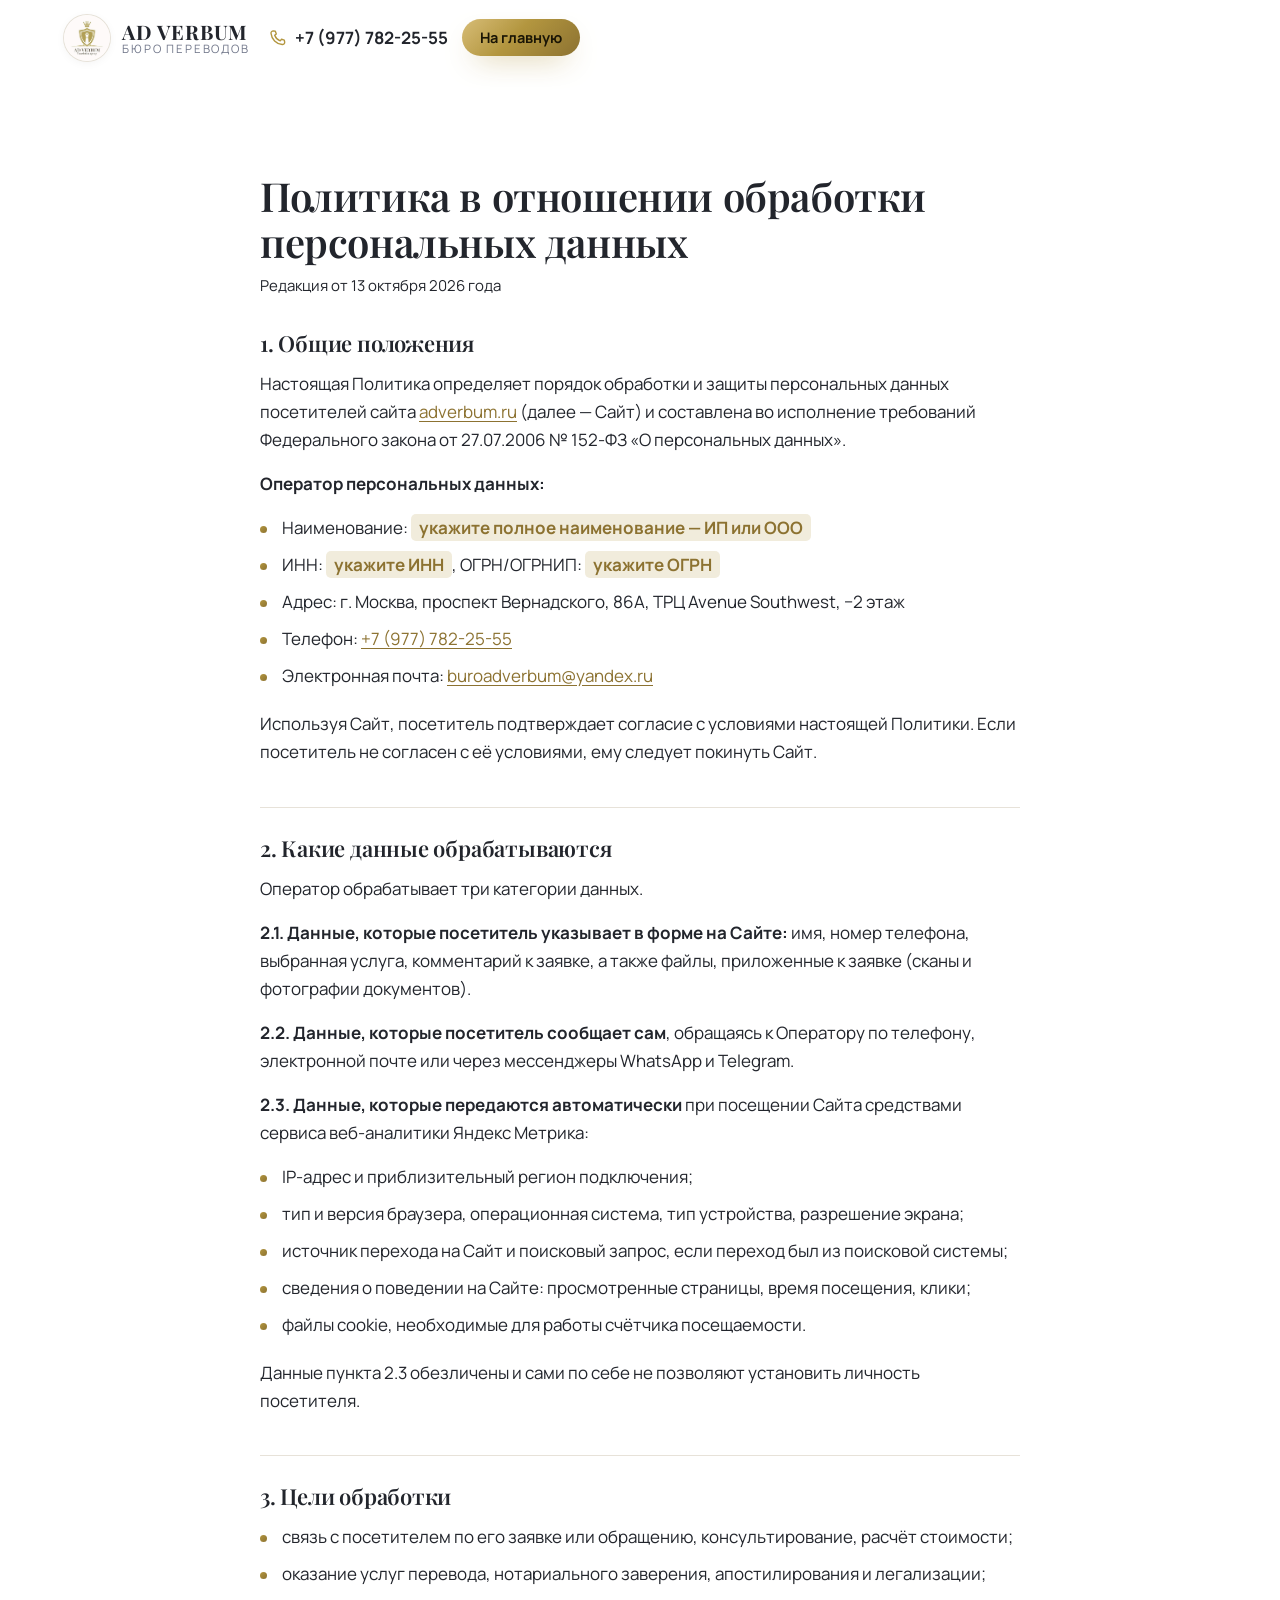
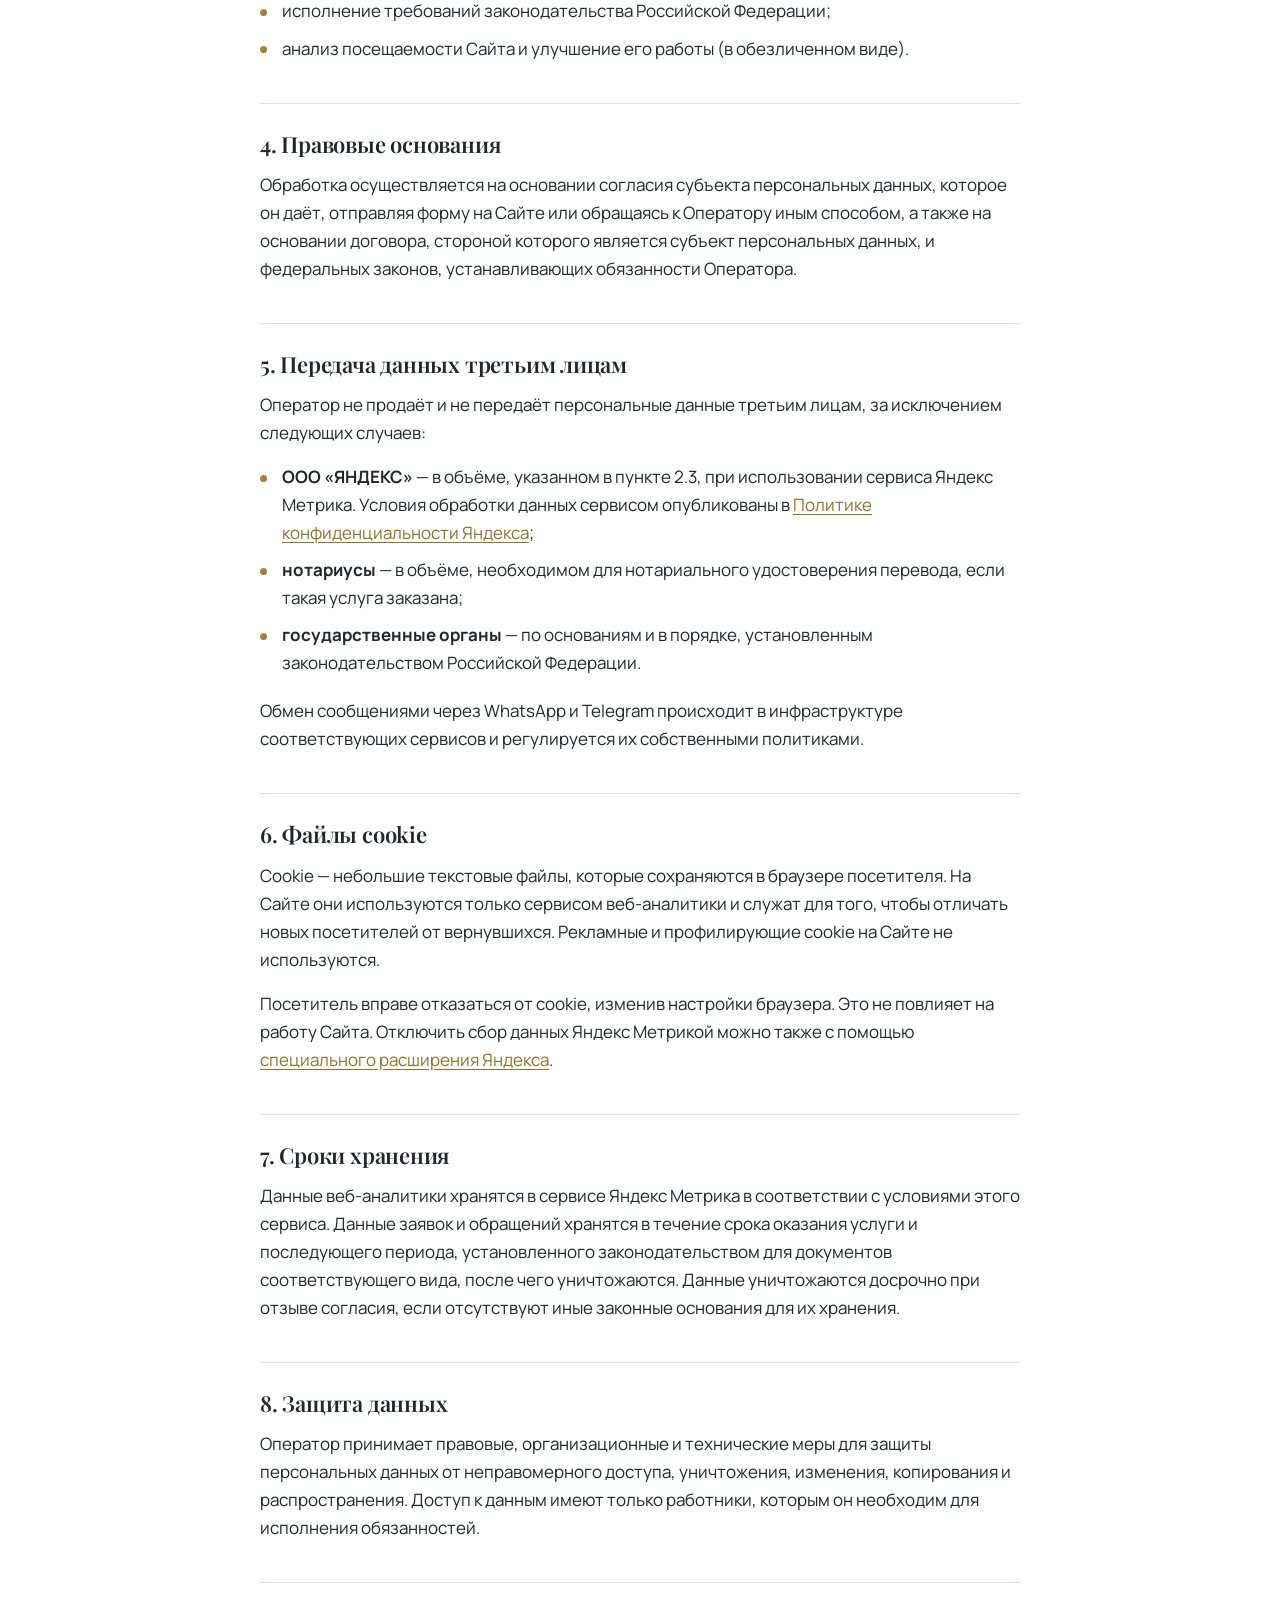
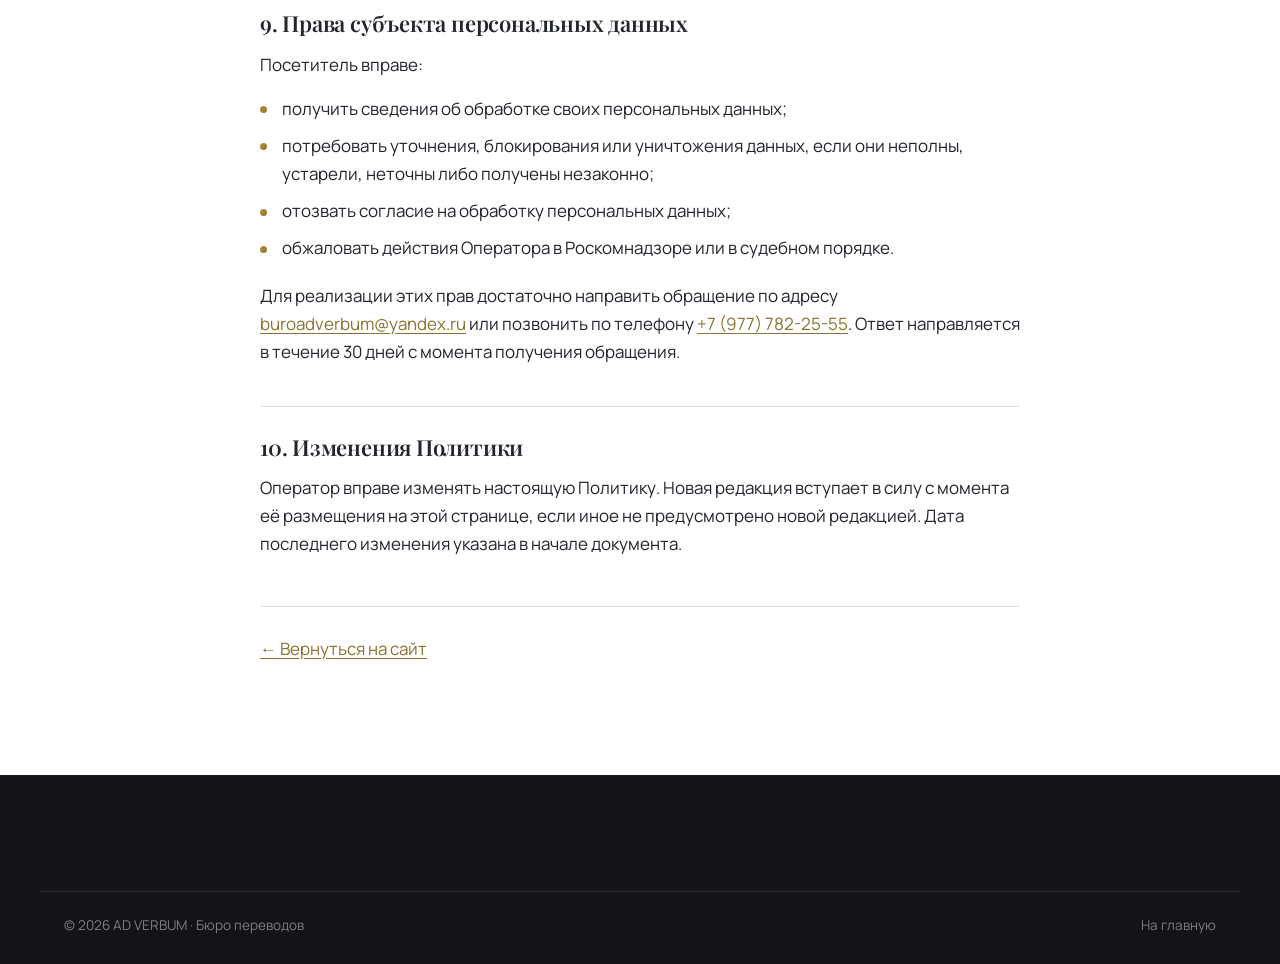
<file: privacy.html>
<!DOCTYPE html>
<html lang="ru">
<head>
<meta charset="utf-8">
<meta name="viewport" content="width=device-width, initial-scale=1, viewport-fit=cover">
<title>Политика конфиденциальности — AD VERBUM</title>
<meta name="description" content="Политика в отношении обработки персональных данных на сайте бюро переводов AD VERBUM.">
<link rel="canonical" href="https://adverbum.ru/privacy.html">
<meta name="robots" content="noindex, follow">
<meta name="theme-color" content="#14161a">

<link rel="icon" href="assets/favicon-32.png" sizes="32x32">
<link rel="icon" href="assets/favicon-64.png" sizes="64x64">
<link rel="apple-touch-icon" href="assets/apple-touch-icon.png">

<link rel="preload" as="font" type="font/woff2" href="assets/fonts/manrope-cyrillic.woff2" crossorigin>
<link rel="preload" as="font" type="font/woff2" href="assets/fonts/playfair-cyrillic.woff2" crossorigin>
<link rel="stylesheet" href="css/style.css">
</head>
<body>

<a class="skip-link" href="#main">Перейти к содержимому</a>

<header class="header">
  <div class="container header__inner">
    <a class="brand" href="index.html" aria-label="AD VERBUM — на главную">
      <span class="brand__badge"><img src="assets/logo.png" alt="AD VERBUM, бюро переводов" width="420" height="420"></span>
      <span class="brand__text">
        <span class="brand__name">AD VERBUM</span>
        <span class="brand__tag">бюро переводов</span>
      </span>
    </a>
    <div class="header__actions">
      <a class="header__phone" href="tel:+79777822555">
        <svg class="ic" aria-hidden="true" viewBox="0 0 24 24"><path d="M6.5 3.5 9 4l1.2 3.4-2 1.6a11.5 11.5 0 0 0 6.8 6.8l1.6-2L20 15l.5 2.5c0 1.7-1.4 3-3.1 2.8C10 19.5 4.5 14 3.7 6.6 3.5 4.9 4.8 3.5 6.5 3.5Z"/></svg>
        +7 (977) 782-25-55
      </a>
      <a class="btn btn--gold btn--sm" href="index.html">На главную</a>
    </div>
  </div>
</header>

<main id="main" class="section">
  <div class="container container--narrow">
    <article class="legal">
      <h1 class="legal__title">Политика в отношении обработки персональных данных</h1>
      <p class="legal__date">Редакция от 13 октября 2026 года</p>

      <h2>1. Общие положения</h2>
      <p>Настоящая Политика определяет порядок обработки и защиты персональных данных
        посетителей сайта <a href="https://adverbum.ru/">adverbum.ru</a> (далее — Сайт)
        и составлена во исполнение требований Федерального закона от 27.07.2006 № 152-ФЗ
        «О персональных данных».</p>

      <p><strong>Оператор персональных данных:</strong></p>
      <ul class="legal__list">
        <li>Наименование: <mark>укажите полное наименование — ИП или ООО</mark></li>
        <li>ИНН: <mark>укажите ИНН</mark>, ОГРН/ОГРНИП: <mark>укажите ОГРН</mark></li>
        <li>Адрес: г. Москва, проспект Вернадского, 86А, ТРЦ Avenue Southwest, −2 этаж</li>
        <li>Телефон: <a href="tel:+79777822555">+7 (977) 782-25-55</a></li>
        <li>Электронная почта: <a href="mailto:buroadverbum@yandex.ru">buroadverbum@yandex.ru</a></li>
      </ul>

      <p>Используя Сайт, посетитель подтверждает согласие с условиями настоящей Политики.
        Если посетитель не согласен с её условиями, ему следует покинуть Сайт.</p>

      <h2>2. Какие данные обрабатываются</h2>
      <p>Оператор обрабатывает три категории данных.</p>

      <p><strong>2.1. Данные, которые посетитель указывает в форме на Сайте:</strong>
        имя, номер телефона, выбранная услуга, комментарий к заявке, а также файлы,
        приложенные к заявке (сканы и фотографии документов).</p>

      <p><strong>2.2. Данные, которые посетитель сообщает сам</strong>, обращаясь к Оператору
        по телефону, электронной почте или через мессенджеры WhatsApp и Telegram.</p>

      <p><strong>2.3. Данные, которые передаются автоматически</strong> при посещении Сайта
        средствами сервиса веб-аналитики Яндекс Метрика:</p>
      <ul class="legal__list">
        <li>IP-адрес и приблизительный регион подключения;</li>
        <li>тип и версия браузера, операционная система, тип устройства, разрешение экрана;</li>
        <li>источник перехода на Сайт и поисковый запрос, если переход был из поисковой системы;</li>
        <li>сведения о поведении на Сайте: просмотренные страницы, время посещения, клики;</li>
        <li>файлы cookie, необходимые для работы счётчика посещаемости.</li>
      </ul>
      <p>Данные пункта 2.3 обезличены и сами по себе не позволяют установить личность посетителя.</p>

      <h2>3. Цели обработки</h2>
      <ul class="legal__list">
        <li>связь с посетителем по его заявке или обращению, консультирование, расчёт стоимости;</li>
        <li>оказание услуг перевода, нотариального заверения, апостилирования и легализации;</li>
        <li>исполнение требований законодательства Российской Федерации;</li>
        <li>анализ посещаемости Сайта и улучшение его работы (в обезличенном виде).</li>
      </ul>

      <h2>4. Правовые основания</h2>
      <p>Обработка осуществляется на основании согласия субъекта персональных данных,
        которое он даёт, отправляя форму на Сайте или обращаясь к Оператору иным способом,
        а также на основании договора, стороной которого является субъект персональных данных,
        и федеральных законов, устанавливающих обязанности Оператора.</p>

      <h2>5. Передача данных третьим лицам</h2>
      <p>Оператор не продаёт и не передаёт персональные данные третьим лицам,
        за исключением следующих случаев:</p>
      <ul class="legal__list">
        <li><strong>ООО «ЯНДЕКС»</strong> — в объёме, указанном в пункте 2.3, при использовании
          сервиса Яндекс Метрика. Условия обработки данных сервисом опубликованы в
          <a href="https://yandex.ru/legal/confidential/" target="_blank" rel="noopener">Политике
          конфиденциальности Яндекса</a>;</li>
        <li><strong>нотариусы</strong> — в объёме, необходимом для нотариального удостоверения
          перевода, если такая услуга заказана;</li>
        <li><strong>государственные органы</strong> — по основаниям и в порядке, установленным
          законодательством Российской Федерации.</li>
      </ul>
      <p>Обмен сообщениями через WhatsApp и Telegram происходит в инфраструктуре
        соответствующих сервисов и регулируется их собственными политиками.</p>

      <h2>6. Файлы cookie</h2>
      <p>Cookie — небольшие текстовые файлы, которые сохраняются в браузере посетителя.
        На Сайте они используются только сервисом веб-аналитики и служат для того,
        чтобы отличать новых посетителей от вернувшихся. Рекламные и профилирующие
        cookie на Сайте не используются.</p>
      <p>Посетитель вправе отказаться от cookie, изменив настройки браузера. Это не повлияет
        на работу Сайта. Отключить сбор данных Яндекс Метрикой можно также с помощью
        <a href="https://yandex.ru/support/metrica/general/opt-out.html" target="_blank" rel="noopener">специального
        расширения Яндекса</a>.</p>

      <h2>7. Сроки хранения</h2>
      <p>Данные веб-аналитики хранятся в сервисе Яндекс Метрика в соответствии с условиями
        этого сервиса. Данные заявок и обращений хранятся в течение срока оказания услуги
        и последующего периода, установленного законодательством для документов
        соответствующего вида, после чего уничтожаются. Данные уничтожаются досрочно
        при отзыве согласия, если отсутствуют иные законные основания для их хранения.</p>

      <h2>8. Защита данных</h2>
      <p>Оператор принимает правовые, организационные и технические меры для защиты
        персональных данных от неправомерного доступа, уничтожения, изменения,
        копирования и распространения. Доступ к данным имеют только работники,
        которым он необходим для исполнения обязанностей.</p>

      <h2>9. Права субъекта персональных данных</h2>
      <p>Посетитель вправе:</p>
      <ul class="legal__list">
        <li>получить сведения об обработке своих персональных данных;</li>
        <li>потребовать уточнения, блокирования или уничтожения данных, если они неполны,
          устарели, неточны либо получены незаконно;</li>
        <li>отозвать согласие на обработку персональных данных;</li>
        <li>обжаловать действия Оператора в Роскомнадзоре или в судебном порядке.</li>
      </ul>
      <p>Для реализации этих прав достаточно направить обращение по адресу
        <a href="mailto:buroadverbum@yandex.ru">buroadverbum@yandex.ru</a> или позвонить
        по телефону <a href="tel:+79777822555">+7 (977) 782-25-55</a>. Ответ направляется
        в течение 30 дней с момента получения обращения.</p>

      <h2>10. Изменения Политики</h2>
      <p>Оператор вправе изменять настоящую Политику. Новая редакция вступает в силу
        с момента её размещения на этой странице, если иное не предусмотрено новой редакцией.
        Дата последнего изменения указана в начале документа.</p>

      <p class="legal__back"><a href="index.html">← Вернуться на сайт</a></p>
    </article>
  </div>
</main>

<footer class="footer">
  <div class="container footer__bottom">
    <p>© <span id="year">2026</span> AD VERBUM · Бюро переводов</p>
    <p><a href="index.html">На главную</a></p>
  </div>
</footer>

<script src="js/main.js"></script>
</body>
</html>
</file>
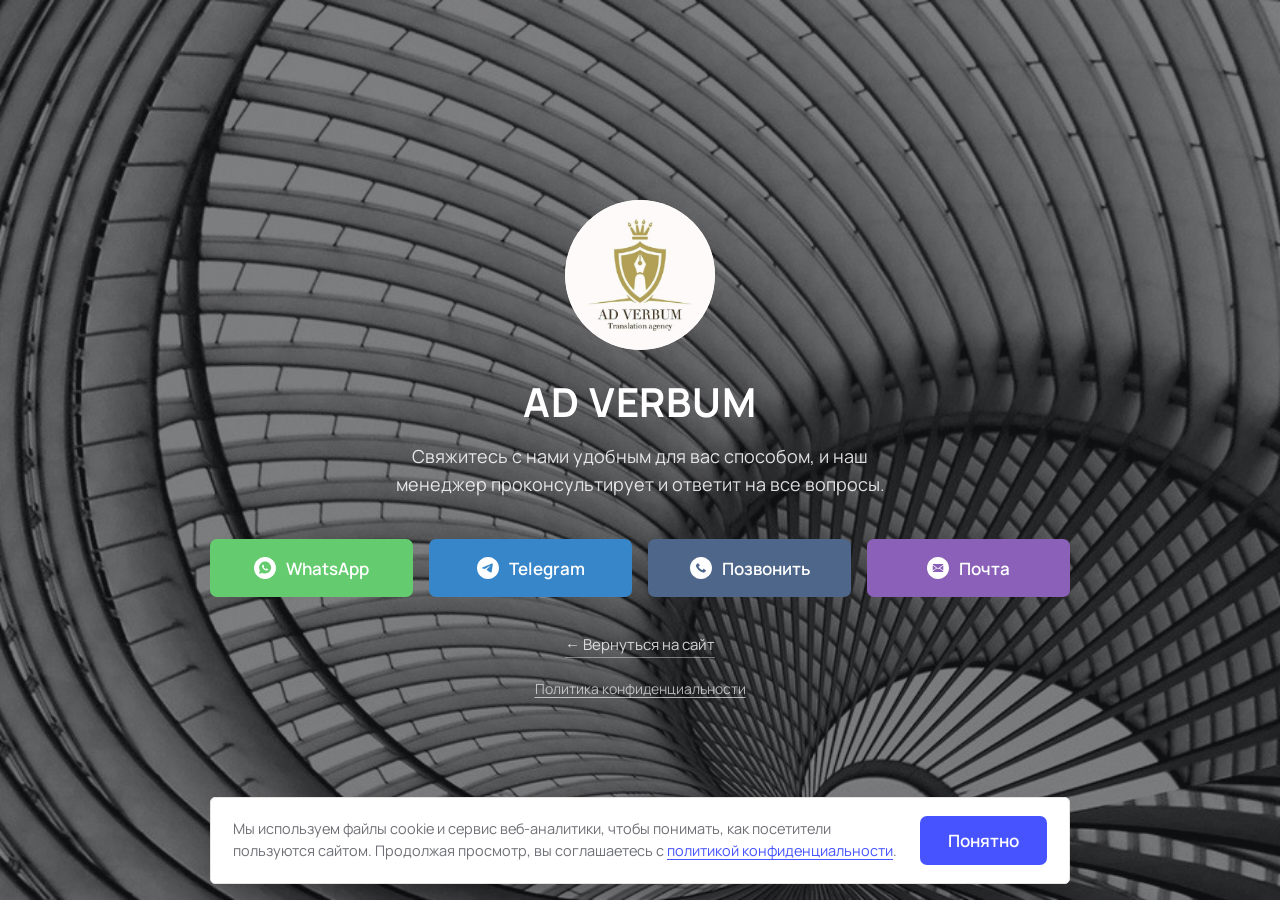
<file: site/contacts.html>
<!DOCTYPE html>
<html lang="ru">
<head>
<meta charset="utf-8">
<meta name="viewport" content="width=device-width, initial-scale=1">
<title>Связаться с AD VERBUM — бюро переводов в Москве</title>
<meta name="description" content="Свяжитесь с бюро переводов AD VERBUM удобным способом: WhatsApp, Telegram, звонок или почта. Москва, проспект Вернадского 86А, м. Юго-Западная.">
<link rel="canonical" href="https://adverbum.ru/contacts.html">
<meta name="theme-color" content="#4753ff">

<meta property="og:type" content="website">
<meta property="og:site_name" content="AD VERBUM">
<meta property="og:url" content="https://adverbum.ru/contacts.html">
<meta property="og:title" content="Связаться с AD VERBUM">
<meta property="og:description" content="Свяжитесь с нами удобным для вас способом — менеджер проконсультирует и ответит на все вопросы.">
<meta property="og:image" content="https://adverbum.ru/assets/logo.png">

<link rel="icon" href="assets/favicon-32.png" sizes="32x32">
<link rel="icon" href="assets/favicon-64.png" sizes="64x64">
<link rel="apple-touch-icon" href="assets/apple-touch-icon.png">

<link rel="preload" as="font" type="font/woff2" href="assets/fonts/manrope-cyrillic.woff2" crossorigin>
<link rel="stylesheet" href="css/style.css">
</head>
<body>

<main class="connect">
  <div class="container">
    <div class="connect__logo">
      <img src="assets/logo.png" alt="Логотип AD VERBUM" width="420" height="420">
    </div>

    <h1 class="connect__title">AD VERBUM</h1>
    <p class="connect__text">
      Свяжитесь с нами удобным для вас способом, и наш менеджер проконсультирует
      и ответит на все вопросы.
    </p>

    <div class="connect__buttons">
      <a class="connect__btn connect__btn--whatsapp" href="https://wa.me/79777822555" target="_blank" rel="noopener">
        <svg viewBox="0 0 100 100" aria-hidden="true"><path fill-rule="evenodd" clip-rule="evenodd" d="M50 100C77.614 100 100 77.614 100 50S77.614 0 50 0 0 22.386 0 50s22.386 50 50 50ZM69.763 28.993C64.617 23.841 57.774 21.003 50.483 21 35.462 21 23.235 33.225 23.229 48.252c-.002 4.804 1.253 9.493 3.638 13.625L23 76l14.448-3.79a27.2 27.2 0 0 0 13.024 3.318h.011c15.021 0 27.248-12.227 27.254-27.253.005-7.283-2.827-14.13-7.974-19.282ZM62.909 53.959c-.681-.341-4.029-1.988-4.654-2.215-.624-.228-1.078-.341-1.532.317-.454.659-1.759 2.192-2.156 2.647-.398.455-.795.511-1.476.17-.111-.056-.263-.122-.45-.203-.959-.416-2.85-1.236-5.026-3.177-2.024-1.806-3.391-4.036-3.788-4.717-.398-.682-.043-1.05.298-1.39.205-.204.44-.49.674-.775.117-.143.234-.286.348-.418.288-.337.414-.593.584-.94l.047-.103c.227-.455.114-.852-.057-1.193-.113-.228-.758-1.799-1.344-3.223-.29-.708-.566-1.38-.755-1.833-.488-1.172-.982-1.17-1.38-1.167h-.156a7 7 0 0 1-.302-.004c-.396 0-.851 0-1.305.002s-1.191.17-1.816.852c-.04.044-.085.092-.134.144-.71.758-2.25 2.402-2.25 5.537 0 3.344 2.428 6.575 2.778 7.041l.003.004c.022.03.061.086.118.167.813 1.166 5.128 7.357 11.515 10.115 1.625.702 2.893 1.12 3.882 1.434 1.632.519 3.116.446 4.29.27 1.309-.195 4.029-1.646 4.596-3.237.568-1.59.568-2.955.398-3.238-.137-.23-.459-.386-.936-.616Z"/></svg>
        WhatsApp
      </a>

      <a class="connect__btn connect__btn--telegram" href="https://t.me/buro_ad_verbum" target="_blank" rel="noopener">
        <svg viewBox="0 0 100 100" aria-hidden="true"><path fill-rule="evenodd" clip-rule="evenodd" d="M50 100c27.614 0 50-22.386 50-50S77.614 0 50 0 0 22.386 0 50s22.386 50 50 50Zm21.977-68.056c.386-4.38-4.24-2.576-4.24-2.576-3.415 1.414-6.937 2.85-10.497 4.302-11.04 4.503-22.444 9.155-32.159 13.734-5.268 1.932-2.184 3.864-2.184 3.864l8.351 2.577c3.855 1.16 5.91-.129 5.91-.129l17.988-12.238c6.424-4.38 4.882-.773 3.34.773l-13.49 12.882c-2.056 1.804-1.028 3.35-.129 4.123 2.55 2.249 8.82 6.364 11.557 8.16.712.467 1.185.778 1.292.858.642.515 4.111 2.834 6.424 2.319 2.313-.516 2.57-3.479 2.57-3.479l3.083-20.226c.462-3.511.993-6.886 1.417-9.582.4-2.546.705-4.485.767-5.362Z"/></svg>
        Telegram
      </a>

      <a class="connect__btn connect__btn--phone" href="tel:+79777822555">
        <svg viewBox="0 0 100 100" aria-hidden="true"><path fill-rule="evenodd" clip-rule="evenodd" d="M50 100c27.614 0 50-22.386 50-50S77.614 0 50 0 0 22.386 0 50s22.386 50 50 50ZM32.367 30.362c1.529-1.527 2.313-2.175 2.786-2.302.562-.151 1.052-.02 1.564.418.433.371 1.527 1.491 2.276 2.33 2.2 2.463 4.882 5.826 5.257 6.593.114.232.125.298.106.632-.035.61-.16.802-.976 1.502-1.303 1.116-3.299 3.204-3.997 4.18-.457.639-.47 1.039-.058 1.768.35.62 2.053 2.862 3.254 4.284 2.009 2.38 4.337 4.603 6.599 6.3 1.68 1.261 4.044 2.715 5.626 3.461 1.13.533 1.484.503 2.208-.187.695-.662 1.512-1.73 2.882-3.764.447-.663.88-1.263.963-1.333.253-.214.54-.315.957-.338a2 2 0 0 1 .588.05c.279.095 1.005.549 3.954 2.472 1.369.892 2.886 1.876 3.371 2.185 2.751 1.753 3.056 1.988 3.198 2.466.19.638.032 1.047-.866 2.245-1.114 1.488-2.989 3.497-4.389 4.702-1.135.978-2.594 1.961-4.033 2.718l-.622.327h-.63c-1.836-.001-3.567-.367-6.217-1.314-6.205-2.219-11.707-5.466-16.525-9.753-.904-.804-3.004-2.921-3.787-3.816-2.607-2.983-4.57-5.892-6.266-9.284-1.222-2.445-2.345-5.282-2.534-6.403-.277-1.642.398-3.791 1.915-6.089.907-1.375 1.901-2.562 3.39-4.05Z"/></svg>
        Позвонить
      </a>

      <a class="connect__btn connect__btn--email" href="mailto:buroadverbum@yandex.ru">
        <svg viewBox="0 0 100 100" aria-hidden="true"><path fill-rule="evenodd" clip-rule="evenodd" d="M50 100c27.614 0 50-22.386 50-50S77.614 0 50 0 0 22.386 0 50s22.386 50 50 50ZM26.227 34.181c.304-.974.964-1.693 1.857-2.025l.415-.154 21.48-.002c21.34-.002 21.481 0 21.88.133.965.325 1.682 1.149 1.98 2.273l.095.356-1.771 1.27c-2.462 1.767-6.845 4.917-8.853 6.363-.925.666-2.278 1.639-3.007 2.162-2.103 1.508-4.29 3.078-5.891 4.231-3.65 2.627-4.358 3.129-4.411 3.129-.055 0-.817-.541-4.504-3.196-1.615-1.163-3.466-2.492-5.8-4.164-.729-.523-2.166-1.556-3.192-2.296-1.026-.741-2.442-1.76-3.147-2.265-.704-.505-2.35-1.687-3.656-2.627s-2.646-1.9-2.977-2.134c-.667-.47-.675-.488-.498-1.054Zm-.15 27.182c-.061.04-.077-2.244-.077-11.326 0-6.257.012-11.377.027-11.377.015 0 1.063.746 2.33 1.658 2.26 1.628 3.453 2.485 6.713 4.827 2.17 1.559 4.058 2.916 5.676 4.078.729.525 1.326.988 1.326 1.03 0 .072-.81.646-3.948 2.8-.747.513-2.094 1.44-2.993 2.062s-3.106 2.143-4.905 3.381c-1.798 1.238-3.45 2.378-3.67 2.534-.221.156-.436.306-.479.333Zm43.234-19.364c.628-.449 1.919-1.381 2.869-2.072.95-.692 1.748-1.26 1.774-1.262.025-.003.046 5.114.046 11.371 0 9.083-.015 11.367-.077 11.327-.042-.027-.258-.177-.478-.332-.221-.156-1.095-.76-1.944-1.342-.848-.582-1.681-1.158-1.85-1.28-.17-.121-.74-.515-1.265-.876-.526-.36-1.317-.904-1.758-1.208-.442-.305-2.135-1.471-3.764-2.593-4.735-3.262-4.936-3.403-4.936-3.479 0-.076.221-.239 4.042-2.981 1.306-.937 3.236-2.324 4.288-3.081 1.052-.758 2.426-1.744 3.054-2.192ZM37.815 57.137c.361-.242 1.73-1.19 4.812-3.332 1.222-.849 2.263-1.535 2.314-1.524.051.01 1.05.709 2.221 1.552 1.17.843 2.236 1.574 2.368 1.625.304.117.636.117.941 0 .132-.05 1.196-.78 2.366-1.623s2.157-1.543 2.195-1.559c.06-.025 1.511.958 5.827 3.948 1.143.792 2.721 1.88 5.954 4.105.95.654 2.921 2.014 4.38 3.022l2.653 1.833-.005.26c-.007.372-.347 1.078-.746 1.548-.386.455-1.006.83-1.555.941-.217.044-7.681.067-21.54.067s-21.321-.023-21.538-.067c-.55-.111-1.17-.486-1.556-.941-.374-.441-.712-1.118-.761-1.524l-.032-.26 1.656-1.14c.911-.627 2.211-1.524 2.89-1.994 3.672-2.539 6.885-4.755 7.157-4.937Z"/></svg>
        Почта
      </a>
    </div>

    <a class="connect__back" href="index.html">← Вернуться на сайт</a>
    <p class="connect__legal"><a href="privacy.html">Политика конфиденциальности</a></p>
  </div>
</main>

<div class="cookie" id="cookieNotice" role="region" aria-label="Уведомление об обработке данных">
  <p class="cookie__text">
    Мы используем файлы cookie и сервис веб-аналитики, чтобы понимать, как посетители
    пользуются сайтом. Продолжая просмотр, вы соглашаетесь с
    <a href="privacy.html">политикой конфиденциальности</a>.
  </p>
  <button class="cookie__btn" type="button">Понятно</button>
</div>

<script src="js/main.js"></script>

<!-- Яндекс.Метрика -->
<script>
(function(m,e,t,r,i,k,a){m[i]=m[i]||function(){(m[i].a=m[i].a||[]).push(arguments)};
m[i].l=1*new Date();
for (var j = 0; j < document.scripts.length; j++) {if (document.scripts[j].src === r) { return; }}
k=e.createElement(t),a=e.getElementsByTagName(t)[0],k.async=1,k.src=r,a.parentNode.insertBefore(k,a)})
(window, document, "script", "https://mc.yandex.ru/metrika/tag.js", "ym");
ym(97814893, "init", {clickmap:true, trackLinks:true, accurateTrackBounce:true});
</script>
<noscript><div><img src="https://mc.yandex.ru/watch/97814893" style="position:absolute; left:-9999px;" alt=""></div></noscript>

</body>
</html>
</file>
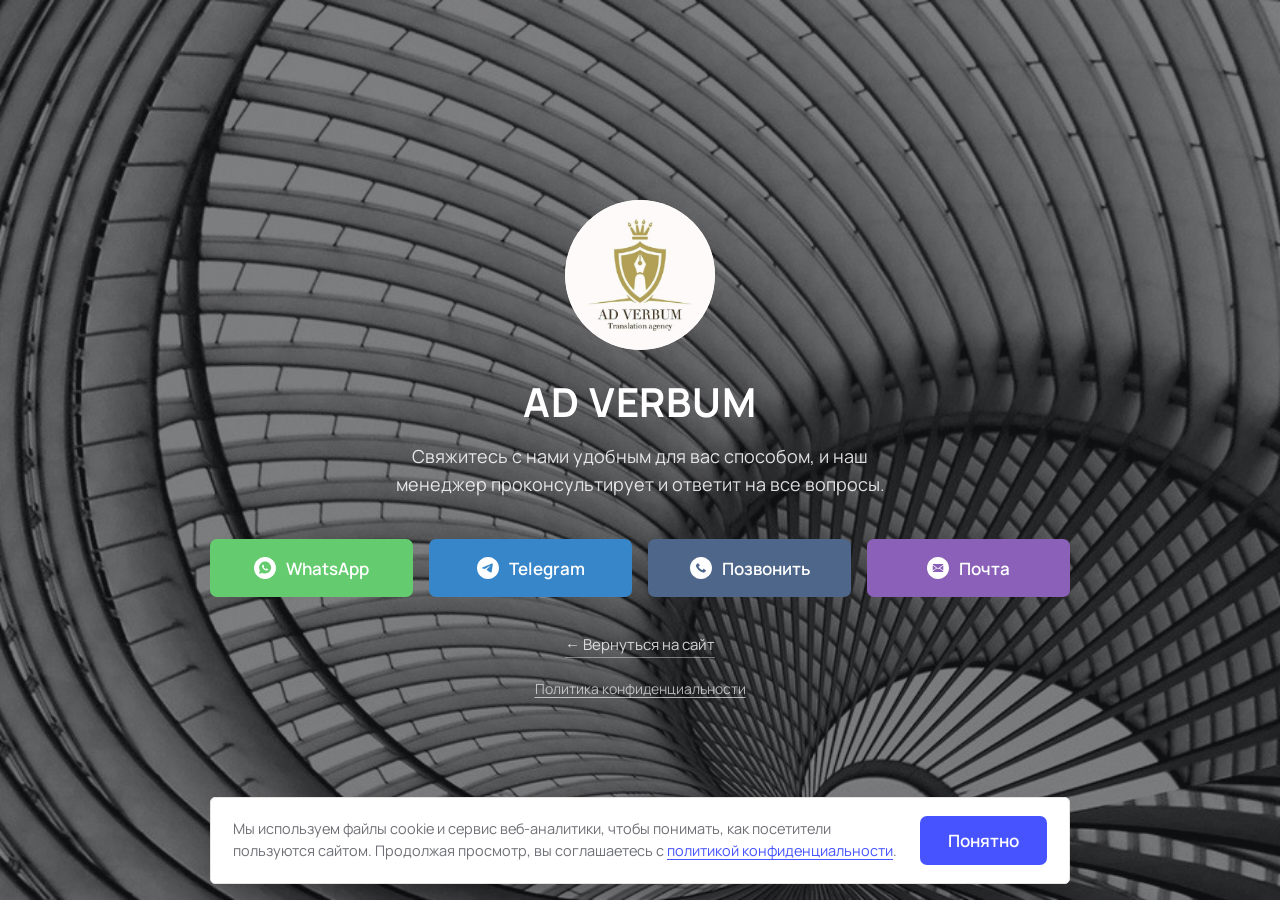
<file: site/from.html>
<!DOCTYPE html>
<html lang="ru">
<head>
<meta charset="utf-8">
<!-- Старый адрес страницы заявки. Оставлен, чтобы не ломались ссылки,
     закладки и результаты поиска: перенаправляет на contacts.html. -->
<meta http-equiv="refresh" content="0; url=contacts.html">
<link rel="canonical" href="https://adverbum.ru/contacts.html">
<meta name="robots" content="noindex">
<title>Связаться с AD VERBUM</title>
<script>location.replace('contacts.html');</script>
</head>
<body>
<p>Страница переехала. <a href="contacts.html">Перейти к контактам</a>.</p>
</body>
</html>
</file>
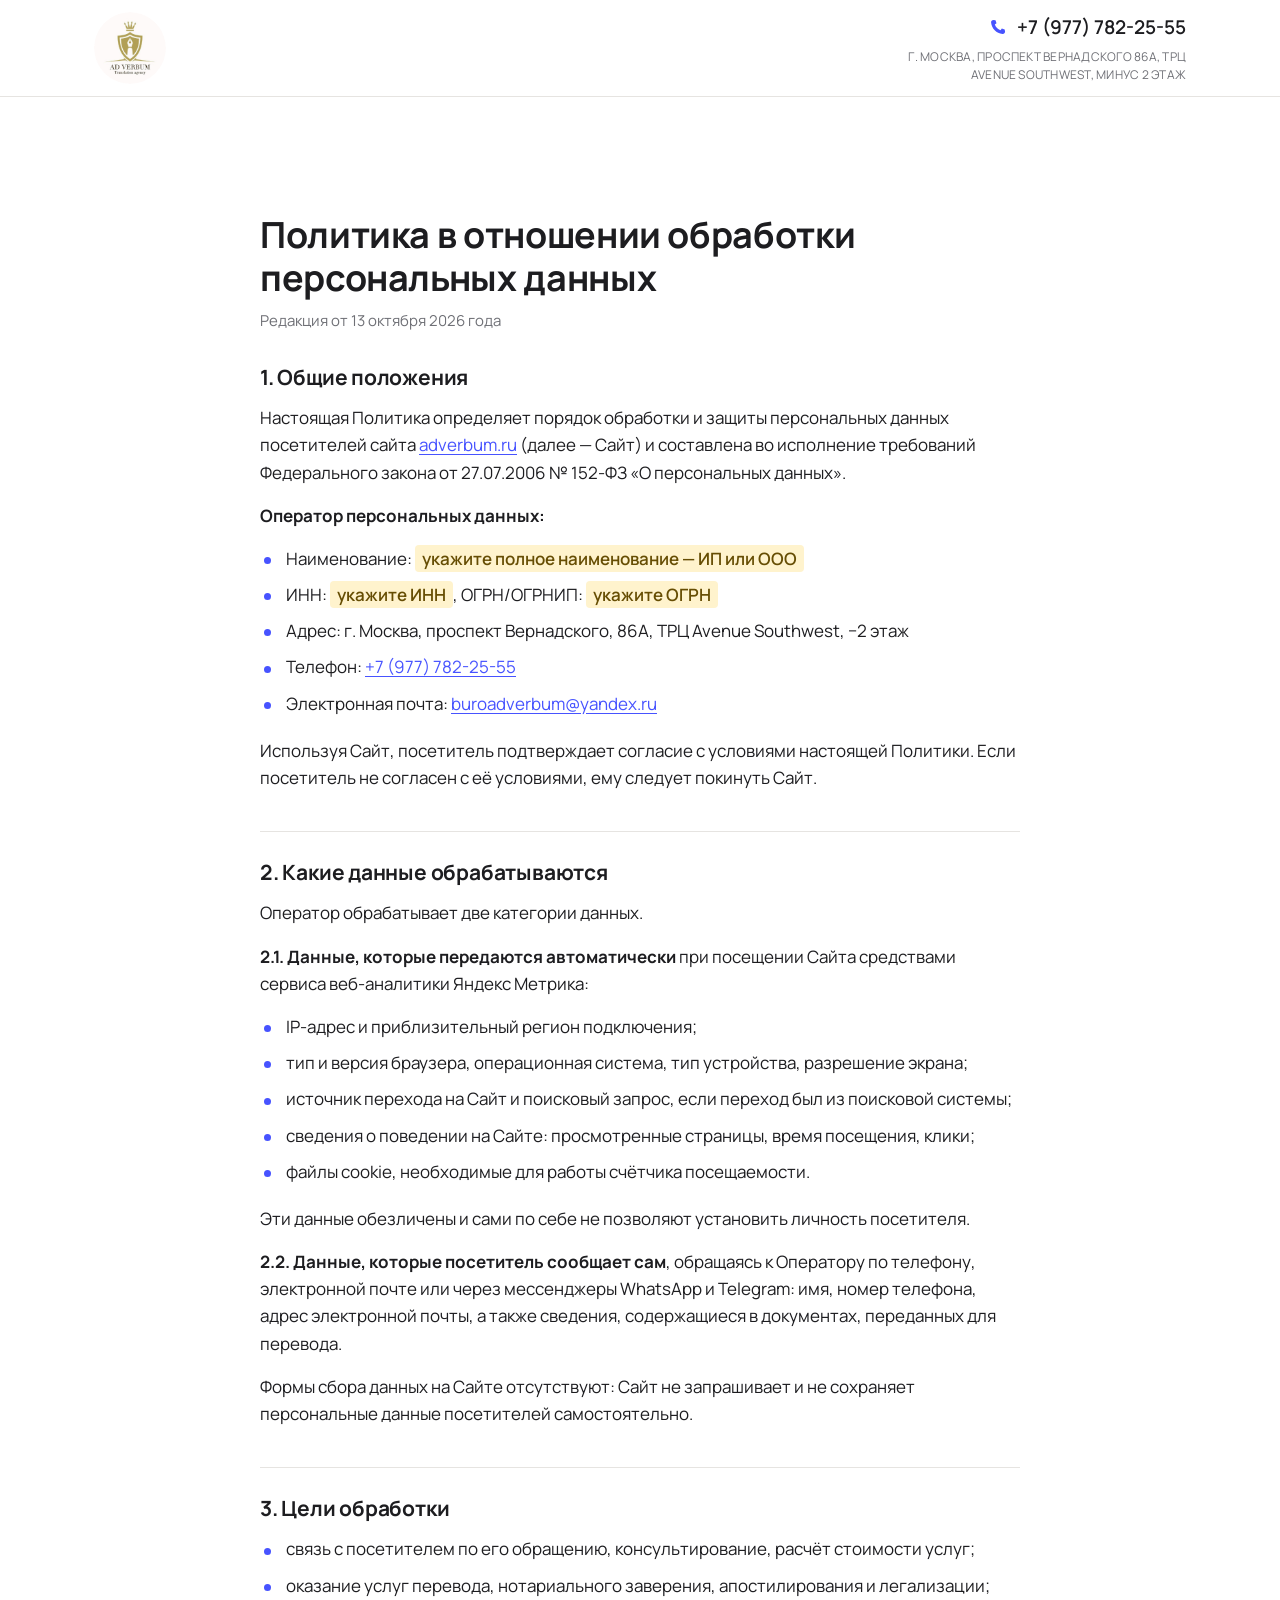
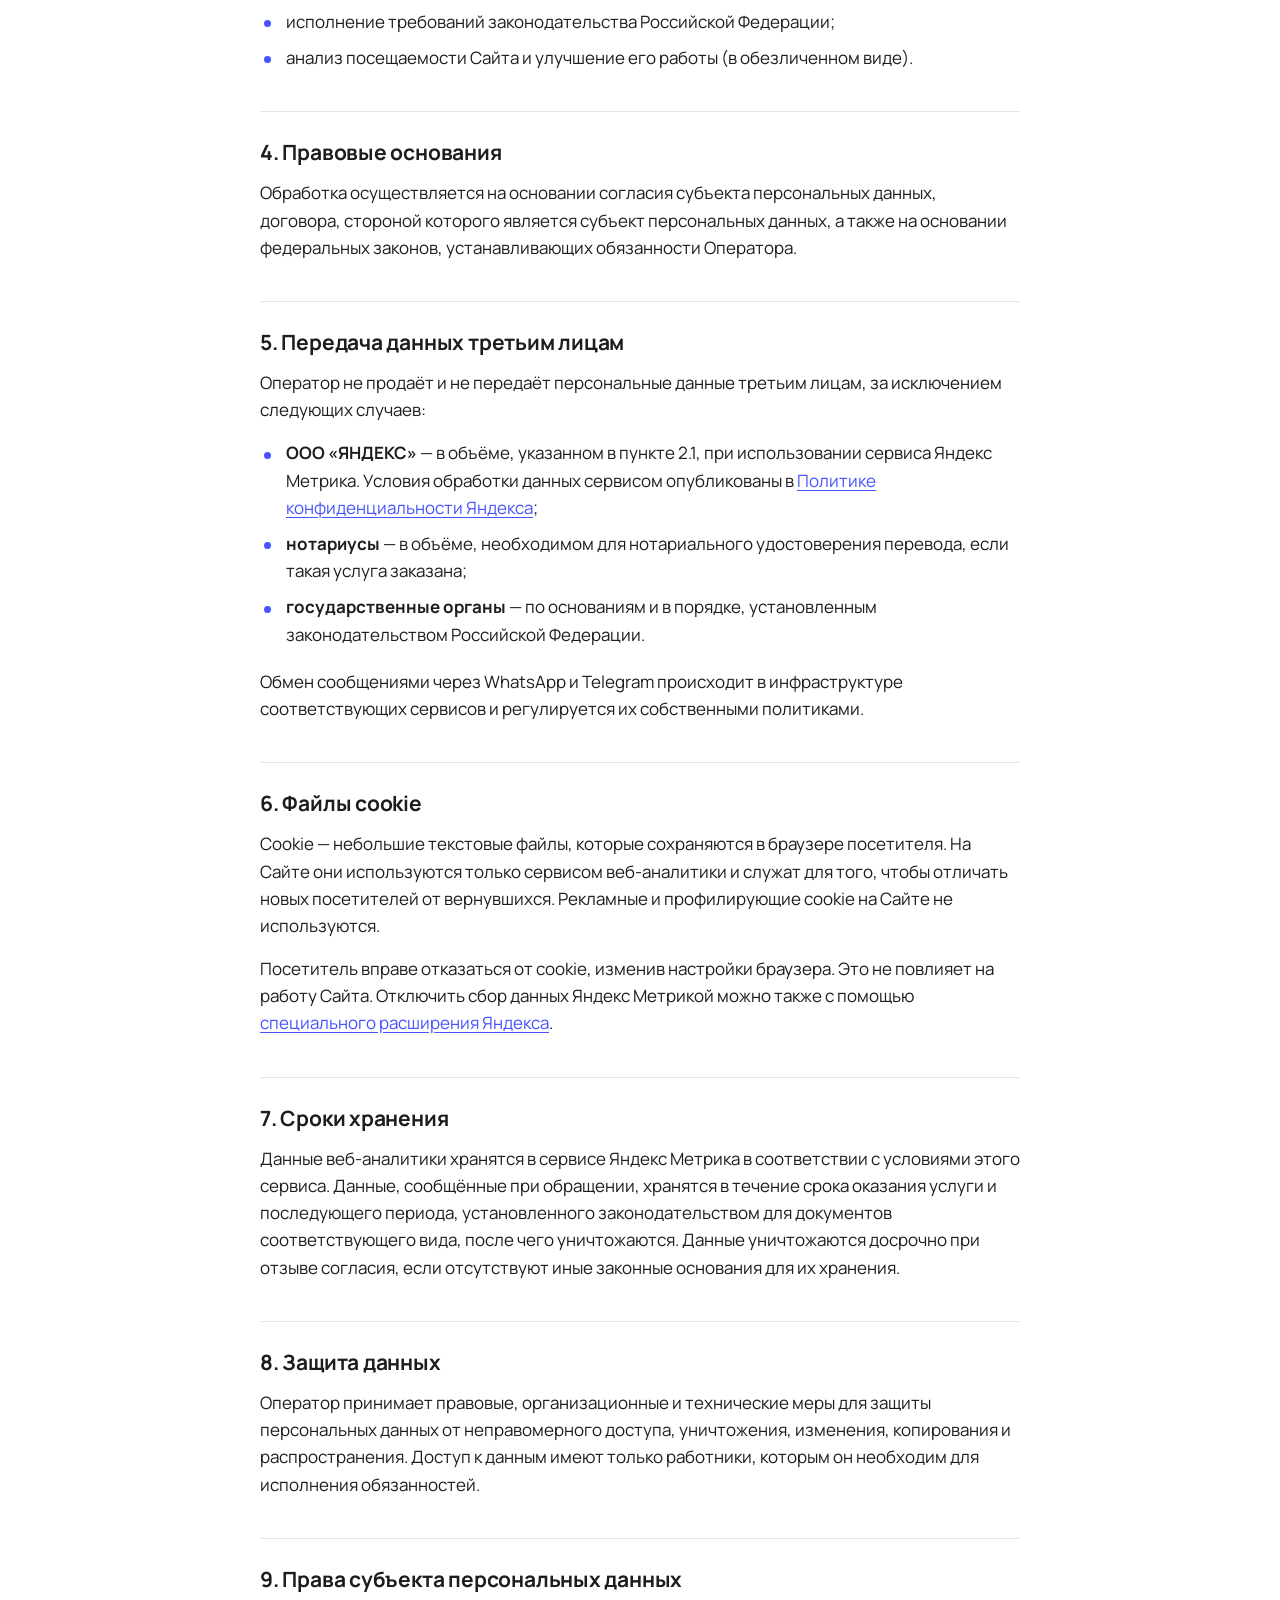
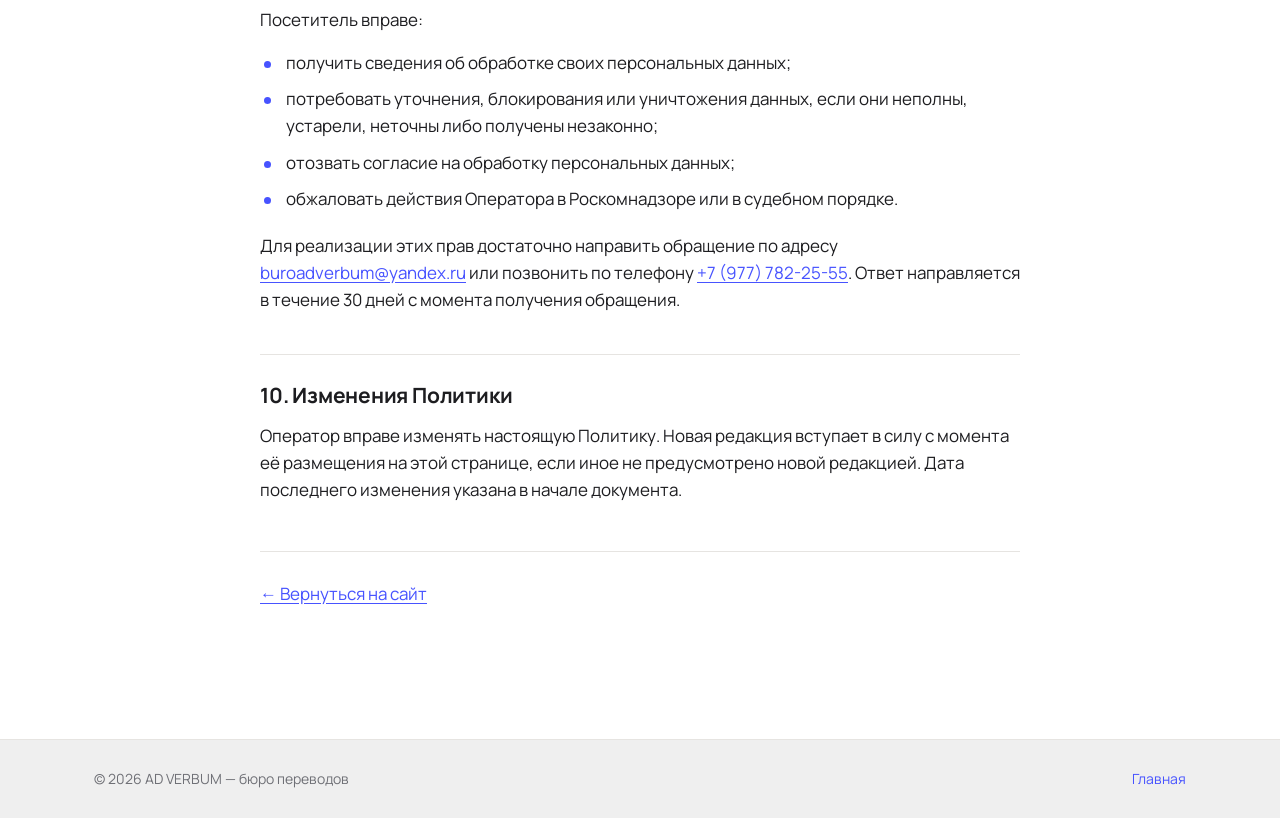
<file: site/privacy.html>
<!DOCTYPE html>
<html lang="ru">
<head>
<meta charset="utf-8">
<meta name="viewport" content="width=device-width, initial-scale=1">
<title>Политика конфиденциальности — AD VERBUM</title>
<meta name="description" content="Политика в отношении обработки персональных данных на сайте бюро переводов AD VERBUM.">
<link rel="canonical" href="https://adverbum.ru/privacy.html">
<meta name="robots" content="noindex, follow">
<meta name="theme-color" content="#4753ff">

<link rel="icon" href="assets/favicon-32.png" sizes="32x32">
<link rel="icon" href="assets/favicon-64.png" sizes="64x64">
<link rel="apple-touch-icon" href="assets/apple-touch-icon.png">

<link rel="preload" as="font" type="font/woff2" href="assets/fonts/manrope-cyrillic.woff2" crossorigin>
<link rel="stylesheet" href="css/style.css">
</head>
<body>

<a class="skip-link" href="#main">Перейти к содержимому</a>

<header class="header">
  <div class="container header__inner">
    <a class="header__logo" href="index.html" aria-label="AD VERBUM — на главную">
      <img src="assets/logo.png" alt="AD VERBUM, бюро переводов" width="420" height="420">
    </a>
    <div class="header__contacts">
      <a class="header__phone" href="tel:+79777822555">
        <svg viewBox="0 0 24 24" aria-hidden="true"><path d="M6.5 3.5 9 4l1.2 3.4-2 1.6a11.5 11.5 0 0 0 6.8 6.8l1.6-2L20 15l.5 2.5c0 1.7-1.4 3-3.1 2.8C10 19.5 4.5 14 3.7 6.6 3.5 4.9 4.8 3.5 6.5 3.5Z"/></svg>
        +7 (977) 782-25-55
      </a>
      <p class="header__address">
        г. Москва, проспект Вернадского 86А, ТРЦ Avenue Southwest, минус 2 этаж
      </p>
    </div>
  </div>
</header>

<main id="main" class="section">
  <div class="container">
    <article class="legal">
      <h1 class="legal__title">Политика в отношении обработки персональных данных</h1>
      <p class="legal__date">Редакция от 13 октября 2026 года</p>

      <h2>1. Общие положения</h2>
      <p>Настоящая Политика определяет порядок обработки и защиты персональных данных
        посетителей сайта <a href="https://adverbum.ru/">adverbum.ru</a> (далее — Сайт)
        и составлена во исполнение требований Федерального закона от 27.07.2006 № 152-ФЗ
        «О персональных данных».</p>

      <p><strong>Оператор персональных данных:</strong></p>
      <ul class="legal__list">
        <li>Наименование: <mark>укажите полное наименование — ИП или ООО</mark></li>
        <li>ИНН: <mark>укажите ИНН</mark>, ОГРН/ОГРНИП: <mark>укажите ОГРН</mark></li>
        <li>Адрес: г. Москва, проспект Вернадского, 86А, ТРЦ Avenue Southwest, −2 этаж</li>
        <li>Телефон: <a href="tel:+79777822555">+7 (977) 782-25-55</a></li>
        <li>Электронная почта: <a href="mailto:buroadverbum@yandex.ru">buroadverbum@yandex.ru</a></li>
      </ul>

      <p>Используя Сайт, посетитель подтверждает согласие с условиями настоящей Политики.
        Если посетитель не согласен с её условиями, ему следует покинуть Сайт.</p>

      <h2>2. Какие данные обрабатываются</h2>
      <p>Оператор обрабатывает две категории данных.</p>

      <p><strong>2.1. Данные, которые передаются автоматически</strong> при посещении Сайта
        средствами сервиса веб-аналитики Яндекс Метрика:</p>
      <ul class="legal__list">
        <li>IP-адрес и приблизительный регион подключения;</li>
        <li>тип и версия браузера, операционная система, тип устройства, разрешение экрана;</li>
        <li>источник перехода на Сайт и поисковый запрос, если переход был из поисковой системы;</li>
        <li>сведения о поведении на Сайте: просмотренные страницы, время посещения, клики;</li>
        <li>файлы cookie, необходимые для работы счётчика посещаемости.</li>
      </ul>
      <p>Эти данные обезличены и сами по себе не позволяют установить личность посетителя.</p>

      <p><strong>2.2. Данные, которые посетитель сообщает сам</strong>, обращаясь к Оператору
        по телефону, электронной почте или через мессенджеры WhatsApp и Telegram: имя,
        номер телефона, адрес электронной почты, а также сведения, содержащиеся в документах,
        переданных для перевода.</p>

      <p>Формы сбора данных на Сайте отсутствуют: Сайт не запрашивает и не сохраняет
        персональные данные посетителей самостоятельно.</p>

      <h2>3. Цели обработки</h2>
      <ul class="legal__list">
        <li>связь с посетителем по его обращению, консультирование, расчёт стоимости услуг;</li>
        <li>оказание услуг перевода, нотариального заверения, апостилирования и легализации;</li>
        <li>исполнение требований законодательства Российской Федерации;</li>
        <li>анализ посещаемости Сайта и улучшение его работы (в обезличенном виде).</li>
      </ul>

      <h2>4. Правовые основания</h2>
      <p>Обработка осуществляется на основании согласия субъекта персональных данных,
        договора, стороной которого является субъект персональных данных, а также
        на основании федеральных законов, устанавливающих обязанности Оператора.</p>

      <h2>5. Передача данных третьим лицам</h2>
      <p>Оператор не продаёт и не передаёт персональные данные третьим лицам,
        за исключением следующих случаев:</p>
      <ul class="legal__list">
        <li><strong>ООО «ЯНДЕКС»</strong> — в объёме, указанном в пункте 2.1, при использовании
          сервиса Яндекс Метрика. Условия обработки данных сервисом опубликованы в
          <a href="https://yandex.ru/legal/confidential/" target="_blank" rel="noopener">Политике
          конфиденциальности Яндекса</a>;</li>
        <li><strong>нотариусы</strong> — в объёме, необходимом для нотариального удостоверения
          перевода, если такая услуга заказана;</li>
        <li><strong>государственные органы</strong> — по основаниям и в порядке, установленным
          законодательством Российской Федерации.</li>
      </ul>
      <p>Обмен сообщениями через WhatsApp и Telegram происходит в инфраструктуре
        соответствующих сервисов и регулируется их собственными политиками.</p>

      <h2>6. Файлы cookie</h2>
      <p>Cookie — небольшие текстовые файлы, которые сохраняются в браузере посетителя.
        На Сайте они используются только сервисом веб-аналитики и служат для того,
        чтобы отличать новых посетителей от вернувшихся. Рекламные и профилирующие
        cookie на Сайте не используются.</p>
      <p>Посетитель вправе отказаться от cookie, изменив настройки браузера. Это не повлияет
        на работу Сайта. Отключить сбор данных Яндекс Метрикой можно также с помощью
        <a href="https://yandex.ru/support/metrica/general/opt-out.html" target="_blank" rel="noopener">специального
        расширения Яндекса</a>.</p>

      <h2>7. Сроки хранения</h2>
      <p>Данные веб-аналитики хранятся в сервисе Яндекс Метрика в соответствии с условиями
        этого сервиса. Данные, сообщённые при обращении, хранятся в течение срока оказания
        услуги и последующего периода, установленного законодательством для документов
        соответствующего вида, после чего уничтожаются. Данные уничтожаются досрочно
        при отзыве согласия, если отсутствуют иные законные основания для их хранения.</p>

      <h2>8. Защита данных</h2>
      <p>Оператор принимает правовые, организационные и технические меры для защиты
        персональных данных от неправомерного доступа, уничтожения, изменения,
        копирования и распространения. Доступ к данным имеют только работники,
        которым он необходим для исполнения обязанностей.</p>

      <h2>9. Права субъекта персональных данных</h2>
      <p>Посетитель вправе:</p>
      <ul class="legal__list">
        <li>получить сведения об обработке своих персональных данных;</li>
        <li>потребовать уточнения, блокирования или уничтожения данных, если они неполны,
          устарели, неточны либо получены незаконно;</li>
        <li>отозвать согласие на обработку персональных данных;</li>
        <li>обжаловать действия Оператора в Роскомнадзоре или в судебном порядке.</li>
      </ul>
      <p>Для реализации этих прав достаточно направить обращение по адресу
        <a href="mailto:buroadverbum@yandex.ru">buroadverbum@yandex.ru</a> или позвонить
        по телефону <a href="tel:+79777822555">+7 (977) 782-25-55</a>. Ответ направляется
        в течение 30 дней с момента получения обращения.</p>

      <h2>10. Изменения Политики</h2>
      <p>Оператор вправе изменять настоящую Политику. Новая редакция вступает в силу
        с момента её размещения на этой странице, если иное не предусмотрено новой редакцией.
        Дата последнего изменения указана в начале документа.</p>

      <p class="legal__back"><a href="index.html">← Вернуться на сайт</a></p>
    </article>
  </div>
</main>

<footer class="footer">
  <div class="container footer__inner">
    <p>© <span id="year">2026</span> AD VERBUM — бюро переводов</p>
    <p><a href="index.html">Главная</a></p>
  </div>
</footer>

<script src="js/main.js"></script>
</body>
</html>
</file>
<file: css/style.css>
/* =========================================================
   AD VERBUM — бюро переводов
   Дизайн-система: графит + золото логотипа, тёплый белый
   ========================================================= */

/* ---------- Шрифты (локальные, без внешних запросов) ---------- */
@font-face{
  font-family:'Manrope';font-style:normal;font-weight:400 800;font-display:swap;
  src:url('../assets/fonts/manrope-cyrillic.woff2') format('woff2');
  unicode-range:U+0301,U+0400-045F,U+0490-0491,U+04B0-04B1,U+2116;
}
@font-face{
  font-family:'Manrope';font-style:normal;font-weight:400 800;font-display:swap;
  src:url('../assets/fonts/manrope-latin.woff2') format('woff2');
  unicode-range:U+0000-00FF,U+0131,U+0152-0153,U+02BB-02BC,U+02C6,U+02DA,U+02DC,U+0304,U+0308,U+0329,U+2000-206F,U+20AC,U+2122,U+2191,U+2193,U+2212,U+2215,U+FEFF,U+FFFD;
}
@font-face{
  font-family:'Playfair Display';font-style:normal;font-weight:500 700;font-display:swap;
  src:url('../assets/fonts/playfair-cyrillic.woff2') format('woff2');
  unicode-range:U+0301,U+0400-045F,U+0490-0491,U+04B0-04B1,U+2116;
}
@font-face{
  font-family:'Playfair Display';font-style:normal;font-weight:500 700;font-display:swap;
  src:url('../assets/fonts/playfair-latin.woff2') format('woff2');
  unicode-range:U+0000-00FF,U+0131,U+0152-0153,U+02BB-02BC,U+02C6,U+02DA,U+02DC,U+0304,U+0308,U+0329,U+2000-206F,U+20AC,U+2122,U+2191,U+2193,U+2212,U+2215,U+FEFF,U+FFFD;
}

:root{
  --ink:#12141a;
  --ink-2:#1a1d25;
  --ink-3:#282d39;
  --gold:#b3963f;
  --gold-soft:#d7bd77;
  --gold-deep:#8c7231;
  --cream:#faf7f2;
  --paper:#ffffff;
  --text:#22252c;
  --muted:#71778a;
  --line:#e7e2d9;
  --accent:#c0492c;

  --radius:18px;
  --radius-sm:12px;
  --radius-lg:28px;

  --shadow-sm:0 2px 10px rgba(18,20,26,.05);
  --shadow:0 18px 40px -22px rgba(18,20,26,.28);
  --shadow-lg:0 40px 80px -40px rgba(18,20,26,.45);

  --ease:cubic-bezier(.22,.68,.32,1);
  --ease-out:cubic-bezier(.16,1,.3,1);

  --container:1200px;
  --header-h:76px;

  --font-head:"Playfair Display",Georgia,"Times New Roman",serif;
  --font-body:"Manrope",-apple-system,BlinkMacSystemFont,"Segoe UI",Roboto,Arial,sans-serif;
}

*,*::before,*::after{box-sizing:border-box}

html{
  scroll-behavior:smooth;
  scroll-padding-top:calc(var(--header-h) + 16px);
  -webkit-text-size-adjust:100%;
}

body{
  margin:0;
  font-family:var(--font-body);
  font-size:17px;
  line-height:1.65;
  color:var(--text);
  background:var(--paper);
  overflow-x:hidden;
  -webkit-font-smoothing:antialiased;
}

body.is-locked{overflow:hidden}

h1,h2,h3{font-family:var(--font-head);font-weight:600;line-height:1.14;margin:0;letter-spacing:-.01em}
p{margin:0}
ul,ol{margin:0;padding:0;list-style:none}
img{max-width:100%;display:block;height:auto}
a{color:inherit;text-decoration:none}
button{font:inherit;color:inherit;border:0;background:none;cursor:pointer}
input,select,textarea{font:inherit;color:inherit}
summary::-webkit-details-marker{display:none}

.container{width:100%;max-width:var(--container);margin:0 auto;padding:0 24px}
.container--narrow{max-width:860px}

.ic{width:1.15em;height:1.15em;flex:none;fill:none;stroke:currentColor;stroke-width:1.7;stroke-linecap:round;stroke-linejoin:round}

.skip-link{
  position:fixed;top:-100px;left:16px;z-index:200;
  background:var(--ink);color:#fff;padding:12px 18px;border-radius:0 0 12px 12px;
  transition:top .25s var(--ease);
}
.skip-link:focus-visible{top:0}

:focus-visible{outline:2px solid var(--gold);outline-offset:3px;border-radius:6px}

/* ============ ПОЛОСА ПРОКРУТКИ ============ */
.scroll-progress{position:fixed;inset:0 0 auto;height:3px;z-index:120;pointer-events:none}
.scroll-progress span{
  display:block;height:100%;width:0%;
  background:linear-gradient(90deg,var(--gold-deep),var(--gold),var(--gold-soft));
  box-shadow:0 0 14px rgba(179,150,63,.65);
  transition:width .12s linear;
}

/* ============ ВЕРХНЯЯ ПОЛОСА ============ */
.topbar{background:var(--ink);color:rgba(255,255,255,.72);font-size:13.5px}
.topbar__inner{display:flex;gap:24px;justify-content:space-between;align-items:center;min-height:42px;padding-block:8px}
.topbar__item{display:flex;align-items:center;gap:8px;margin:0}
.topbar__item .ic{color:var(--gold-soft)}
.topbar__item--right{white-space:nowrap}
@media (max-width:900px){.topbar__item--right{display:none}.topbar{font-size:12.5px}}

/* ============ ШАПКА ============ */
.header{
  position:sticky;top:0;z-index:100;
  background:rgba(255,255,255,.86);
  backdrop-filter:saturate(180%) blur(14px);
  -webkit-backdrop-filter:saturate(180%) blur(14px);
  border-bottom:1px solid transparent;
  transition:border-color .3s var(--ease),box-shadow .3s var(--ease),background .3s var(--ease);
}
.header.is-stuck{border-bottom-color:var(--line);box-shadow:0 10px 30px -24px rgba(18,20,26,.5)}
.header__inner{display:flex;align-items:center;gap:28px;min-height:var(--header-h)}

.brand{display:flex;align-items:center;gap:12px;flex:none}
.brand__badge{
  display:block;width:46px;height:46px;border-radius:50%;overflow:hidden;flex:none;
  background:#fdfcfa;box-shadow:0 0 0 1px var(--line),var(--shadow-sm);
  position:relative;transition:transform .5s var(--ease-out),box-shadow .4s var(--ease);
}
.brand__badge img{width:100%;height:100%;object-fit:cover}
.brand__badge::after{
  content:"";position:absolute;inset:0;border-radius:50%;
  background:linear-gradient(120deg,transparent 35%,rgba(255,255,255,.85) 50%,transparent 65%);
  transform:translateX(-120%);transition:transform .8s var(--ease-out);
}
.brand:hover .brand__badge{transform:scale(1.06) rotate(-4deg);box-shadow:0 0 0 1px var(--gold-soft),0 10px 26px -12px rgba(179,150,63,.7)}
.brand:hover .brand__badge::after{transform:translateX(120%)}
.brand__badge--lg{width:84px;height:84px}
.brand__text{display:flex;flex-direction:column;line-height:1.1}
.brand__name{font-family:var(--font-head);font-weight:700;font-size:20px;letter-spacing:.04em}
.brand__tag{font-size:11.5px;text-transform:uppercase;letter-spacing:.16em;color:var(--muted)}

.nav{display:flex;align-items:center;gap:26px;margin-left:auto;font-size:15.5px;font-weight:500}
.nav a{position:relative;padding:6px 0;color:var(--text);white-space:nowrap;transition:color .25s var(--ease)}
.nav a::after{
  content:"";position:absolute;left:0;bottom:0;height:2px;width:100%;
  background:linear-gradient(90deg,var(--gold),var(--gold-soft));
  transform:scaleX(0);transform-origin:right;transition:transform .35s var(--ease-out);
}
.nav a:hover{color:var(--gold-deep)}
.nav a:hover::after,.nav a.is-active::after{transform:scaleX(1);transform-origin:left}
.nav__mobile-actions{display:none}

.header__actions{display:flex;align-items:center;gap:14px;flex:none}
.header__phone{display:flex;align-items:center;gap:8px;font-weight:700;white-space:nowrap;transition:color .25s var(--ease)}
.header__phone .ic{color:var(--gold)}
.header__phone:hover{color:var(--gold-deep)}

.burger{display:none;width:44px;height:44px;border-radius:12px;position:relative;border:1px solid var(--line)}
.burger span{
  position:absolute;left:12px;width:20px;height:2px;background:var(--ink);border-radius:2px;
  transition:transform .35s var(--ease-out),opacity .2s linear,width .3s var(--ease);
}
.burger span:nth-child(1){top:15px}
.burger span:nth-child(2){top:21px;width:14px}
.burger span:nth-child(3){top:27px}
.burger.is-open span:nth-child(1){transform:translateY(6px) rotate(45deg)}
.burger.is-open span:nth-child(2){opacity:0}
.burger.is-open span:nth-child(3){transform:translateY(-6px) rotate(-45deg)}

@media (max-width:1300px){
  .nav{gap:18px;font-size:15px}
  .header__inner{gap:18px}
}
@media (max-width:1180px){
  .header__phone{display:none}
}
@media (max-width:1080px){
  .nav{display:none}
  .burger{display:block}
  .nav.is-open{
    display:flex;flex-direction:column;align-items:stretch;gap:0;
    position:fixed;inset:calc(var(--header-h) + 42px) 0 auto;
    background:var(--paper);padding:10px 24px 28px;
    box-shadow:var(--shadow-lg);border-top:1px solid var(--line);
    animation:navIn .35s var(--ease-out) both;max-height:calc(100dvh - var(--header-h));overflow:auto;
  }
  .nav.is-open a{padding:15px 0;border-bottom:1px solid var(--line);font-size:17px}
  .nav.is-open a::after{display:none}
  .nav__mobile-actions{display:block;margin-top:18px}
}
@keyframes navIn{from{opacity:0;transform:translateY(-12px)}to{opacity:1;transform:none}}

@media (max-width:760px){
  .header__phone{display:none}
  .header__actions .btn--sm{display:none}
  .brand__tag{display:none}
}

/* ============ КНОПКИ ============ */
.btn{
  --btn-bg:var(--ink);--btn-color:#fff;
  position:relative;display:inline-flex;align-items:center;justify-content:center;gap:10px;
  padding:13px 24px;border-radius:999px;font-weight:700;font-size:15.5px;line-height:1.2;
  background:var(--btn-bg);color:var(--btn-color);cursor:pointer;overflow:hidden;
  transition:transform .3s var(--ease-out),box-shadow .3s var(--ease),background .3s var(--ease),color .3s var(--ease);
  will-change:transform;
}
.btn::before{
  content:"";position:absolute;inset:0;border-radius:inherit;
  background:linear-gradient(120deg,transparent 30%,rgba(255,255,255,.35) 50%,transparent 70%);
  transform:translateX(-130%);transition:transform .7s var(--ease-out);
}
.btn:hover::before{transform:translateX(130%)}
.btn:hover{transform:translateY(-2px)}
.btn:active{transform:translateY(0) scale(.985)}
.btn--sm{padding:10px 18px;font-size:14.5px}
.btn--lg{padding:16px 30px;font-size:16.5px}
.btn--block{width:100%}

.btn--gold{
  --btn-color:#1a1505;
  background:linear-gradient(135deg,var(--gold-soft),var(--gold) 45%,var(--gold-deep));
  box-shadow:0 12px 30px -14px rgba(179,150,63,.9);
}
.btn--gold:hover{box-shadow:0 18px 40px -16px rgba(179,150,63,1)}
.btn--dark{background:var(--ink);color:#fff;box-shadow:0 12px 30px -18px rgba(18,20,26,.9)}
.btn--ghost{
  background:rgba(255,255,255,.07);color:#fff;
  box-shadow:inset 0 0 0 1px rgba(255,255,255,.28);backdrop-filter:blur(6px);
}
.btn--ghost:hover{background:rgba(255,255,255,.14)}
.btn--outline-light{background:transparent;color:#fff;box-shadow:inset 0 0 0 1.5px rgba(255,255,255,.4)}
.btn--outline-light:hover{background:rgba(255,255,255,.1)}

.btn__spinner{display:none;width:18px;height:18px;border-radius:50%;border:2px solid rgba(0,0,0,.25);border-top-color:currentColor;animation:spin .7s linear infinite}
.btn.is-loading{pointer-events:none}
.btn.is-loading .btn__label{opacity:.55}
.btn.is-loading .btn__spinner{display:block}
@keyframes spin{to{transform:rotate(360deg)}}

.link{
  color:var(--gold-deep);font-weight:600;text-decoration:underline;
  text-underline-offset:3px;text-decoration-thickness:1px;padding:0;
  transition:color .25s var(--ease);
}
.link:hover{color:var(--gold)}

/* ============ ПЕРВЫЙ ЭКРАН ============ */
.hero{
  position:relative;isolation:isolate;overflow:hidden;
  background:radial-gradient(120% 90% at 78% 12%,#232936 0%,#171a22 45%,#0f1117 100%);
  color:#fff;padding:clamp(48px,5.5vw,76px) 0 clamp(64px,6.5vw,92px);
}
.hero__bg{position:absolute;inset:0;z-index:-1;pointer-events:none}
.hero__arcs{
  position:absolute;top:50%;left:68%;width:min(1250px,125vw);aspect-ratio:1;
  transform:translate(-50%,-50%);opacity:.5;
  animation:arcSpin 75s linear infinite;
}
.hero__arcs circle{fill:none;stroke:rgba(255,255,255,.2);stroke-width:1}
.hero__arc-group circle:nth-child(odd){stroke:rgba(215,189,119,.3)}
.hero__rays path{stroke:rgba(255,255,255,.09);stroke-width:1}
@keyframes arcSpin{to{transform:translate(-50%,-50%) rotate(360deg)}}

.hero__glow{position:absolute;border-radius:50%;filter:blur(90px);opacity:.5}
.hero__glow--a{width:520px;height:520px;right:-120px;top:-140px;background:radial-gradient(circle,rgba(179,150,63,.55),transparent 65%);animation:floatA 14s ease-in-out infinite}
.hero__glow--b{width:420px;height:420px;left:-100px;bottom:-160px;background:radial-gradient(circle,rgba(90,120,180,.4),transparent 65%);animation:floatB 18s ease-in-out infinite}
@keyframes floatA{50%{transform:translate(-40px,50px) scale(1.12)}}
@keyframes floatB{50%{transform:translate(50px,-40px) scale(1.08)}}

.hero__grain{
  position:absolute;inset:0;opacity:.035;mix-blend-mode:overlay;
  background-image:url("data:image/svg+xml,%3Csvg xmlns='http://www.w3.org/2000/svg' width='160' height='160'%3E%3Cfilter id='n'%3E%3CfeTurbulence type='fractalNoise' baseFrequency='.8' numOctaves='3'/%3E%3C/filter%3E%3Crect width='100%25' height='100%25' filter='url(%23n)'/%3E%3C/svg%3E");
}

.hero__inner{display:grid;grid-template-columns:minmax(0,1.08fr) minmax(0,.92fr);gap:clamp(32px,5vw,72px);align-items:center}

.hero__eyebrow{
  display:inline-flex;align-items:center;gap:10px;
  font-size:13.5px;letter-spacing:.14em;text-transform:uppercase;color:var(--gold-soft);
  background:rgba(215,189,119,.1);border:1px solid rgba(215,189,119,.28);
  padding:8px 16px;border-radius:999px;margin-bottom:24px;
}
.hero__eyebrow .dot{width:7px;height:7px;border-radius:50%;background:var(--gold-soft);box-shadow:0 0 0 0 rgba(215,189,119,.6);animation:pulse 2.4s var(--ease) infinite}
@keyframes pulse{70%{box-shadow:0 0 0 12px rgba(215,189,119,0)}100%{box-shadow:0 0 0 0 rgba(215,189,119,0)}}

.hero__title{font-size:clamp(33px,4.3vw,54px);letter-spacing:-.02em;margin-bottom:16px}
.hero__title-line{display:block}
.hero__title em{
  font-style:normal;position:relative;white-space:nowrap;
  background:linear-gradient(120deg,var(--gold-soft),var(--gold) 55%,#f0e2bd);
  -webkit-background-clip:text;background-clip:text;color:transparent;
}
.hero__title em::after{
  content:"";position:absolute;left:0;right:0;bottom:-.08em;height:3px;border-radius:3px;
  background:linear-gradient(90deg,var(--gold),transparent);
  transform:scaleX(0);transform-origin:left;animation:underline 1s var(--ease-out) .7s forwards;
}
@keyframes underline{to{transform:scaleX(1)}}

.hero__rotator{font-size:clamp(17px,2vw,20px);color:var(--gold-soft);font-weight:600;margin-bottom:14px;display:flex;gap:.4em;align-items:baseline}
.rotator{position:relative;display:inline-block;height:1.5em;overflow:hidden;min-width:min(260px,52vw)}
.rotator__item{
  display:block;opacity:0;transform:translateY(100%);
  transition:transform .55s var(--ease-out),opacity .45s var(--ease);
  position:absolute;left:0;top:0;white-space:nowrap;
}
.rotator__item.is-active{opacity:1;transform:none;position:relative}
.rotator__item.is-leaving{opacity:0;transform:translateY(-100%)}

.hero__lead{font-size:clamp(16px,1.55vw,17.5px);color:rgba(255,255,255,.76);max-width:54ch;margin-bottom:24px}

.hero__chips{display:flex;flex-wrap:wrap;gap:10px 18px;margin-bottom:28px}
.hero__chips li{display:flex;align-items:center;gap:8px;font-size:15px;color:rgba(255,255,255,.88)}
.hero__chips .ic{color:var(--gold-soft);stroke-width:2.4}

.hero__cta{display:flex;flex-wrap:wrap;gap:14px;margin-bottom:18px}
.hero__note{font-size:14.5px;color:rgba(255,255,255,.55)}

.hero__scroll{
  position:absolute;left:50%;bottom:22px;transform:translateX(-50%);
  width:26px;height:42px;border-radius:14px;border:1.5px solid rgba(255,255,255,.28);
  display:grid;place-items:start center;padding-top:8px;z-index:2;
}
.hero__scroll span{width:3px;height:8px;border-radius:2px;background:var(--gold-soft);animation:scrollDot 1.8s var(--ease) infinite}
@keyframes scrollDot{0%{opacity:0;transform:translateY(0)}35%{opacity:1}100%{opacity:0;transform:translateY(16px)}}
@media (max-width:1080px){.hero__scroll{display:none}}

/* ---- Форма-лид ---- */
.lead{
  background:rgba(255,255,255,.97);color:var(--text);border-radius:var(--radius-lg);
  padding:clamp(24px,3vw,34px);box-shadow:var(--shadow-lg);
  border:1px solid rgba(255,255,255,.5);position:relative;overflow:hidden;
}
.lead::before{
  content:"";position:absolute;inset:0 0 auto;height:4px;
  background:linear-gradient(90deg,var(--gold-deep),var(--gold-soft),var(--gold));
}
.lead__head{margin-bottom:20px}
.lead__badge{
  display:inline-block;font-size:12.5px;font-weight:700;letter-spacing:.08em;text-transform:uppercase;
  color:var(--gold-deep);background:rgba(179,150,63,.12);padding:6px 12px;border-radius:999px;margin-bottom:12px;
}
.lead__title{font-size:clamp(22px,2.4vw,27px);margin-bottom:8px}
.lead__sub{font-size:14.5px;color:var(--muted)}

.form{display:flex;flex-direction:column;gap:14px;position:relative}
.field{display:flex;flex-direction:column;gap:7px}
.field label{font-size:13.5px;font-weight:600;color:var(--muted)}
.field label i{font-style:normal;font-weight:500;opacity:.75}
.field input,.field textarea,.select select{
  width:100%;padding:13px 16px;border-radius:var(--radius-sm);
  border:1.5px solid var(--line);background:#fff;
  transition:border-color .25s var(--ease),box-shadow .25s var(--ease),background .25s var(--ease);
}
.field textarea{resize:vertical;min-height:84px}
.field input::placeholder,.field textarea::placeholder{color:#b3b7c2}
.field input:focus,.field textarea:focus,.select select:focus{
  outline:none;border-color:var(--gold);box-shadow:0 0 0 4px rgba(179,150,63,.14);
}
.field__error{display:none;font-size:13px;color:var(--accent);font-weight:600}
.field.is-invalid input{border-color:var(--accent);box-shadow:0 0 0 4px rgba(192,73,44,.1)}
.field.is-invalid .field__error{display:block;animation:shake .4s var(--ease)}
@keyframes shake{25%{transform:translateX(-4px)}75%{transform:translateX(4px)}}

.select{position:relative}
.select select{appearance:none;-webkit-appearance:none;cursor:pointer;padding-right:44px}
.select__ic{position:absolute;right:15px;top:50%;transform:translateY(-50%);pointer-events:none;color:var(--muted);width:18px;height:18px}

.dropzone{
  display:flex;align-items:center;gap:12px;padding:15px 18px;cursor:pointer;
  border:1.5px dashed var(--line);border-radius:var(--radius-sm);background:var(--cream);
  color:var(--muted);font-size:14.5px;transition:all .25s var(--ease);
}
.dropzone .ic{color:var(--gold);width:22px;height:22px}
.dropzone:hover,.dropzone.is-drag{border-color:var(--gold);background:rgba(179,150,63,.07);color:var(--text)}
.dropzone.is-filled{border-style:solid;border-color:var(--gold);background:rgba(179,150,63,.09);color:var(--text);font-weight:600}
.dropzone__text i{font-style:normal;opacity:.7}

.form__policy{font-size:12.5px;color:var(--muted);text-align:center;line-height:1.5}
.form__policy .link{font-size:12.5px}

.form__success{
  position:absolute;inset:-10px;background:rgba(255,255,255,.98);border-radius:var(--radius);
  display:flex;flex-direction:column;align-items:center;justify-content:center;gap:10px;text-align:center;
  padding:24px;animation:fadeIn .4s var(--ease-out) both;z-index:3;
}
.form__success[hidden]{display:none}
@keyframes fadeIn{from{opacity:0;transform:scale(.97)}to{opacity:1;transform:none}}
.form__success-title{font-family:var(--font-head);font-size:22px;font-weight:600}
.form__success-text{font-size:14.5px;color:var(--muted);max-width:34ch}
.check{width:64px;height:64px;fill:none;stroke:var(--gold);stroke-width:3;stroke-linecap:round;stroke-linejoin:round}
.check circle{stroke-dasharray:151;stroke-dashoffset:151;animation:draw .6s var(--ease-out) forwards}
.check path{stroke-dasharray:40;stroke-dashoffset:40;animation:draw .4s var(--ease-out) .45s forwards}
@keyframes draw{to{stroke-dashoffset:0}}

@media (max-width:980px){
  .hero__inner{grid-template-columns:1fr}
  .hero__form{order:2}
}
@media (max-width:640px){
  .hero{padding-top:40px}
  .hero__eyebrow{
    align-items:flex-start;gap:9px;font-size:11.5px;letter-spacing:.1em;
    line-height:1.55;padding:9px 15px;margin-bottom:20px;
  }
  .hero__eyebrow .dot{margin-top:6px}
  .hero__lead{font-size:15.5px;margin-bottom:22px}
  .hero__chips{gap:9px 16px;margin-bottom:26px}
  .hero__chips li{font-size:14.5px}
  .hero__cta{gap:10px}
  .hero__cta .btn{width:100%}
}

/* ============ ЛЕНТА ЯЗЫКОВ ============ */
.marquee{
  background:var(--ink-2);color:rgba(255,255,255,.5);overflow:hidden;
  padding:16px 0;border-block:1px solid rgba(255,255,255,.08);
  -webkit-mask-image:linear-gradient(90deg,transparent,#000 8%,#000 92%,transparent);
  mask-image:linear-gradient(90deg,transparent,#000 8%,#000 92%,transparent);
}
.marquee__track{
  display:flex;gap:28px;align-items:center;width:max-content;
  font-family:var(--font-head);font-size:19px;white-space:nowrap;
  animation:marquee 42s linear infinite;
}
.marquee:hover .marquee__track{animation-play-state:paused}
.marquee .sep{color:var(--gold);font-size:9px}
@keyframes marquee{to{transform:translateX(-50%)}}

/* ============ СЕКЦИИ ============ */
.section{padding:clamp(64px,7.5vw,110px) 0;position:relative}
.section--tight{padding:clamp(40px,4vw,56px) 0}
.section--cream{background:var(--cream)}
.section--dark{background:var(--ink);color:#fff}

.section__head{max-width:760px;margin:0 auto clamp(36px,4vw,56px);text-align:center}
.section__eyebrow{
  font-size:13px;letter-spacing:.18em;text-transform:uppercase;color:var(--gold-deep);
  font-weight:700;margin-bottom:14px;
}
.section--dark .section__eyebrow{color:var(--gold-soft)}
.section__title{font-size:clamp(28px,3.7vw,44px);margin-bottom:16px}
.section__title--sm{font-size:clamp(24px,3vw,34px)}
.section__lead{color:var(--muted);font-size:clamp(15.5px,1.5vw,17.5px)}
.section--dark .section__lead{color:rgba(255,255,255,.65)}
.section__head:not(.section__head--light) .section__title{color:var(--ink)}

/* ============ ЦИФРЫ ============ */
.stats-section{background:var(--paper);margin-top:-1px}
.stats{
  display:grid;grid-template-columns:repeat(4,1fr);gap:1px;
  background:var(--line);border:1px solid var(--line);border-radius:var(--radius);overflow:hidden;
}
.stat{background:var(--paper);padding:28px 24px;text-align:center;transition:background .3s var(--ease)}
.stat:hover{background:var(--cream)}
.stat__num{
  display:block;font-family:var(--font-head);font-size:clamp(30px,3.4vw,42px);font-weight:700;
  background:linear-gradient(135deg,var(--gold-deep),var(--gold) 60%,var(--gold-soft));
  -webkit-background-clip:text;background-clip:text;color:transparent;line-height:1.1;margin-bottom:6px;
}
.stat__label{font-size:14.5px;color:var(--muted)}
@media (max-width:820px){.stats{grid-template-columns:repeat(2,1fr)}}

/* ============ КАРТОЧКИ УСЛУГ ============ */
.cards{display:grid;grid-template-columns:repeat(3,1fr);gap:24px}
@media (max-width:1000px){.cards{grid-template-columns:repeat(2,1fr)}}
@media (max-width:640px){.cards{grid-template-columns:1fr}}

.card{
  position:relative;background:var(--paper);border:1px solid var(--line);border-radius:var(--radius);
  padding:30px 28px 26px;overflow:hidden;
  transition:transform .45s var(--ease-out),box-shadow .45s var(--ease),border-color .35s var(--ease);
  transform-style:preserve-3d;
}
.card::before{
  content:"";position:absolute;inset:0;border-radius:inherit;opacity:0;
  background:radial-gradient(420px circle at var(--mx,50%) var(--my,0%),rgba(179,150,63,.13),transparent 62%);
  transition:opacity .4s var(--ease);pointer-events:none;
}
.card:hover{transform:translateY(-6px) rotateX(var(--rx,0deg)) rotateY(var(--ry,0deg));box-shadow:var(--shadow);border-color:rgba(179,150,63,.45)}
.card:hover::before{opacity:1}

.card__icon{
  display:grid;place-items:center;width:58px;height:58px;border-radius:16px;margin-bottom:20px;
  background:linear-gradient(140deg,rgba(179,150,63,.16),rgba(179,150,63,.04));
  color:var(--gold-deep);transition:transform .5s var(--ease-out),background .4s var(--ease);
}
.card__icon svg{width:28px;height:28px;fill:none;stroke:currentColor;stroke-width:1.6;stroke-linecap:round;stroke-linejoin:round}
.card:hover .card__icon{transform:translateY(-3px) rotate(-6deg) scale(1.06);background:linear-gradient(140deg,rgba(179,150,63,.3),rgba(179,150,63,.08))}

.card__title{font-size:21px;margin-bottom:10px}
.card__text{color:var(--muted);font-size:15.5px;margin-bottom:20px}
.card__link{
  display:inline-flex;align-items:center;gap:8px;font-weight:700;font-size:15px;color:var(--gold-deep);
  transition:gap .3s var(--ease),color .3s var(--ease);
}
.card__link:hover{gap:14px;color:var(--gold)}
.card__link .ic{width:17px;height:17px}

.card--accent{background:linear-gradient(160deg,#1d212b,#14171f);border-color:#2a2f3a;color:#fff}
.card--accent .card__title{color:#fff}
.card--accent .card__text{color:rgba(255,255,255,.66)}
.card--accent .card__icon{background:linear-gradient(140deg,rgba(215,189,119,.26),rgba(215,189,119,.06));color:var(--gold-soft)}
.card--accent .card__link{color:var(--gold-soft)}
.card__badge{
  position:absolute;top:18px;right:18px;font-size:11.5px;font-weight:800;letter-spacing:.1em;text-transform:uppercase;
  color:#fff;background:var(--accent);padding:5px 11px;border-radius:999px;
  animation:badgePulse 2.6s var(--ease) infinite;
}
@keyframes badgePulse{0%,100%{box-shadow:0 0 0 0 rgba(192,73,44,.55)}60%{box-shadow:0 0 0 12px rgba(192,73,44,0)}}

.services__cta{
  display:flex;align-items:center;justify-content:space-between;gap:24px;flex-wrap:wrap;
  margin-top:36px;padding:28px 32px;border-radius:var(--radius);
  background:var(--cream);border:1px solid var(--line);
}
.services__cta-title{font-family:var(--font-head);font-size:22px;font-weight:600;margin-bottom:4px}
.services__cta-text{color:var(--muted);font-size:15.5px}

/* ============ ЦЕНЫ ============ */
.pricing{display:grid;grid-template-columns:repeat(3,1fr);gap:24px}
@media (max-width:900px){.pricing{grid-template-columns:1fr;max-width:520px;margin:0 auto}}

.pricing__card{
  position:relative;background:var(--paper);border:1px solid var(--line);
  border-radius:var(--radius);padding:32px 30px;
  transition:transform .4s var(--ease-out),box-shadow .4s var(--ease),border-color .35s var(--ease);
}
.pricing__card:hover{transform:translateY(-5px);box-shadow:var(--shadow);border-color:rgba(179,150,63,.45)}
.pricing__title{font-size:22px;margin-bottom:4px}
.pricing__note{
  font-size:12.5px;letter-spacing:.14em;text-transform:uppercase;
  color:var(--muted);margin-bottom:22px;
}
.pricing__list{display:flex;flex-direction:column;gap:2px}
.pricing__list li{
  display:flex;align-items:baseline;justify-content:space-between;gap:14px;
  padding:13px 0;border-bottom:1px solid var(--line);font-size:15.5px;
}
.pricing__list li:last-child{border-bottom:0;padding-bottom:0}
.pricing__list span{color:var(--muted)}
.pricing__list b{
  font-family:var(--font-head);font-size:19px;font-weight:600;white-space:nowrap;
  color:var(--gold-deep);
}

.pricing__card--accent{
  background:linear-gradient(160deg,#1d212b,#14171f);border-color:#2a2f3a;color:#fff;
}
.pricing__card--accent .pricing__title{color:#fff}
.pricing__card--accent .pricing__note{color:rgba(255,255,255,.5)}
.pricing__card--accent .pricing__list li{border-bottom-color:rgba(255,255,255,.12)}
.pricing__card--accent .pricing__list span{color:rgba(255,255,255,.72)}
.pricing__card--accent .pricing__list b{
  background:linear-gradient(135deg,var(--gold-soft),var(--gold));
  -webkit-background-clip:text;background-clip:text;color:transparent;
}

.pricing__cta{
  display:flex;align-items:center;justify-content:center;gap:24px;flex-wrap:wrap;
  margin-top:36px;text-align:center;
}
.pricing__cta p{color:var(--muted);font-size:16.5px}
@media (max-width:620px){
  .pricing__cta{flex-direction:column;gap:18px}
  .pricing__cta .btn{width:100%}
}

/* ============ ДОКУМЕНТЫ ============ */
.docs{display:flex;flex-wrap:wrap;gap:12px;justify-content:center}
.docs li span{
  display:inline-flex;align-items:center;gap:9px;padding:12px 20px;border-radius:999px;
  background:var(--paper);border:1px solid var(--line);font-size:15.5px;font-weight:500;
  transition:transform .3s var(--ease-out),border-color .3s var(--ease),box-shadow .3s var(--ease),color .3s var(--ease);
}
.docs li span::before{
  content:"";width:7px;height:7px;border-radius:50%;
  background:linear-gradient(135deg,var(--gold),var(--gold-deep));flex:none;
  transition:transform .3s var(--ease-out);
}
.docs li span:hover{transform:translateY(-3px);border-color:var(--gold);box-shadow:0 12px 24px -16px rgba(179,150,63,.9);color:var(--gold-deep);cursor:default}
.docs li span:hover::before{transform:scale(1.5)}

/* ============ О БЮРО ============ */
.about{font-size:clamp(16px,1.6vw,17.5px);color:var(--muted);line-height:1.75}
.about p + p{margin-top:20px}

/* ============ ШАГИ ============ */
.steps{display:grid;grid-template-columns:repeat(4,1fr);gap:28px;position:relative}
.steps__line{position:absolute;top:26px;left:6%;right:6%;height:2px;background:var(--line);z-index:0;border-radius:2px}
.steps__line i{
  display:block;height:100%;width:0%;border-radius:2px;
  background:linear-gradient(90deg,var(--gold-deep),var(--gold),var(--gold-soft));
  transition:width .2s linear;
}
.step{position:relative;z-index:1;text-align:center;padding:0 6px}
.step__num{
  display:grid;place-items:center;width:54px;height:54px;margin:0 auto 18px;border-radius:50%;
  font-family:var(--font-head);font-weight:700;font-size:19px;color:var(--gold-deep);
  background:var(--paper);border:2px solid var(--line);
  transition:transform .4s var(--ease-out),border-color .4s var(--ease),box-shadow .4s var(--ease),color .4s var(--ease);
}
.step:hover .step__num,.step.is-visible .step__num{
  border-color:var(--gold);color:var(--gold);
  box-shadow:0 0 0 6px rgba(179,150,63,.12);
}
.step:hover .step__num{transform:translateY(-4px) scale(1.06)}
.step__title{font-size:19.5px;margin-bottom:8px}
.step__text{font-size:15px;color:var(--muted)}

@media (max-width:900px){
  .steps{grid-template-columns:1fr;gap:26px;text-align:left}
  .steps__line{left:26px;right:auto;top:8px;bottom:8px;width:2px;height:auto}
  .steps__line i{width:100%;height:0%;transition:height .2s linear}
  .step{display:grid;grid-template-columns:54px 1fr;gap:6px 18px;text-align:left;padding:0}
  .step__num{margin:0;grid-row:span 2}
  .step__title{align-self:end;margin-bottom:2px}
}

/* ============ ЯЗЫКИ ============ */
.langs{max-width:1000px;margin:0 auto}
.langs__search{
  position:relative;display:flex;align-items:center;max-width:460px;margin:0 auto 36px;
}
.langs__search .ic{position:absolute;left:18px;color:var(--gold-soft);width:20px;height:20px}
.langs__search input{
  width:100%;padding:15px 18px 15px 50px;border-radius:999px;
  background:rgba(255,255,255,.06);border:1.5px solid rgba(255,255,255,.14);color:#fff;
  transition:border-color .25s var(--ease),background .25s var(--ease),box-shadow .25s var(--ease);
}
.langs__search input::placeholder{color:rgba(255,255,255,.4)}
.langs__search input:focus{outline:none;border-color:var(--gold);background:rgba(255,255,255,.1);box-shadow:0 0 0 4px rgba(179,150,63,.16)}

.langs__groups{display:grid;grid-template-columns:repeat(3,1fr);gap:32px}
@media (max-width:860px){.langs__groups{grid-template-columns:1fr;gap:28px}}
.langs__group-title{
  font-size:13px;letter-spacing:.16em;text-transform:uppercase;color:var(--gold-soft);
  font-family:var(--font-body);font-weight:700;margin-bottom:16px;padding-bottom:10px;
  border-bottom:1px solid rgba(255,255,255,.12);
}
.langs__group.is-hidden{display:none}
.langs__list{display:flex;flex-wrap:wrap;gap:8px}
.langs__list li{
  padding:8px 15px;border-radius:999px;font-size:14.5px;
  background:rgba(255,255,255,.05);border:1px solid rgba(255,255,255,.1);color:rgba(255,255,255,.82);
  transition:transform .28s var(--ease-out),background .28s var(--ease),border-color .28s var(--ease),color .28s var(--ease);
}
.langs__list li:hover{background:rgba(179,150,63,.18);border-color:var(--gold);color:#fff;transform:translateY(-2px)}
.langs__list li.is-hidden{display:none}
.langs__list li.is-match{background:rgba(179,150,63,.25);border-color:var(--gold-soft);color:#fff}
.langs__empty{text-align:center;color:rgba(255,255,255,.7);padding:24px 0}
.langs__note{text-align:center;color:rgba(255,255,255,.55);font-size:15px;margin-top:32px}
.langs__note a{color:var(--gold-soft);font-weight:700;white-space:nowrap}

/* ============ ДОСТАВКА / СПЛИТ ============ */
.split{display:grid;grid-template-columns:repeat(2,1fr);gap:clamp(32px,5vw,64px);align-items:center}
@media (max-width:900px){.split{grid-template-columns:1fr}}
.split .section__eyebrow{margin-bottom:12px}
.split .section__lead{margin-bottom:24px}
.ticks{display:flex;flex-direction:column;gap:12px;margin-bottom:30px}
.ticks li{display:flex;align-items:flex-start;gap:12px;font-size:16px}
.ticks .ic{color:var(--gold);stroke-width:2.6;margin-top:5px}

.pay-card{
  position:relative;background:linear-gradient(160deg,#1c2029,#12141a);color:#fff;
  border-radius:var(--radius-lg);padding:clamp(24px,3vw,34px);overflow:hidden;
  box-shadow:var(--shadow-lg);display:flex;flex-direction:column;gap:22px;
}
.pay-card__shine{
  position:absolute;width:320px;height:320px;top:-140px;right:-100px;border-radius:50%;
  background:radial-gradient(circle,rgba(179,150,63,.45),transparent 65%);filter:blur(40px);
  animation:floatA 12s ease-in-out infinite;
}
.pay-card__row{display:flex;gap:16px;align-items:flex-start;position:relative}
.pay-card__ic{
  display:grid;place-items:center;width:48px;height:48px;border-radius:14px;flex:none;
  background:rgba(215,189,119,.14);color:var(--gold-soft);
}
.pay-card__ic svg{width:24px;height:24px;fill:none;stroke:currentColor;stroke-width:1.6;stroke-linecap:round;stroke-linejoin:round}
.pay-card__title{font-weight:700;margin-bottom:3px}
.pay-card__text{font-size:14.5px;color:rgba(255,255,255,.62)}

/* ============ FAQ ============ */
.faq{display:flex;flex-direction:column;gap:12px}
.faq__item{
  background:var(--paper);border:1px solid var(--line);border-radius:var(--radius);
  overflow:hidden;transition:border-color .3s var(--ease),box-shadow .3s var(--ease),background .3s var(--ease);
}
.faq__item:hover{border-color:rgba(179,150,63,.45)}
.faq__item[open]{border-color:var(--gold);box-shadow:var(--shadow)}
.faq__item summary{
  display:flex;align-items:center;justify-content:space-between;gap:20px;cursor:pointer;
  padding:22px 26px;font-weight:700;font-size:17.5px;list-style:none;
  transition:color .25s var(--ease);
}
.faq__item summary:hover{color:var(--gold-deep)}
.faq__item summary::after{
  content:"";width:14px;height:14px;flex:none;
  background:
    linear-gradient(currentColor,currentColor) center/14px 2px no-repeat,
    linear-gradient(currentColor,currentColor) center/2px 14px no-repeat;
  color:var(--gold);transition:transform .35s var(--ease-out);
}
.faq__item[open] summary::after{transform:rotate(135deg)}
.faq__body{padding:0 26px 24px;color:var(--muted);font-size:16px;max-width:70ch}
.faq__item[open] .faq__body{animation:faqIn .4s var(--ease-out) both}
@keyframes faqIn{from{opacity:0;transform:translateY(-8px)}to{opacity:1;transform:none}}

/* ============ ФИНАЛЬНЫЙ CTA ============ */
.cta{position:relative;isolation:isolate;overflow:hidden;background:var(--ink);color:#fff;padding:clamp(64px,8vw,104px) 0;text-align:center}
.cta__bg{position:absolute;inset:0;z-index:-1}
.cta__bg span{position:absolute;border-radius:50%;filter:blur(90px)}
.cta__bg span:first-child{width:480px;height:480px;left:-120px;top:-180px;background:radial-gradient(circle,rgba(179,150,63,.4),transparent 65%);animation:floatA 16s ease-in-out infinite}
.cta__bg span:last-child{width:420px;height:420px;right:-110px;bottom:-190px;background:radial-gradient(circle,rgba(179,150,63,.28),transparent 65%);animation:floatB 20s ease-in-out infinite}
.cta__title{font-size:clamp(26px,3.6vw,42px);margin-bottom:16px}
.cta__text{color:rgba(255,255,255,.7);max-width:56ch;margin:0 auto 32px}
.cta__actions{display:flex;gap:14px;justify-content:center;flex-wrap:wrap}

/* ============ КОНТАКТЫ ============ */
.contacts{display:grid;grid-template-columns:minmax(0,.9fr) minmax(0,1.1fr);gap:clamp(28px,4vw,52px);align-items:start}
@media (max-width:900px){.contacts{grid-template-columns:1fr}}
.contacts__list{display:flex;flex-direction:column;gap:14px}
.contact{
  display:flex;gap:16px;align-items:flex-start;padding:20px 22px;
  background:var(--paper);border:1px solid var(--line);border-radius:var(--radius);
  transition:transform .35s var(--ease-out),border-color .3s var(--ease),box-shadow .3s var(--ease);
}
a.contact:hover{transform:translateX(5px);border-color:var(--gold);box-shadow:var(--shadow)}
.contact__ic{display:grid;place-items:center;width:46px;height:46px;border-radius:13px;flex:none;background:rgba(179,150,63,.12);color:var(--gold-deep)}
.contact__ic svg{width:22px;height:22px;fill:none;stroke:currentColor;stroke-width:1.7;stroke-linecap:round;stroke-linejoin:round}
.contact__body{min-width:0}
.contact__label{display:block;font-size:12.5px;letter-spacing:.12em;text-transform:uppercase;color:var(--muted);margin-bottom:3px}
.contact__value{display:block;font-weight:700;font-size:17px;line-height:1.45;overflow-wrap:anywhere}

.contacts__messengers{display:flex;gap:12px;margin-top:4px}
.msg{
  display:flex;align-items:center;justify-content:center;gap:10px;flex:1;padding:15px;border-radius:var(--radius);
  font-weight:700;color:#fff;transition:transform .3s var(--ease-out),box-shadow .3s var(--ease),filter .3s var(--ease);
}
.msg svg{width:22px;height:22px;fill:none;stroke:currentColor;stroke-width:1.7;stroke-linecap:round;stroke-linejoin:round}
.msg--tg{background:linear-gradient(135deg,#2ea0da,#1c7fb8)}
.msg--wa{background:linear-gradient(135deg,#35c65a,#1da851)}
.msg:hover{transform:translateY(-3px);filter:brightness(1.05);box-shadow:0 16px 30px -18px rgba(18,20,26,.9)}

.mapcard{
  position:relative;border-radius:var(--radius-lg);overflow:hidden;min-height:420px;
  background:linear-gradient(160deg,#20242e,#12141a);color:#fff;
  display:flex;align-items:flex-end;box-shadow:var(--shadow-lg);
}
.mapcard__grid{
  position:absolute;inset:0;opacity:.5;
  background-image:
    linear-gradient(rgba(255,255,255,.07) 1px,transparent 1px),
    linear-gradient(90deg,rgba(255,255,255,.07) 1px,transparent 1px);
  background-size:44px 44px;
  mask-image:radial-gradient(circle at 50% 42%,#000,transparent 78%);
  -webkit-mask-image:radial-gradient(circle at 50% 42%,#000,transparent 78%);
}
.mapcard__pin{position:absolute;top:34%;left:50%;transform:translate(-50%,-50%);width:22px;height:22px}
.mapcard__pin span{
  position:absolute;inset:0;border-radius:50%;
  background:linear-gradient(135deg,var(--gold-soft),var(--gold-deep));
  box-shadow:0 0 0 0 rgba(179,150,63,.6);animation:pulse 2.4s var(--ease) infinite;
}
.mapcard__pin::after{
  content:"";position:absolute;left:50%;top:50%;transform:translate(-50%,-50%);
  width:120px;height:120px;border-radius:50%;border:1px solid rgba(215,189,119,.35);
  animation:ripple 3s var(--ease) infinite;
}
@keyframes ripple{0%{transform:translate(-50%,-50%) scale(.35);opacity:.9}100%{transform:translate(-50%,-50%) scale(1.5);opacity:0}}
.mapcard__info{position:relative;padding:clamp(24px,3vw,32px);backdrop-filter:blur(2px)}
.mapcard__title{font-family:var(--font-head);font-size:24px;font-weight:600;margin-bottom:8px}
.mapcard__text{color:rgba(255,255,255,.66);font-size:15.5px;margin-bottom:20px;max-width:46ch}
.mapcard .btn--dark{background:rgba(255,255,255,.1);box-shadow:inset 0 0 0 1px rgba(255,255,255,.25)}
.mapcard .btn--dark:hover{background:rgba(255,255,255,.18)}

/* ============ ПОДВАЛ ============ */
.footer{background:var(--ink);color:rgba(255,255,255,.68);padding:clamp(48px,6vw,72px) 0 28px;font-size:15.5px}
.footer__inner{display:grid;grid-template-columns:1.4fr 1fr 1fr 1.3fr;gap:40px}
@media (max-width:980px){.footer__inner{grid-template-columns:1fr 1fr;gap:32px}}
@media (max-width:600px){.footer__inner{grid-template-columns:1fr}}
.footer__tagline{margin-top:16px;max-width:34ch;font-size:14.5px;color:rgba(255,255,255,.5)}
.footer__nav{display:flex;flex-direction:column;gap:11px}
.footer__nav-title{font-family:var(--font-body);font-weight:700;color:#fff;font-size:15px;letter-spacing:.06em;text-transform:uppercase;margin-bottom:5px}
.footer__nav a,.footer__contacts a{transition:color .25s var(--ease),padding-left .25s var(--ease)}
.footer__nav a:hover{color:var(--gold-soft);padding-left:5px}
.footer__contacts{display:flex;flex-direction:column;gap:9px}
.footer__phone{font-family:var(--font-head);font-size:23px;font-weight:700;color:#fff!important}
.footer__phone:hover{color:var(--gold-soft)!important}
.footer__contacts a:hover{color:var(--gold-soft)}
.footer__addr{font-size:14.5px;color:rgba(255,255,255,.5);margin-top:4px}
.footer__socials{display:flex;gap:10px;margin-top:14px}
.footer__socials a{
  display:grid;place-items:center;width:42px;height:42px;border-radius:50%;
  background:rgba(255,255,255,.08);color:#fff;
  transition:transform .3s var(--ease-out),background .3s var(--ease);
}
.footer__socials svg{width:20px;height:20px;fill:none;stroke:currentColor;stroke-width:1.7;stroke-linecap:round;stroke-linejoin:round}
.footer__socials a:hover{transform:translateY(-3px);background:linear-gradient(135deg,var(--gold),var(--gold-deep));color:#1a1505}
.footer__bottom{
  display:flex;justify-content:space-between;gap:16px;flex-wrap:wrap;
  margin-top:44px;padding-top:22px;border-top:1px solid rgba(255,255,255,.1);
  font-size:13.5px;color:rgba(255,255,255,.45);
}
.footer__bottom .link{color:rgba(255,255,255,.45);font-size:13.5px}
.footer__bottom .link:hover{color:var(--gold-soft)}

/* ============ ПЛАВАЮЩИЕ КНОПКИ ============ */
.floaties{position:fixed;right:22px;bottom:26px;z-index:90;display:flex;flex-direction:column;gap:12px;align-items:flex-end}
.floatie{
  position:relative;display:grid;place-items:center;width:54px;height:54px;border-radius:50%;
  color:#fff;box-shadow:0 14px 30px -12px rgba(18,20,26,.7);
  opacity:0;transform:translateY(16px) scale(.85);pointer-events:none;
  transition:transform .45s var(--ease-out),opacity .35s var(--ease),width .35s var(--ease-out),box-shadow .3s var(--ease);
}
.floaties.is-visible .floatie{opacity:1;transform:none;pointer-events:auto}
.floaties.is-visible .floatie:nth-child(2){transition-delay:.06s}
.floaties.is-visible .floatie:nth-child(3){transition-delay:.12s}
.floatie svg{width:26px;height:26px;fill:none;stroke:currentColor;stroke-width:1.7;stroke-linecap:round;stroke-linejoin:round;position:relative;z-index:1}
.floatie--wa{background:linear-gradient(135deg,#35c65a,#1da851)}
.floatie--tg{background:linear-gradient(135deg,#2ea0da,#1c7fb8)}
.floatie--top{background:var(--ink-3);opacity:0!important;pointer-events:none!important}
.floaties.show-top .floatie--top{opacity:1!important;pointer-events:auto!important}
.floatie--wa::after{
  content:"";position:absolute;inset:0;border-radius:50%;
  box-shadow:0 0 0 0 rgba(53,198,90,.5);animation:pulse 2.8s var(--ease) infinite;
}
.floatie:hover{transform:translateY(-3px) scale(1.06)}
.floatie__label{
  position:absolute;right:calc(100% + 12px);white-space:nowrap;font-size:14px;font-weight:700;
  background:var(--ink);color:#fff;padding:8px 14px;border-radius:999px;
  opacity:0;transform:translateX(8px);pointer-events:none;transition:all .3s var(--ease-out);
  box-shadow:var(--shadow);
}
.floatie:hover .floatie__label{opacity:1;transform:none}
/* На мобильных WhatsApp и звонок уже есть в нижней панели */
@media (max-width:760px){
  .floaties{right:14px;bottom:92px;gap:10px}
  .floatie--wa,.floatie--tg{display:none}
  .floatie{width:46px;height:46px}
  .floatie svg{width:22px;height:22px}
  .floatie__label{display:none}
}

/* ============ МОБИЛЬНАЯ ПАНЕЛЬ ============ */
.mobilebar{
  position:fixed;left:0;right:0;bottom:0;z-index:95;display:none;
  background:rgba(255,255,255,.95);backdrop-filter:blur(14px);
  border-top:1px solid var(--line);padding:8px 10px calc(8px + env(safe-area-inset-bottom));
  transform:translateY(110%);transition:transform .4s var(--ease-out);
}
.mobilebar.is-visible{transform:none}
.mobilebar__btn{
  flex:1;display:flex;flex-direction:column;align-items:center;gap:3px;
  padding:8px 4px;font-size:12px;font-weight:700;border-radius:14px;color:var(--text);
  transition:background .25s var(--ease),color .25s var(--ease);
}
.mobilebar__btn svg{width:22px;height:22px;fill:none;stroke:currentColor;stroke-width:1.8;stroke-linecap:round;stroke-linejoin:round}
.mobilebar__btn:active{background:var(--cream)}
.mobilebar__btn--primary{background:linear-gradient(135deg,var(--gold-soft),var(--gold) 50%,var(--gold-deep));color:#1a1505}
@media (max-width:760px){
  .mobilebar{display:flex;gap:8px}
  /* запас под нижнюю панель, иначе она перекрывает конец страницы */
  .footer{padding-bottom:calc(28px + 76px)}
}

/* ============ УДОБСТВО НАЖАТИЯ НА СЕНСОРНЫХ ЭКРАНАХ ============ */
@media (max-width:900px){
  .footer__nav{gap:2px}
  .footer__nav a,
  .footer__contacts a:not(.footer__phone){padding-block:9px;display:inline-block}
  .card__link{padding-block:9px}
  .faq__item summary{padding-block:20px}
  .form__policy .link,.footer__bottom .link{display:inline-block;padding-block:6px}
  .langs__note a{display:inline-block;padding-block:6px}
  .docs li span{padding-block:13px}
}

/* Жёсткие переносы строк из макета мешают на узких экранах */
@media (max-width:700px){
  .section__title br,.cta__title br{display:none}
  .mapcard{min-height:340px}
  .mapcard__pin{top:28%}
}

/* ============ САМЫЕ УЗКИЕ ЭКРАНЫ ============ */
@media (max-width:380px){
  .container{padding-inline:16px}
  .contact{padding:16px 16px;gap:12px}
  .contact__ic{width:42px;height:42px}
  .contact__value{font-size:16px}
  .card{padding:24px 20px 22px}
  .lead{padding:22px 18px}
  .hero__title{font-size:30px}
  .section__title{font-size:26px}
  .msg{padding:14px 10px;font-size:15px}
}

/* ============ ПРАВОВАЯ СТРАНИЦА ============ */
.legal{max-width:760px;margin:0 auto}
.legal__title{font-size:clamp(27px,3.6vw,40px);margin-bottom:10px}
.legal__date{color:var(--muted);font-size:15px;margin-bottom:40px}
.legal h2{
  font-size:22px;margin:40px 0 14px;padding-top:28px;border-top:1px solid var(--line);
}
.legal h2:first-of-type{border-top:0;padding-top:0;margin-top:32px}
.legal p{margin-bottom:16px;color:var(--text)}
.legal__list{margin:0 0 20px}
.legal__list li{position:relative;padding-left:22px;margin-bottom:9px}
.legal__list li::before{
  content:"";position:absolute;left:0;top:.7em;width:7px;height:7px;border-radius:50%;
  background:linear-gradient(135deg,var(--gold),var(--gold-deep));
}
.legal a{color:var(--gold-deep);text-decoration:underline;text-underline-offset:3px}
.legal a:hover{color:var(--gold)}
.legal mark{
  background:rgba(179,150,63,.18);color:var(--gold-deep);padding:2px 8px;border-radius:5px;
  font-weight:700;box-decoration-break:clone;-webkit-box-decoration-break:clone;
}
.legal__back{margin-top:48px;padding-top:28px;border-top:1px solid var(--line)}
.footer__bottom a{color:rgba(255,255,255,.45)}
.footer__bottom a:hover{color:var(--gold-soft)}

/* ============ УВЕДОМЛЕНИЕ О COOKIE ============ */
.cookie{
  position:fixed;left:16px;right:16px;bottom:16px;z-index:88;
  display:none;align-items:center;gap:20px;flex-wrap:wrap;justify-content:space-between;
  max-width:880px;margin:0 auto;padding:18px 24px;
  background:var(--paper);border:1px solid var(--line);border-radius:var(--radius);
  box-shadow:var(--shadow-lg);
  animation:cookieIn .45s var(--ease-out) both;
}
.cookie.is-shown{display:flex}
@keyframes cookieIn{from{opacity:0;transform:translateY(18px)}to{opacity:1;transform:none}}
.cookie__text{flex:1 1 400px;font-size:14.5px;line-height:1.55;color:var(--muted);margin:0}
.cookie__text a{color:var(--gold-deep);text-decoration:underline;text-underline-offset:3px;font-weight:600}
.cookie__text a:hover{color:var(--gold)}
.cookie__btn{
  flex:none;min-height:46px;padding:12px 30px;border-radius:999px;font-weight:700;
  color:#1a1505;background:linear-gradient(135deg,var(--gold-soft),var(--gold) 50%,var(--gold-deep));
  box-shadow:0 10px 24px -14px rgba(179,150,63,.9);
  transition:transform .3s var(--ease-out),box-shadow .3s var(--ease);
}
.cookie__btn:hover{transform:translateY(-2px);box-shadow:0 16px 32px -16px rgba(179,150,63,1)}
@media (max-width:760px){
  /* на телефоне внизу уже стоит панель действий */
  .cookie{bottom:86px;left:10px;right:10px;padding:16px;gap:14px}
  .cookie__btn{width:100%}
  .cookie__text{font-size:14px}
}

/* ============ МОДАЛЬНЫЕ ОКНА ============ */
.modal{position:fixed;inset:0;z-index:150;display:grid;place-items:center;padding:20px}
.modal[hidden]{display:none}
.modal__backdrop{position:absolute;inset:0;background:rgba(12,14,18,.6);backdrop-filter:blur(6px);animation:fadeIn .3s var(--ease-out) both}
.modal__dialog{
  position:relative;width:min(520px,100%);max-height:92dvh;overflow:auto;
  border-radius:var(--radius-lg);animation:modalIn .45s var(--ease-out) both;
}
.modal__dialog--text{background:var(--paper);padding:clamp(28px,4vw,40px);box-shadow:var(--shadow-lg)}
.modal__dialog--text h2{font-size:26px;margin-bottom:16px}
.modal__dialog--text p{color:var(--muted);font-size:15.5px;margin-bottom:12px}
.modal__dialog--text a{color:var(--gold-deep);font-weight:600}
@keyframes modalIn{from{opacity:0;transform:translateY(24px) scale(.96)}to{opacity:1;transform:none}}
.modal__close{
  position:absolute;top:14px;right:14px;z-index:5;display:grid;place-items:center;
  width:40px;height:40px;border-radius:50%;background:rgba(18,20,26,.06);
  transition:background .25s var(--ease),transform .3s var(--ease-out);
}
.modal__close svg{width:20px;height:20px;fill:none;stroke:currentColor;stroke-width:1.8;stroke-linecap:round}
.modal__close:hover{background:rgba(18,20,26,.12);transform:rotate(90deg)}
.lead--modal{box-shadow:var(--shadow-lg)}

/* ============ АНИМАЦИИ ПОЯВЛЕНИЯ ============ */
[data-reveal]{
  opacity:0;transform:translateY(26px);
  transition:opacity .7s var(--ease-out),transform .7s var(--ease-out);
  transition-delay:var(--delay,0ms);
}
[data-reveal="right"]{transform:translateX(34px)}
[data-reveal="left"]{transform:translateX(-34px)}
[data-reveal="scale"]{transform:scale(.94)}
[data-reveal].is-visible{opacity:1;transform:none}

/* Горизонтальный сдвиг у края контейнера даёт лишнюю прокрутку */
@media (max-width:1300px){
  [data-reveal="right"],[data-reveal="left"]{transform:translateY(26px)}
}

/* ============ УВАЖЕНИЕ К НАСТРОЙКАМ ДОСТУПНОСТИ ============ */
@media (prefers-reduced-motion:reduce){
  html{scroll-behavior:auto}
  *,*::before,*::after{
    animation-duration:.001ms!important;animation-iteration-count:1!important;
    transition-duration:.001ms!important;
  }
  [data-reveal]{opacity:1;transform:none}
  .hero__arcs,.hero__glow,.marquee__track{animation:none}
}

/* ============ ПЕЧАТЬ ============ */
@media print{
  .header,.topbar,.floaties,.mobilebar,.hero__bg,.modal,.scroll-progress,.hero__scroll{display:none!important}
  body{color:#000;background:#fff}
  .hero,.section--dark,.cta,.footer{background:#fff!important;color:#000!important}
}
</file>
<file: site/css/style.css>
/* =========================================================
   AD VERBUM — бюро переводов
   Собственная вёрстка. Внешних зависимостей нет:
   шрифты, иконки и стили лежат рядом с сайтом.
   ========================================================= */

@font-face{
  font-family:'Manrope';font-style:normal;font-weight:400 800;font-display:swap;
  src:url('../assets/fonts/manrope-cyrillic.woff2') format('woff2');
  unicode-range:U+0301,U+0400-045F,U+0490-0491,U+04B0-04B1,U+2116;
}
@font-face{
  font-family:'Manrope';font-style:normal;font-weight:400 800;font-display:swap;
  src:url('../assets/fonts/manrope-latin.woff2') format('woff2');
  unicode-range:U+0000-00FF,U+0131,U+0152-0153,U+02BB-02BC,U+02C6,U+02DA,U+02DC,U+0304,U+0308,U+0329,U+2000-206F,U+20AC,U+2122,U+2191,U+2193,U+2212,U+2215,U+FEFF,U+FFFD;
}

:root{
  --accent:#4753ff;
  --accent-dark:#2f3ae0;
  --accent-deep:#0e15eb;
  --cta:#e03f26;
  --cta-dark:#c4351e;

  --text:#1d1d20;
  --muted:#6f7076;
  --line:#e6e4e1;

  --paper:#ffffff;
  --sand:#faf7f5;
  --grey:#f3f3f3;
  --grey-2:#efefef;

  --container:1140px;
  --radius:5px;
  --shadow:0 0 10px 0 rgba(0,0,0,.1);
  --shadow-hover:0 10px 10px 0 rgba(0,0,0,.1);
  --ease:cubic-bezier(.22,.68,.32,1);
}

*,*::before,*::after{box-sizing:border-box}

html{scroll-behavior:smooth;scroll-padding-top:100px;-webkit-text-size-adjust:100%}

body{
  margin:0;
  font-family:'Manrope',-apple-system,BlinkMacSystemFont,'Segoe UI',Roboto,Arial,sans-serif;
  font-size:17px;line-height:1.6;color:var(--text);background:var(--paper);
  -webkit-font-smoothing:antialiased;
}

h1,h2,h3{margin:0;font-weight:700;line-height:1.2;letter-spacing:-.01em}
p{margin:0}
ul,ol{margin:0;padding:0;list-style:none}
img{display:block;max-width:100%;height:auto}
a{color:inherit;text-decoration:none}
button{font:inherit;color:inherit;border:0;background:none;cursor:pointer}

.container{width:100%;max-width:var(--container);margin:0 auto;padding:0 24px}
.visually-hidden{
  position:absolute;width:1px;height:1px;margin:-1px;padding:0;
  overflow:hidden;clip:rect(0 0 0 0);white-space:nowrap;border:0;
}
:focus-visible{outline:3px solid var(--accent);outline-offset:3px;border-radius:4px}

.skip-link{
  position:fixed;top:-100px;left:20px;z-index:100;
  padding:10px 16px;background:var(--accent);color:#fff;border-radius:0 0 8px 8px;
  transition:top .25s var(--ease);
}
.skip-link:focus-visible{top:0}

/* ============ ШАПКА ============ */
.header{
  position:sticky;top:0;z-index:50;background:var(--paper);
  border-bottom:1px solid var(--line);
}
.header__inner{
  display:flex;align-items:center;justify-content:space-between;gap:24px;
  min-height:80px;padding-block:12px;
}
.header__logo img{width:72px;height:auto;border-radius:50%}
.header__contacts{text-align:right}
.header__phone{
  display:inline-flex;align-items:center;gap:9px;
  font-size:19px;font-weight:600;text-transform:uppercase;white-space:nowrap;
  transition:color .2s var(--ease);
}
.header__phone svg{width:20px;height:20px;flex:none;fill:var(--accent)}
.header__phone:hover{color:var(--accent)}
.header__address{
  margin-top:4px;font-size:12px;line-height:1.5;text-transform:uppercase;
  letter-spacing:.02em;color:var(--muted);max-width:42ch;
}
@media (max-width:720px){
  .header__inner{flex-direction:column;align-items:center;gap:12px;text-align:center}
  .header__contacts{text-align:center}
  .header__address{max-width:none}
  .header__phone{font-size:18px}
}

/* ============ ОБЛОЖКА ============ */
/* На исходном сайте обложка шла без затемнения — фото показываем как есть */
.cover{
  position:relative;min-height:60vh;display:flex;align-items:center;justify-content:center;
  background:#2b2d33 center/cover no-repeat;
  background-image:url('../assets/cover.jpg');
}
.cover__intro{padding:56px 0 0;text-align:center}
.cover__avatar{
  width:168px;height:168px;margin:-84px auto 24px;border-radius:50%;
  background:#fdfcfa;box-shadow:0 10px 30px -14px rgba(0,0,0,.45);
  overflow:hidden;position:relative;z-index:2;
}
.cover__avatar img{width:100%;height:100%;object-fit:cover}
.intro__title{font-size:clamp(30px,4.6vw,46px);letter-spacing:.02em}
.intro__subtitle{margin-top:8px;font-size:18px;color:var(--muted)}
@media (max-width:720px){
  .cover{min-height:42vh}
  .cover__avatar{width:132px;height:132px;margin-top:-66px}
}

/* ============ СЕКЦИИ ============ */
.section{padding:clamp(56px,9vw,120px) 0}
.section--sand{background:var(--sand)}
.section--grey{background:var(--grey)}

.section__head{max-width:760px;margin:0 auto clamp(32px,5vw,56px);text-align:center}
.section__title{font-size:clamp(26px,3.4vw,38px)}
.section__descr{margin-top:16px;font-size:18px;color:var(--muted)}
.section__descr a{color:var(--accent);font-weight:600;white-space:nowrap}
.section__descr a:hover{color:var(--accent-dark)}

/* ============ УСЛУГИ ============ */
.services{display:grid;grid-template-columns:repeat(3,1fr);gap:24px}
@media (max-width:900px){.services{grid-template-columns:repeat(2,1fr)}}
@media (max-width:620px){.services{grid-template-columns:1fr}}

.service{
  background:var(--paper);border-radius:var(--radius);box-shadow:var(--shadow);
  padding:32px 28px;transition:box-shadow .3s var(--ease),transform .3s var(--ease);
}
.service:hover{box-shadow:var(--shadow-hover);transform:translateY(-3px)}
.service__title{font-size:20px;font-weight:600;margin-bottom:14px}
.service__text{font-size:14px;line-height:1.6;color:var(--muted)}

/* ============ ЯЗЫКИ ============ */
.langs{display:grid;grid-template-columns:repeat(4,1fr);gap:24px}
@media (max-width:860px){.langs{grid-template-columns:repeat(2,1fr)}}
@media (max-width:420px){.langs{grid-template-columns:1fr}}
.langs li{
  position:relative;padding-left:22px;font-size:18px;line-height:1.8;
}
.langs li::before{
  content:"";position:absolute;left:0;top:.72em;
  width:7px;height:7px;border-radius:50%;background:var(--accent);
}

/* ============ ЦЕНЫ ============ */
.prices{max-width:800px;margin:0 auto;display:flex;flex-direction:column;gap:36px}
.price{display:flex;gap:24px;align-items:flex-start}
.price__num{
  flex:none;display:grid;place-items:center;width:52px;height:52px;border-radius:50%;
  border:2px solid var(--accent);color:var(--accent);font-size:20px;font-weight:600;
}
.price__title{font-size:20px;font-weight:600;margin-bottom:10px}
.price__text{color:var(--muted)}
.prices__footer{margin-top:48px;text-align:center}
@media (max-width:620px){
  .price{gap:16px}
  .price__num{width:44px;height:44px;font-size:18px}
}

/* ============ КНОПКИ ============ */
.btn{
  display:inline-flex;align-items:center;justify-content:center;gap:10px;
  min-height:52px;padding:14px 34px;border-radius:7px;
  font-size:17px;font-weight:600;text-align:center;cursor:pointer;
  transition:background-color .25s var(--ease),color .25s var(--ease),
             transform .25s var(--ease),box-shadow .25s var(--ease);
}
.btn:hover{transform:translateY(-2px)}
.btn:active{transform:translateY(0)}
.btn--outline{color:var(--accent);border:2px solid var(--accent);background:transparent}
.btn--outline:hover{background:var(--accent);color:#fff}
.btn--cta{background:var(--cta);color:#fff;box-shadow:0 10px 24px -14px rgba(224,63,38,.9)}
.btn--cta:hover{background:var(--cta-dark);box-shadow:0 16px 30px -14px rgba(224,63,38,1)}
.btn--block{width:100%}

/* ============ ЦИФРЫ ============ */
.numbers{
  position:relative;color:#fff;text-align:center;
  padding:clamp(64px,9vw,120px) 0;
  /* фото светлое, под белый текст нужна заливка плотнее исходных 0.8 */
  background:#4d4742 center/cover no-repeat;
  background-image:
    linear-gradient(rgba(68,62,57,.88),rgba(68,62,57,.88)),
    url('../assets/numbers.jpg');
}
.numbers__title{font-size:clamp(26px,3.4vw,38px);margin-bottom:clamp(32px,5vw,56px)}
.numbers__grid{display:grid;grid-template-columns:repeat(3,1fr);gap:40px}
@media (max-width:760px){.numbers__grid{grid-template-columns:1fr;gap:36px}}
.number__value{font-size:clamp(44px,6vw,68px);font-weight:400;line-height:1.1}
.number__line{width:100%;height:2px;margin:18px 0;background:rgba(255,255,255,.3)}
.number__text{font-size:18px;line-height:1.5;color:rgba(255,255,255,.92)}

/* ============ О НАС ============ */
.about{max-width:800px;margin:0 auto}
.about p + p{margin-top:24px}

/* ============ КАК ЭТО РАБОТАЕТ ============ */
.steps{display:grid;grid-template-columns:repeat(4,1fr);gap:28px;text-align:center}
@media (max-width:900px){.steps{grid-template-columns:repeat(2,1fr);gap:36px}}
@media (max-width:560px){.steps{grid-template-columns:1fr}}
.step__icon{
  display:grid;place-items:center;width:104px;height:104px;margin:0 auto 22px;
  border:2px solid var(--accent);border-radius:50%;color:var(--accent);
  transition:background-color .3s var(--ease),color .3s var(--ease);
}
.step__icon svg{width:46px;height:46px;fill:none;stroke:currentColor;stroke-width:1.6;stroke-linecap:round;stroke-linejoin:round}
.step:hover .step__icon{background:var(--accent);color:#fff}
.step__title{font-size:20px;font-weight:600;margin-bottom:10px}
.step__text{font-size:14px;line-height:1.6;color:var(--muted)}

/* ============ ПРИЗЫВ ============ */
.callout{background:var(--grey);padding:75px 0}
.callout__inner{
  display:flex;align-items:center;justify-content:space-between;gap:32px;flex-wrap:wrap;
}
.callout__text{flex:1 1 420px;font-size:clamp(20px,2.6vw,26px);line-height:1.4;font-weight:600}
@media (max-width:720px){
  .callout__inner{flex-direction:column;align-items:stretch;text-align:center}
  .callout .btn{width:100%}
}

/* ============ КОНТАКТЫ ============ */
.contacts{background:var(--grey-2);padding:clamp(72px,10vw,150px) 0;text-align:center}
.contacts__phone{font-size:clamp(24px,3vw,32px);font-weight:700;display:block}
.contacts__phone:hover,.contacts__mail:hover{color:var(--accent)}
.contacts__mail{font-size:clamp(20px,2.4vw,26px);font-weight:600;display:block;margin-top:6px}
.contacts__address{margin-top:20px;color:var(--muted)}
.socials{display:flex;justify-content:center;gap:14px;margin-top:32px}
.socials a{
  display:grid;place-items:center;width:46px;height:46px;border-radius:50%;
  color:var(--accent-deep);transition:transform .25s var(--ease),background-color .25s var(--ease),color .25s var(--ease);
}
.socials svg{width:30px;height:30px;fill:currentColor}
.socials a:hover{transform:translateY(-3px);background:var(--accent-deep);color:#fff}

/* ============ ПОДВАЛ ============ */
.footer{padding:28px 0;font-size:14px;color:var(--muted);background:var(--grey-2);border-top:1px solid var(--line)}
.footer__inner{display:flex;justify-content:space-between;gap:16px;flex-wrap:wrap}

/* ============ СТРАНИЦА КОНТАКТОВ ============ */
.connect{
  min-height:100vh;display:flex;align-items:center;justify-content:center;
  padding:64px 0;text-align:center;color:#fff;
  background:#2b2d33 center/cover no-repeat;
  background-image:
    linear-gradient(rgba(25,26,30,.56),rgba(25,26,30,.56)),
    url('../assets/cover.jpg');
}
.connect__logo{
  width:150px;height:150px;margin:0 auto 28px;border-radius:50%;overflow:hidden;background:#fdfcfa;
}
.connect__logo img{width:100%;height:100%;object-fit:cover}
.connect__title{font-size:clamp(28px,4vw,40px);letter-spacing:.02em}
.connect__text{
  max-width:46ch;margin:16px auto 0;font-size:18px;color:rgba(255,255,255,.85);
}
.connect__buttons{
  display:grid;grid-template-columns:repeat(4,minmax(0,1fr));gap:16px;
  max-width:860px;margin:40px auto 0;
}
@media (max-width:760px){.connect__buttons{grid-template-columns:repeat(2,1fr)}}
@media (max-width:420px){.connect__buttons{grid-template-columns:1fr}}
.connect__btn{
  display:flex;align-items:center;justify-content:center;gap:10px;
  min-height:58px;padding:14px 20px;border-radius:7px;
  font-size:17px;font-weight:600;color:#fff;
  transition:transform .25s var(--ease),filter .25s var(--ease),box-shadow .25s var(--ease);
}
.connect__btn svg{width:22px;height:22px;fill:currentColor;flex:none}
.connect__btn:hover{transform:translateY(-3px);filter:brightness(1.07);box-shadow:0 14px 28px -16px rgba(0,0,0,.8)}
.connect__btn--whatsapp{background:#64cc6e}
.connect__btn--telegram{background:#3886ca}
.connect__btn--phone{background:#4d668a}
.connect__btn--email{background:#8b60b8}
.connect__back{
  display:inline-block;margin-top:36px;font-size:15px;
  color:rgba(255,255,255,.8);border-bottom:1px solid rgba(255,255,255,.4);
}
.connect__back:hover{color:#fff}
.connect__legal{margin-top:20px;font-size:14px}
.connect__legal a{color:rgba(255,255,255,.65);text-decoration:underline;text-underline-offset:3px}
.connect__legal a:hover{color:#fff}

/* ============ ПРАВОВАЯ СТРАНИЦА ============ */
.legal{max-width:760px;margin:0 auto}
.legal__title{font-size:clamp(26px,3.4vw,36px);margin-bottom:10px}
.legal__date{color:var(--muted);font-size:15px;margin-bottom:40px}
.legal h2{
  font-size:21px;margin:40px 0 14px;padding-top:28px;
  border-top:1px solid var(--line);
}
.legal h2:first-of-type{border-top:0;padding-top:0;margin-top:32px}
.legal p{margin-bottom:16px}
.legal__list{margin:0 0 20px;padding-left:4px}
.legal__list li{position:relative;padding-left:22px;margin-bottom:9px}
.legal__list li::before{
  content:"";position:absolute;left:0;top:.72em;
  width:7px;height:7px;border-radius:50%;background:var(--accent);
}
.legal a{color:var(--accent);text-decoration:underline;text-underline-offset:3px}
.legal a:hover{color:var(--accent-dark)}
.legal mark{
  background:#fff3cd;color:#664d03;padding:2px 7px;border-radius:4px;
  font-weight:600;box-decoration-break:clone;-webkit-box-decoration-break:clone;
}
.legal__back{margin-top:48px;padding-top:28px;border-top:1px solid var(--line)}
.footer__inner a{color:var(--accent)}
.footer__inner a:hover{text-decoration:underline}

/* ============ УВЕДОМЛЕНИЕ О COOKIE ============ */
.cookie{
  position:fixed;left:16px;right:16px;bottom:16px;z-index:60;
  display:none;align-items:center;gap:20px;flex-wrap:wrap;justify-content:space-between;
  max-width:860px;margin:0 auto;padding:18px 22px;
  background:#fff;border:1px solid var(--line);border-radius:var(--radius);
  box-shadow:0 16px 40px -18px rgba(0,0,0,.4);
  animation:cookieIn .4s var(--ease) both;
}
.cookie.is-shown{display:flex}
@keyframes cookieIn{from{opacity:0;transform:translateY(16px)}to{opacity:1;transform:none}}
.cookie__text{flex:1 1 380px;font-size:14.5px;line-height:1.55;color:var(--muted);margin:0}
.cookie__text a{color:var(--accent);text-decoration:underline;text-underline-offset:3px}
.cookie__btn{
  flex:none;min-height:44px;padding:11px 28px;border-radius:7px;
  background:var(--accent);color:#fff;font-weight:600;
  transition:background-color .25s var(--ease),transform .25s var(--ease);
}
.cookie__btn:hover{background:var(--accent-dark);transform:translateY(-2px)}
@media (max-width:620px){
  .cookie{left:10px;right:10px;bottom:10px;padding:16px;gap:14px}
  .cookie__btn{width:100%}
  .cookie__text{font-size:14px}
}

/* ============ КНОПКА «НАВЕРХ» ============ */
.to-top{
  position:fixed;right:24px;bottom:24px;z-index:40;
  display:grid;place-items:center;width:48px;height:48px;border-radius:50%;
  background:var(--accent);color:#fff;box-shadow:0 12px 26px -12px rgba(0,0,0,.6);
  opacity:0;visibility:hidden;transform:translateY(12px);
  transition:opacity .3s var(--ease),transform .3s var(--ease),visibility .3s;
}
.to-top.is-visible{opacity:1;visibility:visible;transform:none}
.to-top svg{width:22px;height:22px;fill:none;stroke:currentColor;stroke-width:2;stroke-linecap:round;stroke-linejoin:round}
.to-top:hover{background:var(--accent-dark)}
@media (max-width:560px){.to-top{right:14px;bottom:14px;width:44px;height:44px}}

/* ============ ПОЯВЛЕНИЕ ПРИ ПРОКРУТКЕ ============ */
[data-reveal]{
  opacity:0;transform:translateY(20px);
  transition:opacity .6s var(--ease),transform .6s var(--ease);
  transition-delay:var(--delay,0ms);
}
[data-reveal].is-visible{opacity:1;transform:none}

@media (prefers-reduced-motion:reduce){
  html{scroll-behavior:auto}
  *,*::before,*::after{animation-duration:.001ms!important;transition-duration:.001ms!important}
  [data-reveal]{opacity:1;transform:none}
}

@media print{
  .to-top,.skip-link,.callout .btn{display:none!important}
  body{color:#000;background:#fff}
  .numbers,.connect{background:#fff!important;color:#000!important}
}
</file>
